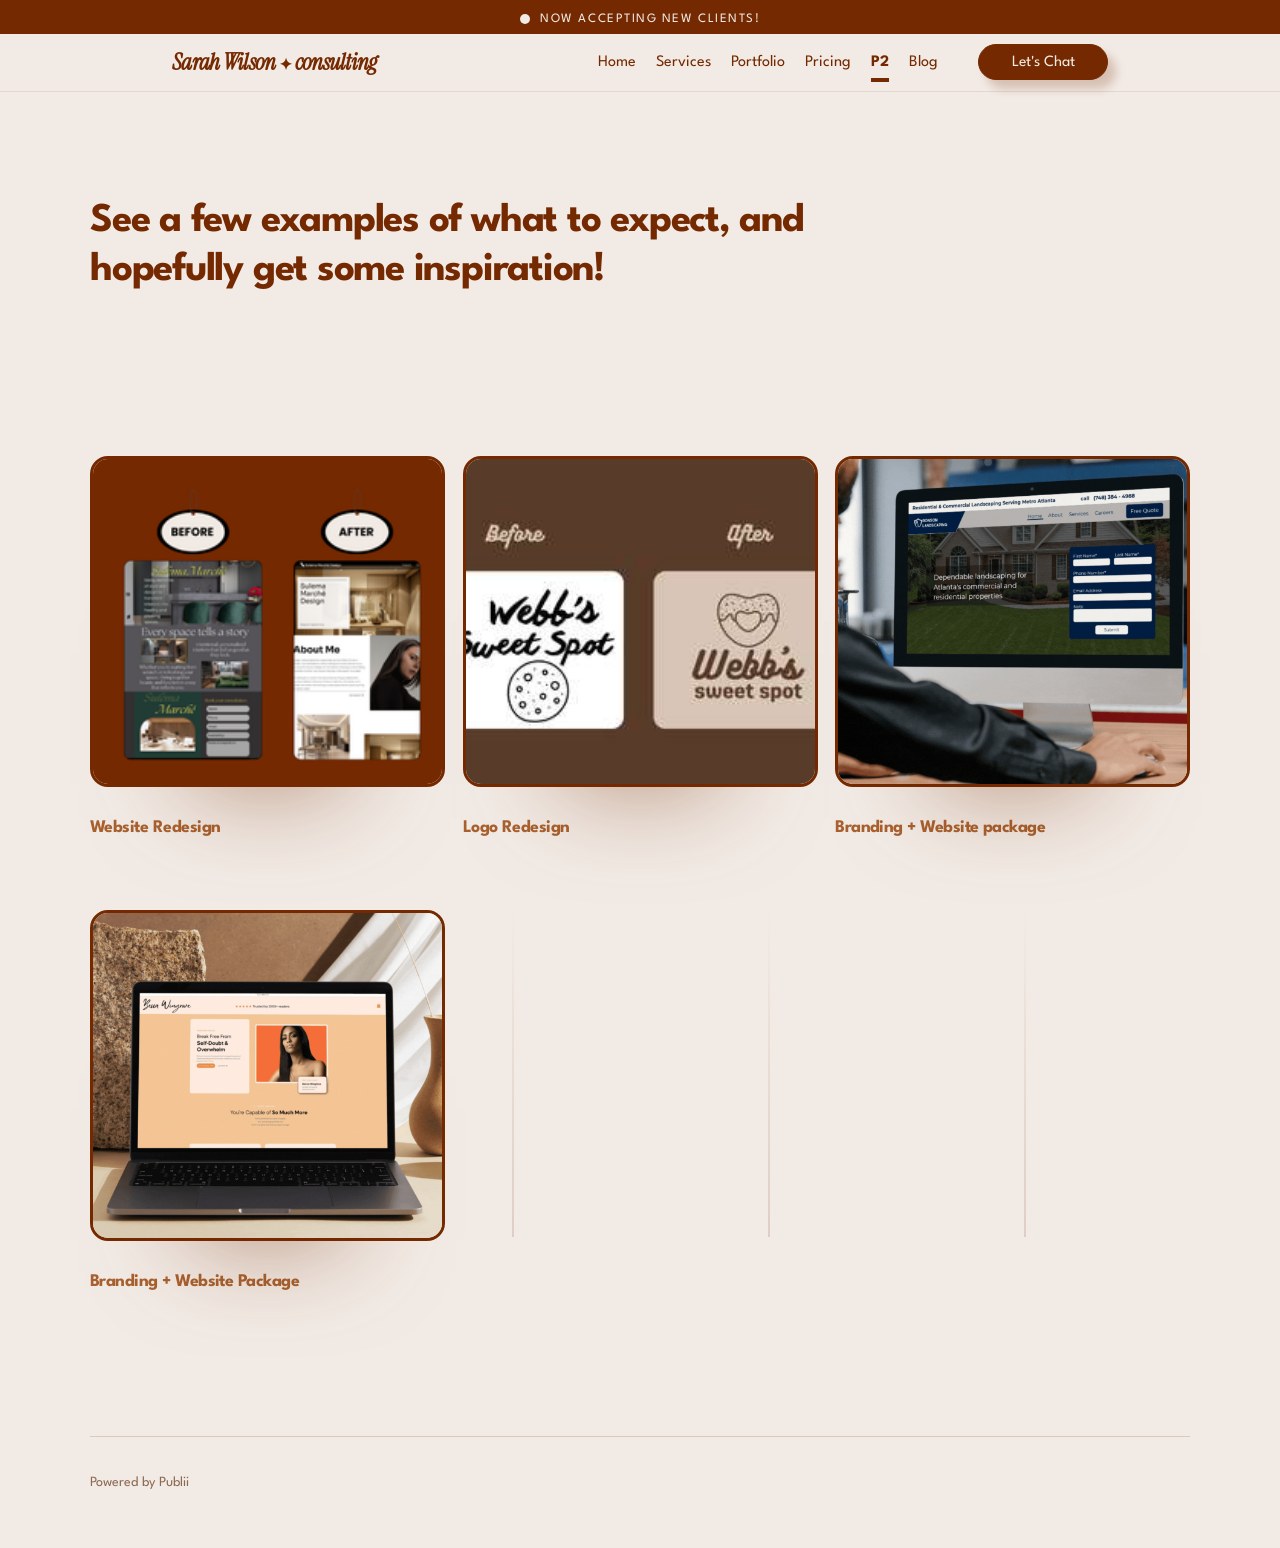
<file: index.html>
<!DOCTYPE html><html lang="en-us"><head><meta charset="utf-8"><meta http-equiv="X-UA-Compatible" content="IE=edge"><meta name="viewport" content="width=device-width,initial-scale=1"><title>Portfolio</title><meta name="generator" content="Publii Open-Source CMS for Static Site"><meta name="theme-color" content="#17181E" media="(prefers-color-scheme: dark)"><meta name="theme-color" content="#D73A42" media="(prefers-color-scheme: light)"><meta name="msapplication-navbutton-color" content="#D73A42"><meta name="apple-mobile-web-app-status-bar-style" content="#D73A42"><link rel="canonical" href="https://sarahwilsonconsulting.github.io/publiiportfolio/"><link rel="alternate" type="application/atom+xml" href="https://sarahwilsonconsulting.github.io/publiiportfolio/feed.xml" title="Portfolio - RSS"><link rel="alternate" type="application/json" href="https://sarahwilsonconsulting.github.io/publiiportfolio/feed.json" title="Portfolio - JSON"><meta property="og:title" content="Portfolio"><meta property="og:site_name" content="Portfolio"><meta property="og:description" content=""><meta property="og:url" content="https://sarahwilsonconsulting.github.io/publiiportfolio/"><meta property="og:type" content="website"><link rel="shortcut icon" href="https://sarahwilsonconsulting.github.io/publiiportfolio/media/website/client-portal-favicon.png" type="image/png"><link rel="shortcut icon" href="https://sarahwilsonconsulting.github.io/publiiportfolio/media/website/client-portal-favicon.png" type="image/png"><link rel="stylesheet" href="https://sarahwilsonconsulting.github.io/publiiportfolio/assets/css/style.css?v&#x3D;a62538bee89a30c55adb0ac371061537"><script type="application/ld+json">{"@context":"http://schema.org","@type":"Organization","name":"Portfolio","url":"https://sarahwilsonconsulting.github.io/publiiportfolio/"}</script><noscript><style>img[loading] {
                    opacity: 1;
                }</style></noscript><div class="status-bar"><span class="pulse"></span> <span>Now Accepting New Clients!</span></div><header class="site-header"><div class="site-header-inner"><a class="brand" href="https://www.sarahwilsonconsulting.com/">Sarah Wilson <span>✦</span> consulting</a> <button class="menu-toggle" type="button" aria-expanded="false" aria-controls="primary-menu" aria-label="Open navigation"><span></span> <span></span> <span></span></button><div class="hero-nav-wrap" id="primary-menu"><nav class="hero-nav" aria-label="Primary"><a href="https://www.sarahwilsonconsulting.com/">Home</a> <a href="https://www.sarahwilsonconsulting.com/services.html">Services</a> <a href="https://www.sarahwilsonconsulting.com/portfolio.html">Portfolio</a> <a href="https://www.sarahwilsonconsulting.com/pricing.html">Pricing</a> <a href="/" aria-current="page">P2</a> <a href="/blog/">Blog</a></nav><a href="#tally-open=2EvMQV&tally-emoji-text=👋&tally-emoji-animation=wave" class="button button-solid button-chat">Let's Chat</a></div></div></header><div class="nav-scrim" hidden></div><script>(function () {
  var body = document.body;
  var menuToggle = document.querySelector(".menu-toggle");
  var menuPanel = document.getElementById("primary-menu");
  var navScrim = document.querySelector(".nav-scrim");

  function closeMenu() {
    body.classList.remove("menu-open");
    if (menuToggle) {
      menuToggle.setAttribute("aria-expanded", "false");
      menuToggle.setAttribute("aria-label", "Open navigation");
    }
  }

  if (menuToggle && menuPanel && navScrim) {
    menuToggle.addEventListener("click", function () {
      var isOpen = body.classList.toggle("menu-open");
      menuToggle.setAttribute("aria-expanded", String(isOpen));
      menuToggle.setAttribute("aria-label", isOpen ? "Close navigation" : "Open navigation");
      navScrim.hidden = false;
      if (!isOpen) {
        window.setTimeout(function () {
          if (!body.classList.contains("menu-open")) {
            navScrim.hidden = true;
          }
        }, 220);
      }
    });

    navScrim.addEventListener("click", function () {
      closeMenu();
      window.setTimeout(function () {
        navScrim.hidden = true;
      }, 220);
    });

    menuPanel.querySelectorAll("a").forEach(function (link) {
      link.addEventListener("click", function () {
        closeMenu();
        window.setTimeout(function () {
          navScrim.hidden = true;
        }, 220);
      });
    });
  }
})();</script></head><body class="home-template lines"><link rel="preconnect" href="https://fonts.googleapis.com"><link rel="preconnect" href="https://fonts.gstatic.com" crossorigin><link href="https://fonts.googleapis.com/css2?family=Instrument+Serif:ital@0;1&family=League+Spartan:wght@400;500;600;700;800&family=Cormorant+Garamond:wght@500;600;700&display=swap" rel="stylesheet"><meta name="theme-color" content="#752900"><script async src="https://tally.so/widgets/embed.js"></script><div class="container lines lines--right"><header class="header"><a href="https://sarahwilsonconsulting.github.io/publiiportfolio/" class="logo">Portfolio</a></header><main class="main"><div class="hero"><h1>See a few examples of what to expect, and hopefully get some inspiration!</h1></div><div class="main__content"><div class="l-options" role="toolbar" aria-label="View options"><div class="l-options__item switchers" role="group" aria-label="View layout"><button class="switchers__item is-active" aria-pressed="true" aria-label="Grid view"><svg width="20" height="20" fill="currentColor" aria-hidden="true" focusable="false"><use xlink:href="https://sarahwilsonconsulting.github.io/publiiportfolio/assets/svg/svg-map.svg#switcher-grid"/></svg></button> <button class="switchers__item" aria-pressed="false" aria-label="List view"><svg width="20" height="20" fill="currentColor" aria-hidden="true" focusable="false"><use xlink:href="https://sarahwilsonconsulting.github.io/publiiportfolio/assets/svg/svg-map.svg#switcher-rows"/></svg></button></div></div><div class="l-grid l-grid--3"><article class="c-card"><div class="c-card__wrapper"><figure class="c-card__image is-img-loading"><img src="https://sarahwilsonconsulting.github.io/publiiportfolio/media/posts/4/Designer-mockup.png" srcset="https://sarahwilsonconsulting.github.io/publiiportfolio/media/posts/4/responsive/Designer-mockup-xs.png 384w, https://sarahwilsonconsulting.github.io/publiiportfolio/media/posts/4/responsive/Designer-mockup-sm.png 600w, https://sarahwilsonconsulting.github.io/publiiportfolio/media/posts/4/responsive/Designer-mockup-md.png 768w, https://sarahwilsonconsulting.github.io/publiiportfolio/media/posts/4/responsive/Designer-mockup-lg.png 1200w" sizes="(min-width: 37.5em) 8vw, 33vw" loading="lazy" height="768" width="1366" alt=""></figure><div class="c-card__content"><header><h2 class="c-card__title"><a href="https://sarahwilsonconsulting.github.io/publiiportfolio/website-redesign.html" class="invert">Website Redesign</a></h2></header><footer class="c-card__meta"></footer></div></div></article><article class="c-card"><div class="c-card__wrapper"><figure class="c-card__image is-img-loading"><img src="https://sarahwilsonconsulting.github.io/publiiportfolio/media/posts/3/before-after.jpg" srcset="https://sarahwilsonconsulting.github.io/publiiportfolio/media/posts/3/responsive/before-after-xs.jpg 384w, https://sarahwilsonconsulting.github.io/publiiportfolio/media/posts/3/responsive/before-after-sm.jpg 600w, https://sarahwilsonconsulting.github.io/publiiportfolio/media/posts/3/responsive/before-after-md.jpg 768w, https://sarahwilsonconsulting.github.io/publiiportfolio/media/posts/3/responsive/before-after-lg.jpg 1200w" sizes="(min-width: 37.5em) 8vw, 33vw" loading="lazy" height="1080" width="1920" alt=""></figure><div class="c-card__content"><header><h2 class="c-card__title"><a href="https://sarahwilsonconsulting.github.io/publiiportfolio/logo-redesign.html" class="invert">Logo Redesign</a></h2></header><footer class="c-card__meta"></footer></div></div></article><article class="c-card"><div class="c-card__wrapper"><figure class="c-card__image is-img-loading"><img src="https://sarahwilsonconsulting.github.io/publiiportfolio/media/posts/2/Untitled-design.gif" loading="lazy" height="1080" width="1920" alt=""></figure><div class="c-card__content"><header><h2 class="c-card__title"><a href="https://sarahwilsonconsulting.github.io/publiiportfolio/lawncare-service-booking-site.html" class="invert">Branding + Website package</a></h2></header><footer class="c-card__meta"></footer></div></div></article><article class="c-card"><div class="c-card__wrapper"><figure class="c-card__image is-img-loading"><img src="https://sarahwilsonconsulting.github.io/publiiportfolio/media/posts/1/Becca-Wingrove.gif" loading="lazy" height="1080" width="1920" alt="Custom Website With Ecommerce Functionality"></figure><div class="c-card__content"><header><h2 class="c-card__title"><a href="https://sarahwilsonconsulting.github.io/publiiportfolio/custom-website-with-ecommerce-functionality.html" class="invert">Branding + Website Package</a></h2></header><footer class="c-card__meta"></footer></div></div></article></div></div></main><footer class="footer"><div class="footer__left"><div class="footer__copy">Powered by Publii</div></div><button onclick="backToTopFunction()" id="backToTop" class="footer__bttop" aria-label="Back to top" title="Back to top"><svg><use xlink:href="https://sarahwilsonconsulting.github.io/publiiportfolio/assets/svg/svg-map.svg#toparrow"/></svg></button></footer></div><script>window.publiiThemeMenuConfig = { mobileMenuMode: 'sidebar', animationSpeed: 300, submenuWidth: 'auto', doubleClickTime: 500, mobileMenuExpandableSubmenus: true, relatedContainerForOverlayMenuSelector: '.navbar', };</script><script defer="defer" src="https://sarahwilsonconsulting.github.io/publiiportfolio/assets/js/scripts.min.js?v&#x3D;628f9b14187b480516b6c7f8be1e7585"></script><script>function publiiDetectLoadedImages () {
         var images = document.querySelectorAll('img[loading]:not(.is-loaded)');
         for (var i = 0; i < images.length; i++) {
            if (images[i].complete) {
               images[i].classList.add('is-loaded');
               images[i].parentNode.classList.remove('is-img-loading');
            } else {
               images[i].addEventListener('load', function () {
                  this.classList.add('is-loaded');
                  this.parentNode.classList.remove('is-img-loading');
               }, false);
            }
         }
      }
      publiiDetectLoadedImages();</script><script>(function() {
			var originalTitle = document.title;
			var timeout;
			document.addEventListener("visibilitychange", function() {
				if (document.hidden) {
					document.title = "👀 We miss you! Come back!";
				} else {
					clearTimeout(timeout);
					document.title = "🎉 Welcome back!";
							setTimeout(function() {
								document.title = originalTitle;
							}, 2000);
				}
			});
		})();</script></body></html>
</file>
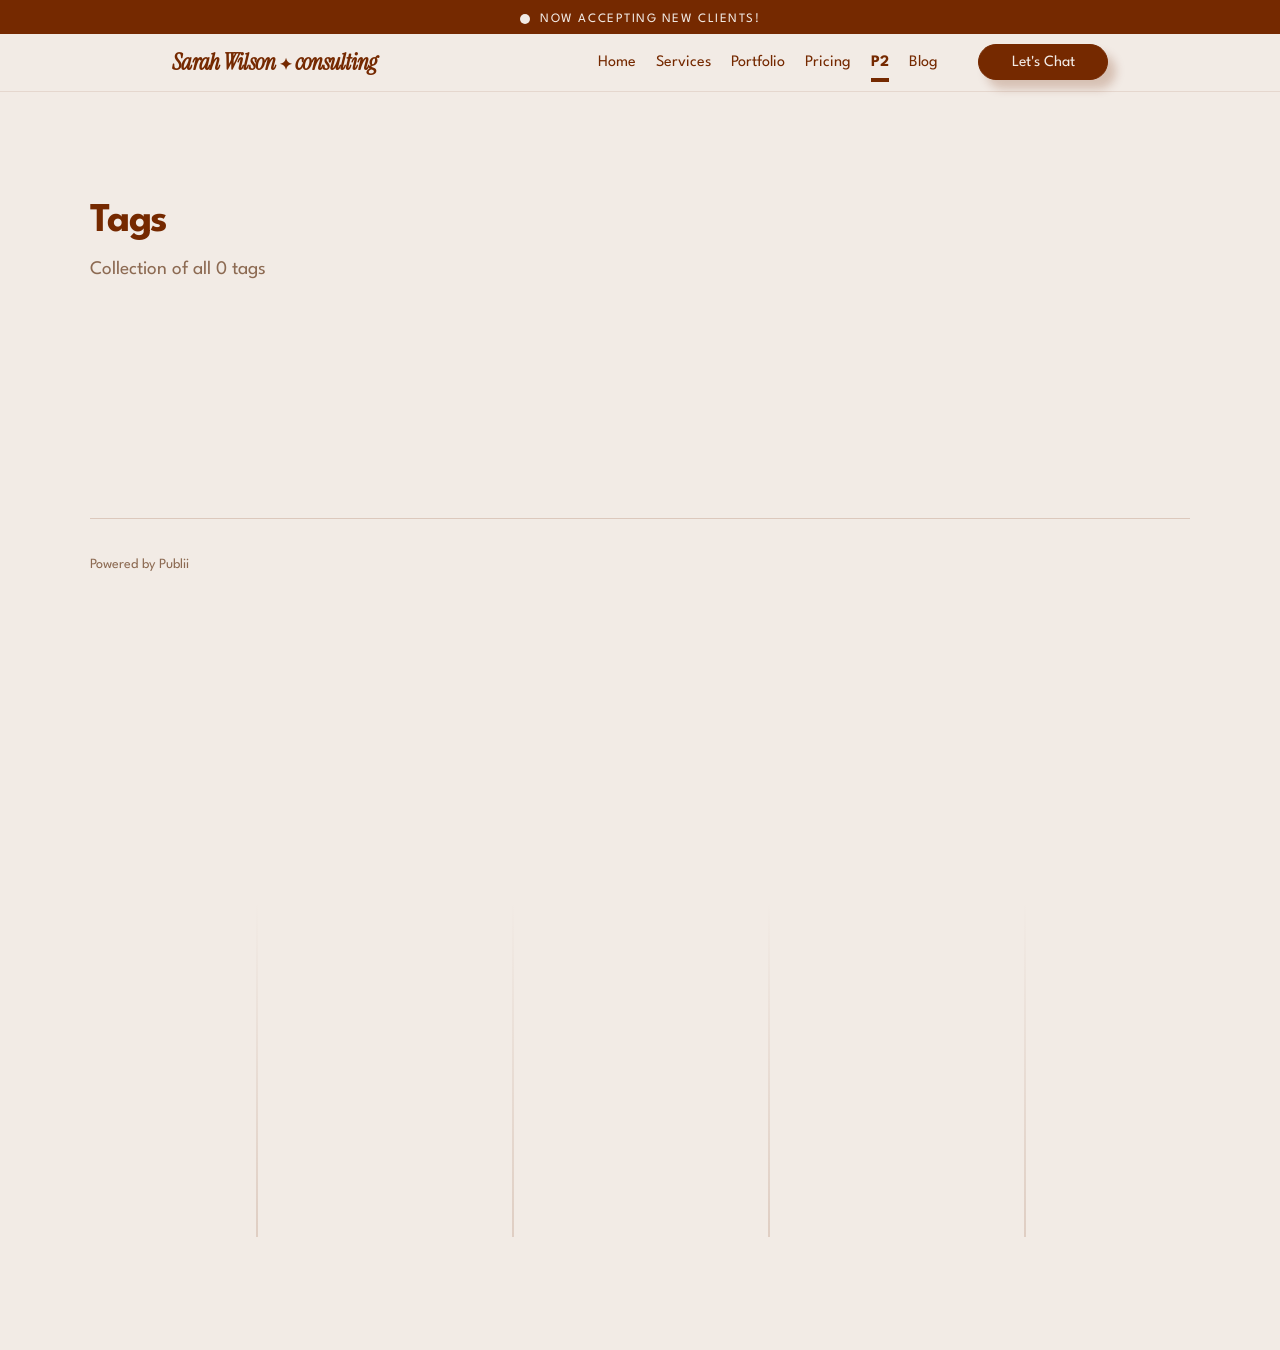
<file: tags/index.html>
<!DOCTYPE html><html lang="en-us"><head><meta charset="utf-8"><meta http-equiv="X-UA-Compatible" content="IE=edge"><meta name="viewport" content="width=device-width,initial-scale=1"><title>All tags - Portfolio</title><meta name="robots" content="noindex, follow"><meta name="generator" content="Publii Open-Source CMS for Static Site"><meta name="theme-color" content="#17181E" media="(prefers-color-scheme: dark)"><meta name="theme-color" content="#D73A42" media="(prefers-color-scheme: light)"><meta name="msapplication-navbutton-color" content="#D73A42"><meta name="apple-mobile-web-app-status-bar-style" content="#D73A42"><link rel="alternate" type="application/atom+xml" href="https://sarahwilsonconsulting.github.io/publiiportfolio/feed.xml" title="Portfolio - RSS"><link rel="alternate" type="application/json" href="https://sarahwilsonconsulting.github.io/publiiportfolio/feed.json" title="Portfolio - JSON"><meta property="og:title" content="Portfolio"><meta property="og:site_name" content="Portfolio"><meta property="og:description" content=""><meta property="og:url" content="https://sarahwilsonconsulting.github.io/publiiportfolio/tags/"><meta property="og:type" content="website"><link rel="shortcut icon" href="https://sarahwilsonconsulting.github.io/publiiportfolio/media/website/client-portal-favicon.png" type="image/png"><link rel="shortcut icon" href="https://sarahwilsonconsulting.github.io/publiiportfolio/media/website/client-portal-favicon.png" type="image/png"><link rel="stylesheet" href="https://sarahwilsonconsulting.github.io/publiiportfolio/assets/css/style.css?v&#x3D;a62538bee89a30c55adb0ac371061537"><script type="application/ld+json">{"@context":"http://schema.org","@type":"Organization","name":"Portfolio","url":"https://sarahwilsonconsulting.github.io/publiiportfolio/"}</script><noscript><style>img[loading] {
                    opacity: 1;
                }</style></noscript><div class="status-bar"><span class="pulse"></span> <span>Now Accepting New Clients!</span></div><header class="site-header"><div class="site-header-inner"><a class="brand" href="https://www.sarahwilsonconsulting.com/">Sarah Wilson <span>✦</span> consulting</a> <button class="menu-toggle" type="button" aria-expanded="false" aria-controls="primary-menu" aria-label="Open navigation"><span></span> <span></span> <span></span></button><div class="hero-nav-wrap" id="primary-menu"><nav class="hero-nav" aria-label="Primary"><a href="https://www.sarahwilsonconsulting.com/">Home</a> <a href="https://www.sarahwilsonconsulting.com/services.html">Services</a> <a href="https://www.sarahwilsonconsulting.com/portfolio.html">Portfolio</a> <a href="https://www.sarahwilsonconsulting.com/pricing.html">Pricing</a> <a href="/" aria-current="page">P2</a> <a href="/blog/">Blog</a></nav><a href="#tally-open=2EvMQV&tally-emoji-text=👋&tally-emoji-animation=wave" class="button button-solid button-chat">Let's Chat</a></div></div></header><div class="nav-scrim" hidden></div><script>(function () {
  var body = document.body;
  var menuToggle = document.querySelector(".menu-toggle");
  var menuPanel = document.getElementById("primary-menu");
  var navScrim = document.querySelector(".nav-scrim");

  function closeMenu() {
    body.classList.remove("menu-open");
    if (menuToggle) {
      menuToggle.setAttribute("aria-expanded", "false");
      menuToggle.setAttribute("aria-label", "Open navigation");
    }
  }

  if (menuToggle && menuPanel && navScrim) {
    menuToggle.addEventListener("click", function () {
      var isOpen = body.classList.toggle("menu-open");
      menuToggle.setAttribute("aria-expanded", String(isOpen));
      menuToggle.setAttribute("aria-label", isOpen ? "Close navigation" : "Open navigation");
      navScrim.hidden = false;
      if (!isOpen) {
        window.setTimeout(function () {
          if (!body.classList.contains("menu-open")) {
            navScrim.hidden = true;
          }
        }, 220);
      }
    });

    navScrim.addEventListener("click", function () {
      closeMenu();
      window.setTimeout(function () {
        navScrim.hidden = true;
      }, 220);
    });

    menuPanel.querySelectorAll("a").forEach(function (link) {
      link.addEventListener("click", function () {
        closeMenu();
        window.setTimeout(function () {
          navScrim.hidden = true;
        }, 220);
      });
    });
  }
})();</script></head><body class="tags-template lines"><link rel="preconnect" href="https://fonts.googleapis.com"><link rel="preconnect" href="https://fonts.gstatic.com" crossorigin><link href="https://fonts.googleapis.com/css2?family=Instrument+Serif:ital@0;1&family=League+Spartan:wght@400;500;600;700;800&family=Cormorant+Garamond:wght@500;600;700&display=swap" rel="stylesheet"><meta name="theme-color" content="#752900"><script async src="https://tally.so/widgets/embed.js"></script><div class="container lines lines--right"><header class="header"><a href="https://sarahwilsonconsulting.github.io/publiiportfolio/" class="logo">Portfolio</a></header><main class="main page page--tags"><div class="hero"><h1>Tags</h1><p>Collection of all 0 tags</p></div><div class="main__content"><div class="l-options nomobile"><div class="l-options__item switchers"><button class="switchers__item is-active"><svg width="20" height="20" fill="currentColor"><use xlink:href="https://sarahwilsonconsulting.github.io/publiiportfolio/assets/svg/svg-map.svg#switcher-grid"/></svg></button> <button class="switchers__item"><svg width="20" height="20" fill="currentColor"><use xlink:href="https://sarahwilsonconsulting.github.io/publiiportfolio/assets/svg/svg-map.svg#switcher-rows"/></svg></button></div></div><ul class="l-grid l-grid--2"></ul></div></main><footer class="footer"><div class="footer__left"><div class="footer__copy">Powered by Publii</div></div><button onclick="backToTopFunction()" id="backToTop" class="footer__bttop" aria-label="Back to top" title="Back to top"><svg><use xlink:href="https://sarahwilsonconsulting.github.io/publiiportfolio/assets/svg/svg-map.svg#toparrow"/></svg></button></footer></div><script>window.publiiThemeMenuConfig = { mobileMenuMode: 'sidebar', animationSpeed: 300, submenuWidth: 'auto', doubleClickTime: 500, mobileMenuExpandableSubmenus: true, relatedContainerForOverlayMenuSelector: '.navbar', };</script><script defer="defer" src="https://sarahwilsonconsulting.github.io/publiiportfolio/assets/js/scripts.min.js?v&#x3D;628f9b14187b480516b6c7f8be1e7585"></script><script>function publiiDetectLoadedImages () {
         var images = document.querySelectorAll('img[loading]:not(.is-loaded)');
         for (var i = 0; i < images.length; i++) {
            if (images[i].complete) {
               images[i].classList.add('is-loaded');
               images[i].parentNode.classList.remove('is-img-loading');
            } else {
               images[i].addEventListener('load', function () {
                  this.classList.add('is-loaded');
                  this.parentNode.classList.remove('is-img-loading');
               }, false);
            }
         }
      }
      publiiDetectLoadedImages();</script><script>(function() {
			var originalTitle = document.title;
			var timeout;
			document.addEventListener("visibilitychange", function() {
				if (document.hidden) {
					document.title = "👀 We miss you! Come back!";
				} else {
					clearTimeout(timeout);
					document.title = "🎉 Welcome back!";
							setTimeout(function() {
								document.title = originalTitle;
							}, 2000);
				}
			});
		})();</script></body></html>
</file>
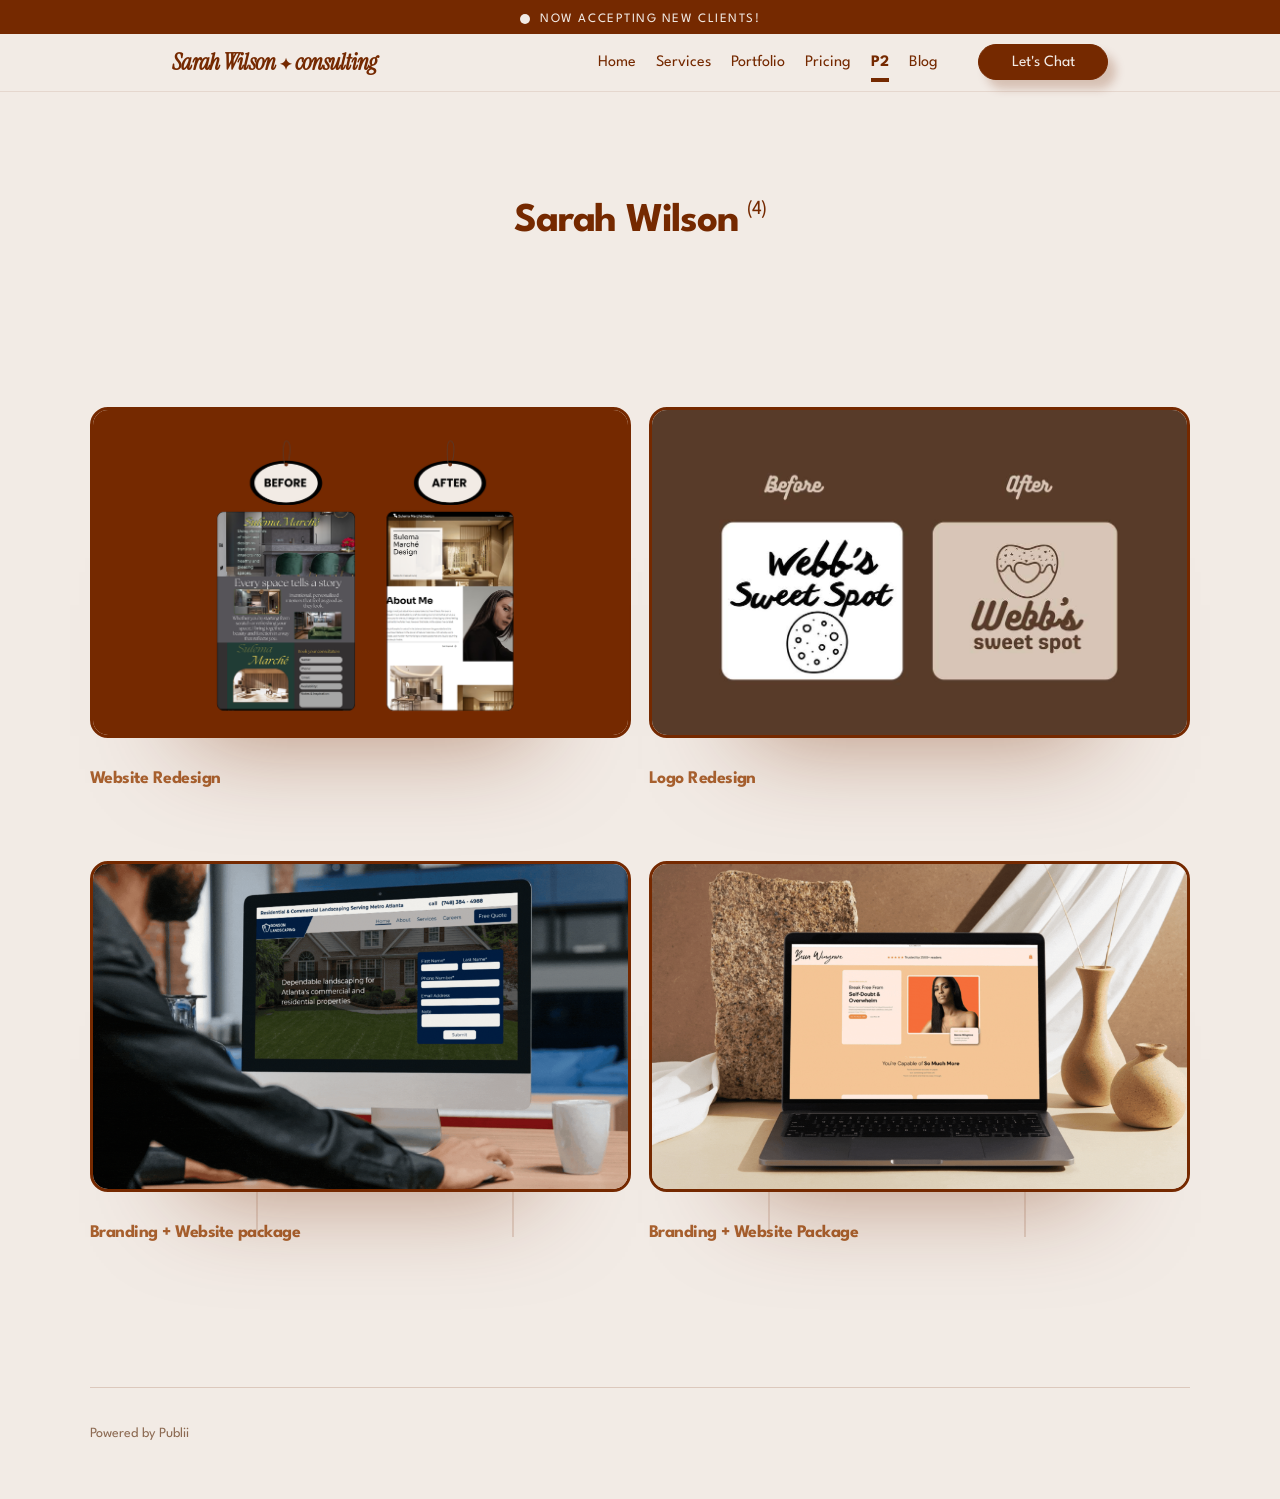
<file: authors/sarah-wilson/index.html>
<!DOCTYPE html><html lang="en-us"><head><meta charset="utf-8"><meta http-equiv="X-UA-Compatible" content="IE=edge"><meta name="viewport" content="width=device-width,initial-scale=1"><title>Author: Sarah Wilson - Portfolio</title><meta name="robots" content="noindex, follow"><meta name="generator" content="Publii Open-Source CMS for Static Site"><meta name="theme-color" content="#17181E" media="(prefers-color-scheme: dark)"><meta name="theme-color" content="#D73A42" media="(prefers-color-scheme: light)"><meta name="msapplication-navbutton-color" content="#D73A42"><meta name="apple-mobile-web-app-status-bar-style" content="#D73A42"><link rel="alternate" type="application/atom+xml" href="https://sarahwilsonconsulting.github.io/publiiportfolio/feed.xml" title="Portfolio - RSS"><link rel="alternate" type="application/json" href="https://sarahwilsonconsulting.github.io/publiiportfolio/feed.json" title="Portfolio - JSON"><meta property="og:title" content="Sarah Wilson"><meta property="og:site_name" content="Portfolio"><meta property="og:description" content=""><meta property="og:url" content="https://sarahwilsonconsulting.github.io/publiiportfolio/authors/sarah-wilson/"><meta property="og:type" content="website"><link rel="shortcut icon" href="https://sarahwilsonconsulting.github.io/publiiportfolio/media/website/client-portal-favicon.png" type="image/png"><link rel="shortcut icon" href="https://sarahwilsonconsulting.github.io/publiiportfolio/media/website/client-portal-favicon.png" type="image/png"><link rel="stylesheet" href="https://sarahwilsonconsulting.github.io/publiiportfolio/assets/css/style.css?v&#x3D;a62538bee89a30c55adb0ac371061537"><script type="application/ld+json">{"@context":"http://schema.org","@type":"Organization","name":"Portfolio","url":"https://sarahwilsonconsulting.github.io/publiiportfolio/"}</script><noscript><style>img[loading] {
                    opacity: 1;
                }</style></noscript><div class="status-bar"><span class="pulse"></span> <span>Now Accepting New Clients!</span></div><header class="site-header"><div class="site-header-inner"><a class="brand" href="https://www.sarahwilsonconsulting.com/">Sarah Wilson <span>✦</span> consulting</a> <button class="menu-toggle" type="button" aria-expanded="false" aria-controls="primary-menu" aria-label="Open navigation"><span></span> <span></span> <span></span></button><div class="hero-nav-wrap" id="primary-menu"><nav class="hero-nav" aria-label="Primary"><a href="https://www.sarahwilsonconsulting.com/">Home</a> <a href="https://www.sarahwilsonconsulting.com/services.html">Services</a> <a href="https://www.sarahwilsonconsulting.com/portfolio.html">Portfolio</a> <a href="https://www.sarahwilsonconsulting.com/pricing.html">Pricing</a> <a href="/" aria-current="page">P2</a> <a href="/blog/">Blog</a></nav><a href="#tally-open=2EvMQV&tally-emoji-text=👋&tally-emoji-animation=wave" class="button button-solid button-chat">Let's Chat</a></div></div></header><div class="nav-scrim" hidden></div><script>(function () {
  var body = document.body;
  var menuToggle = document.querySelector(".menu-toggle");
  var menuPanel = document.getElementById("primary-menu");
  var navScrim = document.querySelector(".nav-scrim");

  function closeMenu() {
    body.classList.remove("menu-open");
    if (menuToggle) {
      menuToggle.setAttribute("aria-expanded", "false");
      menuToggle.setAttribute("aria-label", "Open navigation");
    }
  }

  if (menuToggle && menuPanel && navScrim) {
    menuToggle.addEventListener("click", function () {
      var isOpen = body.classList.toggle("menu-open");
      menuToggle.setAttribute("aria-expanded", String(isOpen));
      menuToggle.setAttribute("aria-label", isOpen ? "Close navigation" : "Open navigation");
      navScrim.hidden = false;
      if (!isOpen) {
        window.setTimeout(function () {
          if (!body.classList.contains("menu-open")) {
            navScrim.hidden = true;
          }
        }, 220);
      }
    });

    navScrim.addEventListener("click", function () {
      closeMenu();
      window.setTimeout(function () {
        navScrim.hidden = true;
      }, 220);
    });

    menuPanel.querySelectorAll("a").forEach(function (link) {
      link.addEventListener("click", function () {
        closeMenu();
        window.setTimeout(function () {
          navScrim.hidden = true;
        }, 220);
      });
    });
  }
})();</script></head><body class="author-template lines"><link rel="preconnect" href="https://fonts.googleapis.com"><link rel="preconnect" href="https://fonts.gstatic.com" crossorigin><link href="https://fonts.googleapis.com/css2?family=Instrument+Serif:ital@0;1&family=League+Spartan:wght@400;500;600;700;800&family=Cormorant+Garamond:wght@500;600;700&display=swap" rel="stylesheet"><meta name="theme-color" content="#752900"><script async src="https://tally.so/widgets/embed.js"></script><div class="container lines lines--right"><header class="header"><a href="https://sarahwilsonconsulting.github.io/publiiportfolio/" class="logo">Portfolio</a></header><main class="main page page--author"><div class="hero hero--centered"><h1>Sarah Wilson <sup>(4)</sup></h1></div><div class="main__content"><div class="l-options nomobile"><div class="l-options__item switchers"><button class="switchers__item is-active"><svg width="20" height="20" fill="currentColor"><use xlink:href="https://sarahwilsonconsulting.github.io/publiiportfolio/assets/svg/svg-map.svg#switcher-grid"/></svg></button> <button class="switchers__item"><svg width="20" height="20" fill="currentColor"><use xlink:href="https://sarahwilsonconsulting.github.io/publiiportfolio/assets/svg/svg-map.svg#switcher-rows"/></svg></button></div></div><div class="l-grid l-grid--2"><article class="c-card"><div class="c-card__wrapper"><figure class="c-card__image is-img-loading"><img src="https://sarahwilsonconsulting.github.io/publiiportfolio/media/posts/4/Designer-mockup.png" srcset="https://sarahwilsonconsulting.github.io/publiiportfolio/media/posts/4/responsive/Designer-mockup-xs.png 384w, https://sarahwilsonconsulting.github.io/publiiportfolio/media/posts/4/responsive/Designer-mockup-sm.png 600w, https://sarahwilsonconsulting.github.io/publiiportfolio/media/posts/4/responsive/Designer-mockup-md.png 768w, https://sarahwilsonconsulting.github.io/publiiportfolio/media/posts/4/responsive/Designer-mockup-lg.png 1200w" sizes="(min-width: 37.5em) 80vw, 50vw" loading="lazy" height="768" width="1366" alt=""></figure><div class="c-card__content"><header><h2 class="c-card__title"><a href="https://sarahwilsonconsulting.github.io/publiiportfolio/website-redesign.html" class="invert">Website Redesign</a></h2></header><footer class="c-card__meta"></footer></div></div></article><article class="c-card"><div class="c-card__wrapper"><figure class="c-card__image is-img-loading"><img src="https://sarahwilsonconsulting.github.io/publiiportfolio/media/posts/3/before-after.jpg" srcset="https://sarahwilsonconsulting.github.io/publiiportfolio/media/posts/3/responsive/before-after-xs.jpg 384w, https://sarahwilsonconsulting.github.io/publiiportfolio/media/posts/3/responsive/before-after-sm.jpg 600w, https://sarahwilsonconsulting.github.io/publiiportfolio/media/posts/3/responsive/before-after-md.jpg 768w, https://sarahwilsonconsulting.github.io/publiiportfolio/media/posts/3/responsive/before-after-lg.jpg 1200w" sizes="(min-width: 37.5em) 80vw, 50vw" loading="lazy" height="1080" width="1920" alt=""></figure><div class="c-card__content"><header><h2 class="c-card__title"><a href="https://sarahwilsonconsulting.github.io/publiiportfolio/logo-redesign.html" class="invert">Logo Redesign</a></h2></header><footer class="c-card__meta"></footer></div></div></article><article class="c-card"><div class="c-card__wrapper"><figure class="c-card__image is-img-loading"><img src="https://sarahwilsonconsulting.github.io/publiiportfolio/media/posts/2/Untitled-design.gif" loading="lazy" height="1080" width="1920" alt=""></figure><div class="c-card__content"><header><h2 class="c-card__title"><a href="https://sarahwilsonconsulting.github.io/publiiportfolio/lawncare-service-booking-site.html" class="invert">Branding + Website package</a></h2></header><footer class="c-card__meta"></footer></div></div></article><article class="c-card"><div class="c-card__wrapper"><figure class="c-card__image is-img-loading"><img src="https://sarahwilsonconsulting.github.io/publiiportfolio/media/posts/1/Becca-Wingrove.gif" loading="lazy" height="1080" width="1920" alt="Custom Website With Ecommerce Functionality"></figure><div class="c-card__content"><header><h2 class="c-card__title"><a href="https://sarahwilsonconsulting.github.io/publiiportfolio/custom-website-with-ecommerce-functionality.html" class="invert">Branding + Website Package</a></h2></header><footer class="c-card__meta"></footer></div></div></article></div></div></main><footer class="footer"><div class="footer__left"><div class="footer__copy">Powered by Publii</div></div><button onclick="backToTopFunction()" id="backToTop" class="footer__bttop" aria-label="Back to top" title="Back to top"><svg><use xlink:href="https://sarahwilsonconsulting.github.io/publiiportfolio/assets/svg/svg-map.svg#toparrow"/></svg></button></footer></div><script>window.publiiThemeMenuConfig = { mobileMenuMode: 'sidebar', animationSpeed: 300, submenuWidth: 'auto', doubleClickTime: 500, mobileMenuExpandableSubmenus: true, relatedContainerForOverlayMenuSelector: '.navbar', };</script><script defer="defer" src="https://sarahwilsonconsulting.github.io/publiiportfolio/assets/js/scripts.min.js?v&#x3D;628f9b14187b480516b6c7f8be1e7585"></script><script>function publiiDetectLoadedImages () {
         var images = document.querySelectorAll('img[loading]:not(.is-loaded)');
         for (var i = 0; i < images.length; i++) {
            if (images[i].complete) {
               images[i].classList.add('is-loaded');
               images[i].parentNode.classList.remove('is-img-loading');
            } else {
               images[i].addEventListener('load', function () {
                  this.classList.add('is-loaded');
                  this.parentNode.classList.remove('is-img-loading');
               }, false);
            }
         }
      }
      publiiDetectLoadedImages();</script><script>(function() {
			var originalTitle = document.title;
			var timeout;
			document.addEventListener("visibilitychange", function() {
				if (document.hidden) {
					document.title = "👀 We miss you! Come back!";
				} else {
					clearTimeout(timeout);
					document.title = "🎉 Welcome back!";
							setTimeout(function() {
								document.title = originalTitle;
							}, 2000);
				}
			});
		})();</script></body></html>
</file>
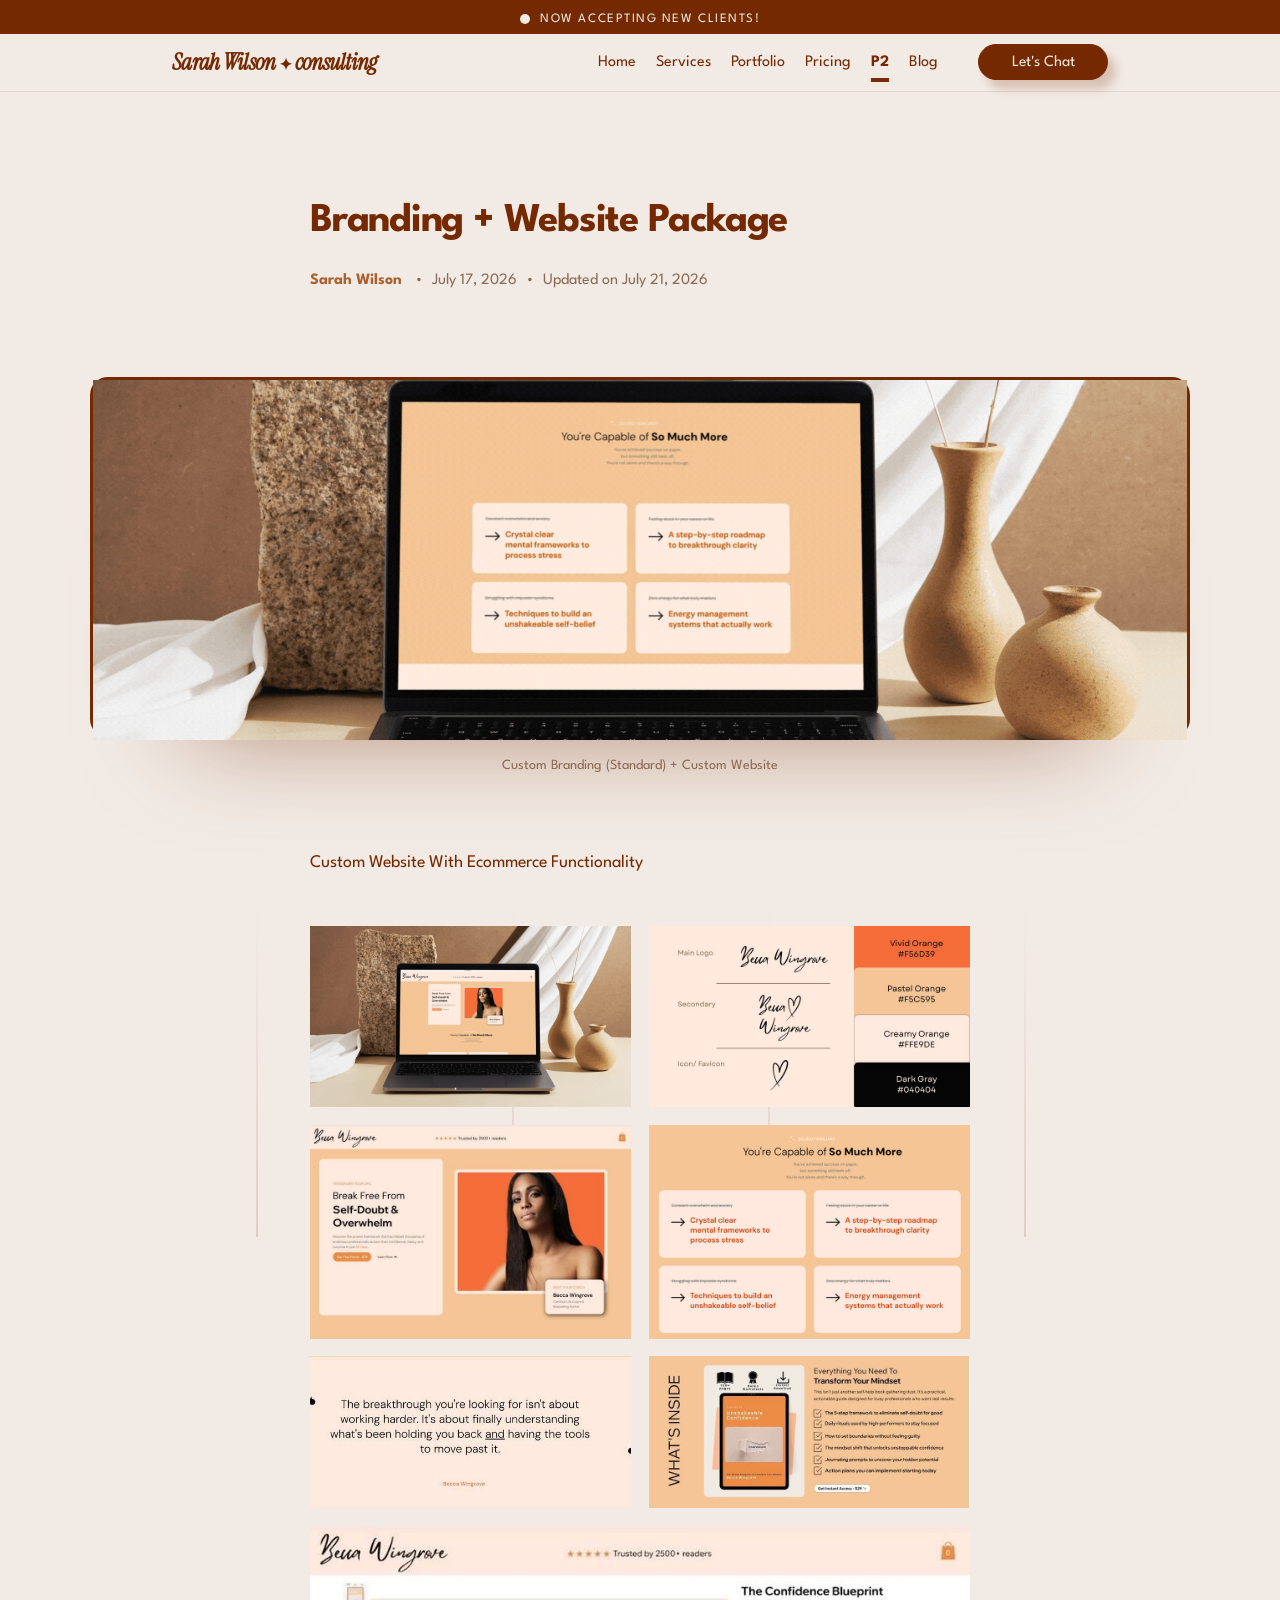
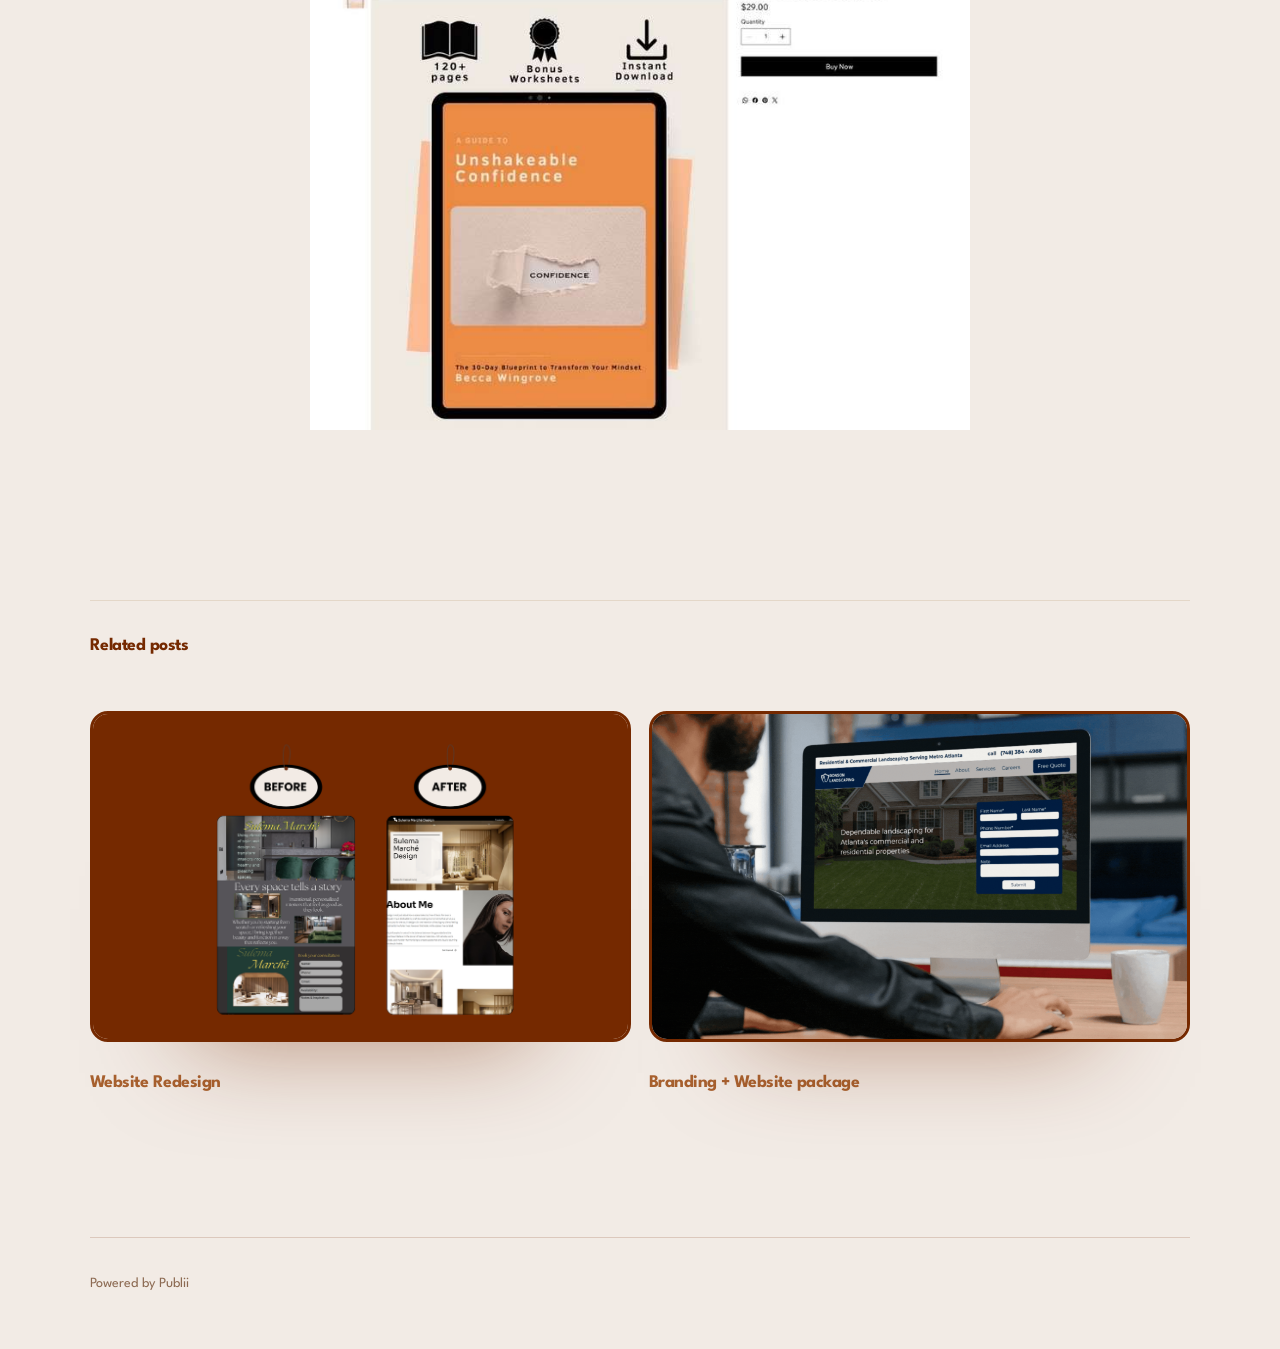
<file: custom-website-with-ecommerce-functionality.html>
<!DOCTYPE html><html lang="en-us"><head><meta charset="utf-8"><meta http-equiv="X-UA-Compatible" content="IE=edge"><meta name="viewport" content="width=device-width,initial-scale=1"><title>Branding + Website Package - Portfolio</title><meta name="description" content="Custom Website With Ecommerce Functionality Custom branding that is used on social media, digital products, and a website. The website&amp;hellip;"><meta name="generator" content="Publii Open-Source CMS for Static Site"><meta name="theme-color" content="#17181E" media="(prefers-color-scheme: dark)"><meta name="theme-color" content="#D73A42" media="(prefers-color-scheme: light)"><meta name="msapplication-navbutton-color" content="#D73A42"><meta name="apple-mobile-web-app-status-bar-style" content="#D73A42"><link rel="canonical" href="https://sarahwilsonconsulting.github.io/publiiportfolio/custom-website-with-ecommerce-functionality.html"><link rel="alternate" type="application/atom+xml" href="https://sarahwilsonconsulting.github.io/publiiportfolio/feed.xml" title="Portfolio - RSS"><link rel="alternate" type="application/json" href="https://sarahwilsonconsulting.github.io/publiiportfolio/feed.json" title="Portfolio - JSON"><meta property="og:title" content="Branding + Website Package"><meta property="og:image" content="https://sarahwilsonconsulting.github.io/publiiportfolio/media/posts/1/Becca-Wingrove.gif"><meta property="og:image:width" content="1920"><meta property="og:image:height" content="1080"><meta property="og:site_name" content="Portfolio"><meta property="og:description" content="Custom Website With Ecommerce Functionality Custom branding that is used on social media, digital products, and a website. The website&amp;hellip;"><meta property="og:url" content="https://sarahwilsonconsulting.github.io/publiiportfolio/custom-website-with-ecommerce-functionality.html"><meta property="og:type" content="article"><link rel="shortcut icon" href="https://sarahwilsonconsulting.github.io/publiiportfolio/media/website/client-portal-favicon.png" type="image/png"><link rel="shortcut icon" href="https://sarahwilsonconsulting.github.io/publiiportfolio/media/website/client-portal-favicon.png" type="image/png"><link rel="stylesheet" href="https://sarahwilsonconsulting.github.io/publiiportfolio/assets/css/style.css?v&#x3D;a62538bee89a30c55adb0ac371061537"><script type="application/ld+json">{"@context":"http://schema.org","@type":"Article","mainEntityOfPage":{"@type":"WebPage","@id":"https://sarahwilsonconsulting.github.io/publiiportfolio/custom-website-with-ecommerce-functionality.html"},"headline":"Branding + Website Package","datePublished":"2026-07-17T16:49-04:00","dateModified":"2026-07-21T14:18-04:00","image":{"@type":"ImageObject","url":"https://sarahwilsonconsulting.github.io/publiiportfolio/media/posts/1/Becca-Wingrove.gif","height":1080,"width":1920},"description":"Custom Website With Ecommerce Functionality Custom branding that is used on social media, digital products, and a website. The website&hellip;","author":{"@type":"Person","name":"Sarah Wilson","url":"https://sarahwilsonconsulting.github.io/publiiportfolio/authors/sarah-wilson/"},"publisher":{"@type":"Organization","name":"Sarah Wilson"}}</script><noscript><style>img[loading] {
                    opacity: 1;
                }</style></noscript><div class="status-bar"><span class="pulse"></span> <span>Now Accepting New Clients!</span></div><header class="site-header"><div class="site-header-inner"><a class="brand" href="https://www.sarahwilsonconsulting.com/">Sarah Wilson <span>✦</span> consulting</a> <button class="menu-toggle" type="button" aria-expanded="false" aria-controls="primary-menu" aria-label="Open navigation"><span></span> <span></span> <span></span></button><div class="hero-nav-wrap" id="primary-menu"><nav class="hero-nav" aria-label="Primary"><a href="https://www.sarahwilsonconsulting.com/">Home</a> <a href="https://www.sarahwilsonconsulting.com/services.html">Services</a> <a href="https://www.sarahwilsonconsulting.com/portfolio.html">Portfolio</a> <a href="https://www.sarahwilsonconsulting.com/pricing.html">Pricing</a> <a href="/" aria-current="page">P2</a> <a href="/blog/">Blog</a></nav><a href="#tally-open=2EvMQV&tally-emoji-text=👋&tally-emoji-animation=wave" class="button button-solid button-chat">Let's Chat</a></div></div></header><div class="nav-scrim" hidden></div><script>(function () {
  var body = document.body;
  var menuToggle = document.querySelector(".menu-toggle");
  var menuPanel = document.getElementById("primary-menu");
  var navScrim = document.querySelector(".nav-scrim");

  function closeMenu() {
    body.classList.remove("menu-open");
    if (menuToggle) {
      menuToggle.setAttribute("aria-expanded", "false");
      menuToggle.setAttribute("aria-label", "Open navigation");
    }
  }

  if (menuToggle && menuPanel && navScrim) {
    menuToggle.addEventListener("click", function () {
      var isOpen = body.classList.toggle("menu-open");
      menuToggle.setAttribute("aria-expanded", String(isOpen));
      menuToggle.setAttribute("aria-label", isOpen ? "Close navigation" : "Open navigation");
      navScrim.hidden = false;
      if (!isOpen) {
        window.setTimeout(function () {
          if (!body.classList.contains("menu-open")) {
            navScrim.hidden = true;
          }
        }, 220);
      }
    });

    navScrim.addEventListener("click", function () {
      closeMenu();
      window.setTimeout(function () {
        navScrim.hidden = true;
      }, 220);
    });

    menuPanel.querySelectorAll("a").forEach(function (link) {
      link.addEventListener("click", function () {
        closeMenu();
        window.setTimeout(function () {
          navScrim.hidden = true;
        }, 220);
      });
    });
  }
})();</script><link rel="stylesheet" href="https://sarahwilsonconsulting.github.io/publiiportfolio/media/plugins/simpleLightboxGallery/venobox.min.css"></head><body class="post-template lines"><link rel="preconnect" href="https://fonts.googleapis.com"><link rel="preconnect" href="https://fonts.gstatic.com" crossorigin><link href="https://fonts.googleapis.com/css2?family=Instrument+Serif:ital@0;1&family=League+Spartan:wght@400;500;600;700;800&family=Cormorant+Garamond:wght@500;600;700&display=swap" rel="stylesheet"><meta name="theme-color" content="#752900"><script async src="https://tally.so/widgets/embed.js"></script><div class="container lines lines--right"><header class="header"><a href="https://sarahwilsonconsulting.github.io/publiiportfolio/" class="logo">Portfolio</a></header><main class="main post"><article class="content"><header class="content__inner content__header"><h1 class="content__title">Branding + Website Package</h1><div class="content__meta"><div class="content__meta__left"><a href="https://sarahwilsonconsulting.github.io/publiiportfolio/authors/sarah-wilson/" class="invert content__author" rel="author" title="Sarah Wilson">Sarah Wilson</a></div><div class="content__meta__right"><time datetime="2026-07-17T16:49" class="content__date">July 17, 2026</time><div class="content__updated">Updated on <time datetime="2026-07-17T16:49" class="content__date">July 21, 2026</time></div></div></div></header><figure class="content__featured-image"><div class="content__featured-image__inner is-img-loading"><img src="https://sarahwilsonconsulting.github.io/publiiportfolio/media/posts/1/Becca-Wingrove.gif" loading="eager" height="1080" width="1920" alt="Custom Website With Ecommerce Functionality"></div><figcaption>Custom Branding (Standard) + Custom Website</figcaption></figure><div class="content__inner"><div class="content__entry"><p>Custom Website With Ecommerce Functionality</p><div class="gallery-wrapper"><div class="gallery" data-is-empty="false" data-translation="Add images" data-columns="2"><figure class="gallery__item"><a href="https://sarahwilsonconsulting.github.io/publiiportfolio/media/posts/1/gallery/Becca-Wingrove.gif" data-size="1920x1080" data-gall="galleryGroup-1" data-title="Custom branding that is used on social media, digital products, and a website. The website features ecommerce functionality to sell and deliver digital product ebook."><img loading="lazy" src="https://sarahwilsonconsulting.github.io/publiiportfolio/media/posts/1/gallery/Becca-Wingrove.gif" alt="A website and and custom branding crafted for a coach and influencer"></a><figcaption>Custom branding that is used on social media, digital products, and a website. The website features ecommerce functionality to sell and deliver digital product ebook.</figcaption></figure><figure class="gallery__item"><a href="https://sarahwilsonconsulting.github.io/publiiportfolio/media/posts/1/gallery/branding.jpg" data-size="1920x1080" data-gall="galleryGroup-1" data-title="Custom logo, Alternative versions of logo for different spaces and use-cases, Custom color palette to be used for social media, website, and other branded materials"><img loading="lazy" src="https://sarahwilsonconsulting.github.io/publiiportfolio/media/posts/1/gallery/branding-thumbnail.jpg" alt="Branding for a coach and influencer" width="768" height="432"></a><figcaption>Custom logo, Alternative versions of logo for different spaces and use-cases, Custom color palette to be used for social media, website, and other branded materials</figcaption></figure><figure class="gallery__item"><a href="https://sarahwilsonconsulting.github.io/publiiportfolio/media/posts/1/gallery/hero.jpg" data-size="1080x714" data-gall="galleryGroup-1"><img loading="lazy" src="https://sarahwilsonconsulting.github.io/publiiportfolio/media/posts/1/gallery/hero-thumbnail.jpg" alt="" width="768" height="508"></a></figure><figure class="gallery__item"><a href="https://sarahwilsonconsulting.github.io/publiiportfolio/media/posts/1/gallery/features-trust-information.png" data-size="1080x720" data-gall="galleryGroup-1"><img loading="lazy" src="https://sarahwilsonconsulting.github.io/publiiportfolio/media/posts/1/gallery/features-trust-information-thumbnail.png" alt="" width="768" height="512"></a></figure><figure class="gallery__item"><a href="https://sarahwilsonconsulting.github.io/publiiportfolio/media/posts/1/gallery/breakout-quote-or-testimonial.jpg" data-size="1080x379" data-gall="galleryGroup-1"><img loading="lazy" src="https://sarahwilsonconsulting.github.io/publiiportfolio/media/posts/1/gallery/breakout-quote-or-testimonial-thumbnail.jpg" alt="" width="768" height="270"></a></figure><figure class="gallery__item"><a href="https://sarahwilsonconsulting.github.io/publiiportfolio/media/posts/1/gallery/the-offer-and-cta.jpg" data-size="1080x510" data-gall="galleryGroup-1"><img loading="lazy" src="https://sarahwilsonconsulting.github.io/publiiportfolio/media/posts/1/gallery/the-offer-and-cta-thumbnail.jpg" alt="" width="768" height="363"></a></figure><figure class="gallery__item"><a href="https://sarahwilsonconsulting.github.io/publiiportfolio/media/posts/1/gallery/shopping.jpg" data-size="1080x825" data-gall="galleryGroup-1"><img loading="lazy" src="https://sarahwilsonconsulting.github.io/publiiportfolio/media/posts/1/gallery/shopping-thumbnail.jpg" alt="" width="768" height="587"></a></figure></div></div></div><footer class="content__footer"><div class="content__tag-share"><div class="content__share"></div></div></footer></div></article><div class="content__related"><h3 class="content__related__title">Related posts</h3><div class="l-grid l-grid--2"><article class="c-card"><div class="c-card__wrapper"><figure class="c-card__image is-img-loading"><img src="https://sarahwilsonconsulting.github.io/publiiportfolio/media/posts/4/Designer-mockup.png" srcset="https://sarahwilsonconsulting.github.io/publiiportfolio/media/posts/4/responsive/Designer-mockup-xs.png 384w, https://sarahwilsonconsulting.github.io/publiiportfolio/media/posts/4/responsive/Designer-mockup-sm.png 600w, https://sarahwilsonconsulting.github.io/publiiportfolio/media/posts/4/responsive/Designer-mockup-md.png 768w, https://sarahwilsonconsulting.github.io/publiiportfolio/media/posts/4/responsive/Designer-mockup-lg.png 1200w" sizes="(min-width: 37.5em) 80vw, 50vw" loading="lazy" height="768" width="1366" alt=""></figure><div class="c-card__content"><header><h2 class="c-card__title"><a href="https://sarahwilsonconsulting.github.io/publiiportfolio/website-redesign.html" class="invert">Website Redesign</a></h2></header><footer class="c-card__meta"></footer></div></div></article><article class="c-card"><div class="c-card__wrapper"><figure class="c-card__image is-img-loading"><img src="https://sarahwilsonconsulting.github.io/publiiportfolio/media/posts/2/Untitled-design.gif" loading="lazy" height="1080" width="1920" alt=""></figure><div class="c-card__content"><header><h2 class="c-card__title"><a href="https://sarahwilsonconsulting.github.io/publiiportfolio/lawncare-service-booking-site.html" class="invert">Branding + Website package</a></h2></header><footer class="c-card__meta"></footer></div></div></article></div></div></main><footer class="footer"><div class="footer__left"><div class="footer__copy">Powered by Publii</div></div><button onclick="backToTopFunction()" id="backToTop" class="footer__bttop" aria-label="Back to top" title="Back to top"><svg><use xlink:href="https://sarahwilsonconsulting.github.io/publiiportfolio/assets/svg/svg-map.svg#toparrow"/></svg></button></footer></div><script>window.publiiThemeMenuConfig = { mobileMenuMode: 'sidebar', animationSpeed: 300, submenuWidth: 'auto', doubleClickTime: 500, mobileMenuExpandableSubmenus: true, relatedContainerForOverlayMenuSelector: '.navbar', };</script><script defer="defer" src="https://sarahwilsonconsulting.github.io/publiiportfolio/assets/js/scripts.min.js?v&#x3D;628f9b14187b480516b6c7f8be1e7585"></script><script>function publiiDetectLoadedImages () {
         var images = document.querySelectorAll('img[loading]:not(.is-loaded)');
         for (var i = 0; i < images.length; i++) {
            if (images[i].complete) {
               images[i].classList.add('is-loaded');
               images[i].parentNode.classList.remove('is-img-loading');
            } else {
               images[i].addEventListener('load', function () {
                  this.classList.add('is-loaded');
                  this.parentNode.classList.remove('is-img-loading');
               }, false);
            }
         }
      }
      publiiDetectLoadedImages();</script><script defer="defer" src="https://sarahwilsonconsulting.github.io/publiiportfolio/media/plugins/simpleLightboxGallery/venobox.min.js"></script><script type="text/javascript">document.addEventListener("DOMContentLoaded", () => {
						 try {
							  if (typeof VenoBox !== 'undefined') {
									new VenoBox({
										 selector: '.gallery__item a',
titleattr: 'data-title',
bgcolor: 'rgba(38, 40, 44, 1)',
fitView: true,
infinigall: true,
maxWidth: '100%',
navigation: true,
navKeyboard: true,
navTouch: true,
navSpeed: 300,
numeration: true,
overlayClose: true,
overlayColor: 'rgba(0,0,0,0.8)',
share: true,
shareStyle: 'pill',
spinColor: '#d2d2d2',
spinner: 'pulse',
titlePosition: 'top',
titleStyle: 'transparent',
toolsBackground: '#1C1C1C',
toolsColor: '#d2d2d2',
initialScale: 0.9,
transitionSpeed: 200
									});
							  } else {
									console.error("VenoBox script not loaded.");
							  }
						 } catch (error) {
							  console.error("Failed to initialize VenoBox:", error);
						 }
					});</script><script>(function() {
			var originalTitle = document.title;
			var timeout;
			document.addEventListener("visibilitychange", function() {
				if (document.hidden) {
					document.title = "👀 We miss you! Come back!";
				} else {
					clearTimeout(timeout);
					document.title = "🎉 Welcome back!";
							setTimeout(function() {
								document.title = originalTitle;
							}, 2000);
				}
			});
		})();</script></body></html>
</file>
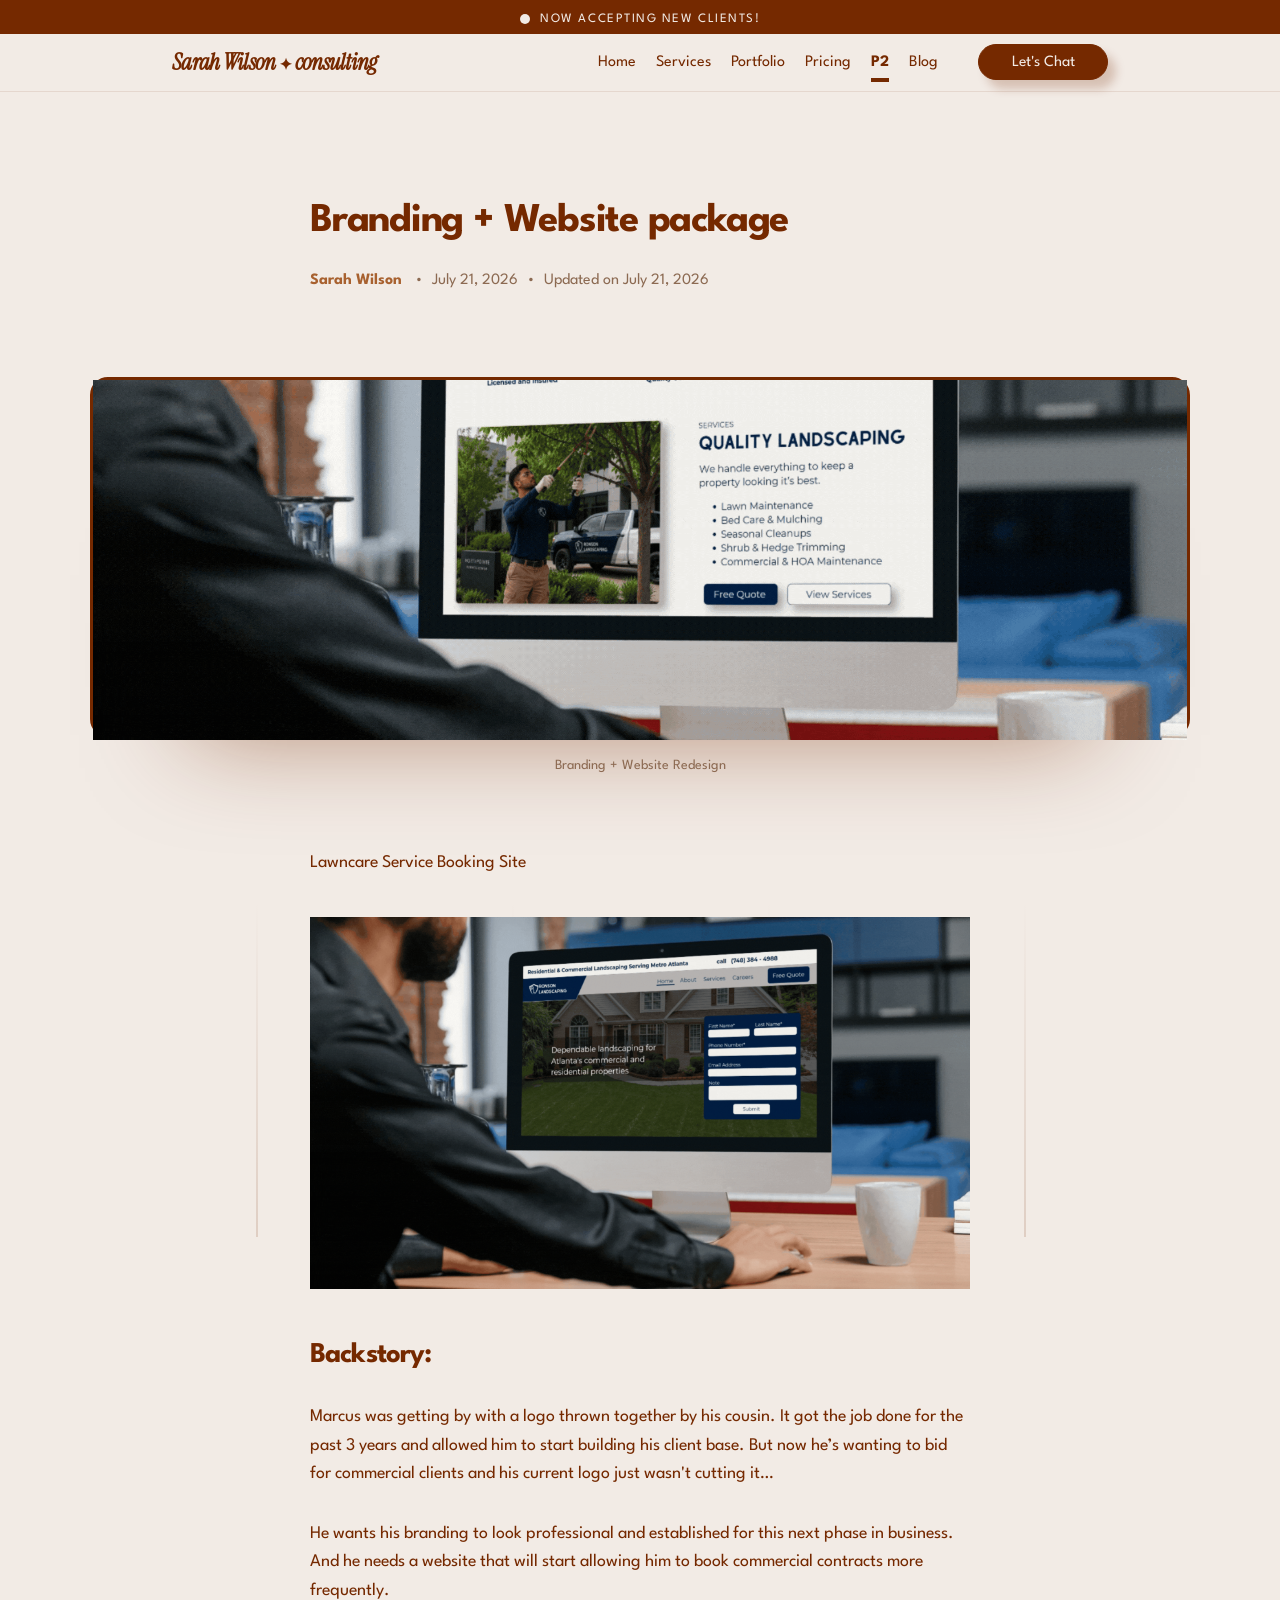
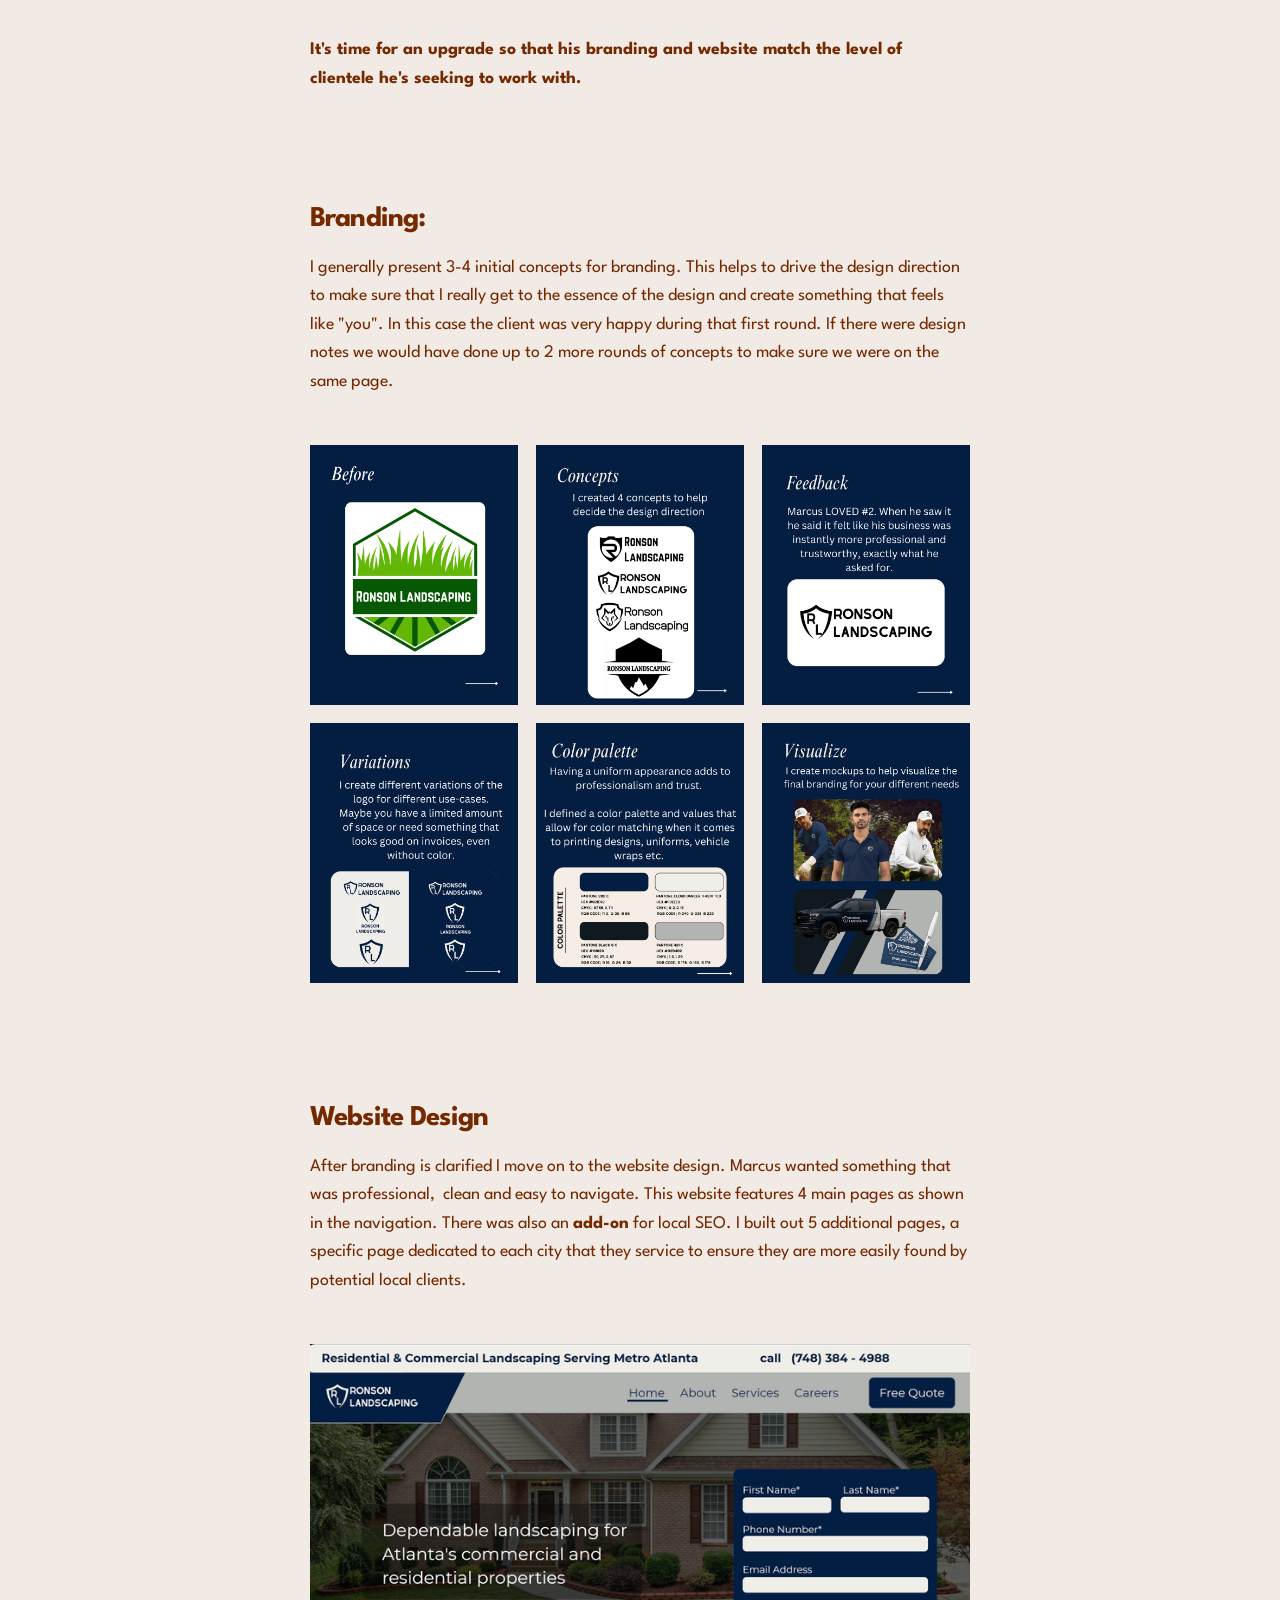
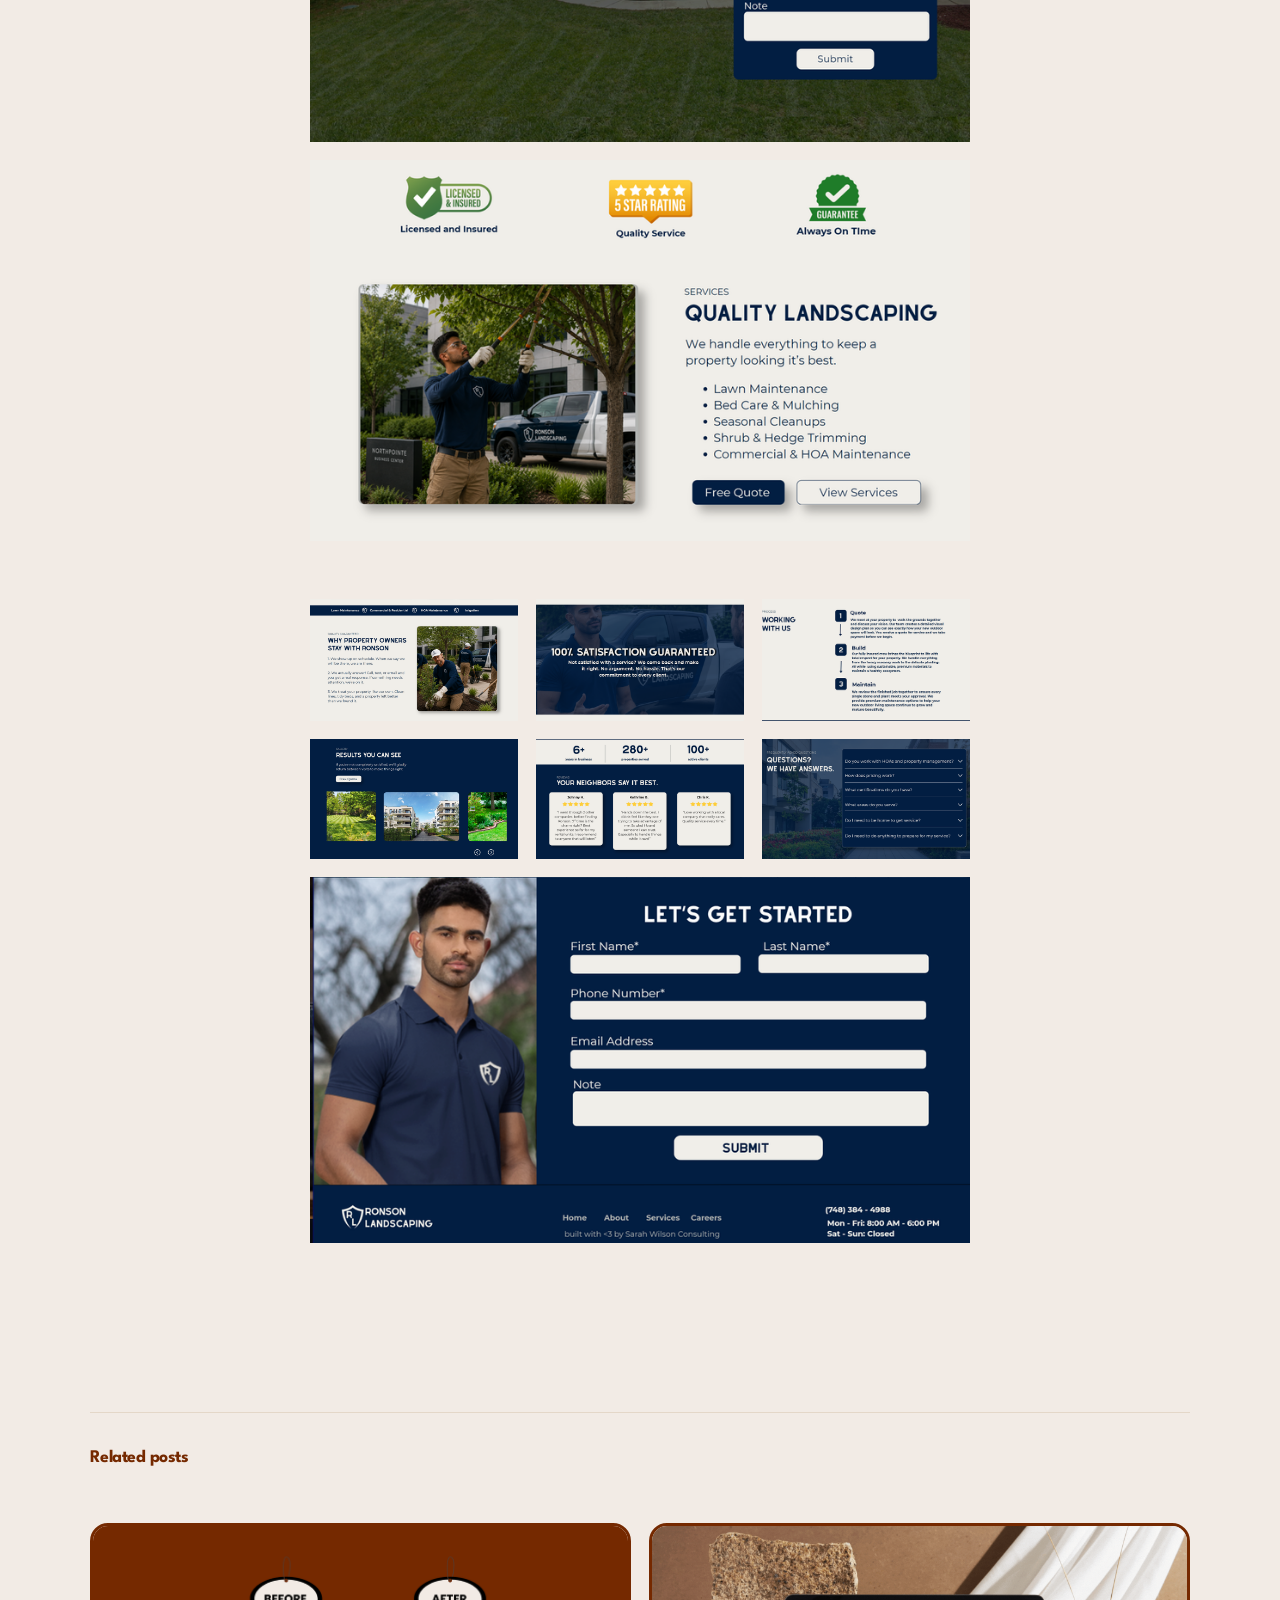
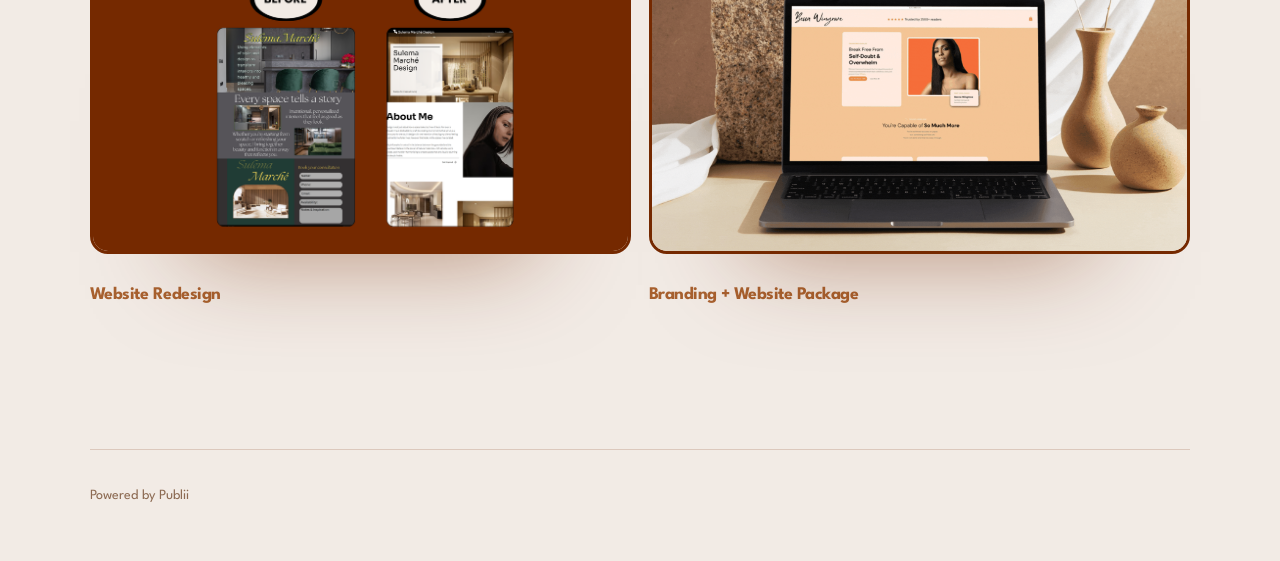
<file: lawncare-service-booking-site.html>
<!DOCTYPE html><html lang="en-us"><head><meta charset="utf-8"><meta http-equiv="X-UA-Compatible" content="IE=edge"><meta name="viewport" content="width=device-width,initial-scale=1"><title>Branding + Website package - Portfolio</title><meta name="description" content="Lawncare Service Booking Site Marcus was getting by with a logo thrown together by his cousin. It got the job&amp;hellip;"><meta name="generator" content="Publii Open-Source CMS for Static Site"><meta name="theme-color" content="#17181E" media="(prefers-color-scheme: dark)"><meta name="theme-color" content="#D73A42" media="(prefers-color-scheme: light)"><meta name="msapplication-navbutton-color" content="#D73A42"><meta name="apple-mobile-web-app-status-bar-style" content="#D73A42"><link rel="canonical" href="https://sarahwilsonconsulting.github.io/publiiportfolio/lawncare-service-booking-site.html"><link rel="alternate" type="application/atom+xml" href="https://sarahwilsonconsulting.github.io/publiiportfolio/feed.xml" title="Portfolio - RSS"><link rel="alternate" type="application/json" href="https://sarahwilsonconsulting.github.io/publiiportfolio/feed.json" title="Portfolio - JSON"><meta property="og:title" content="Branding + Website package"><meta property="og:image" content="https://sarahwilsonconsulting.github.io/publiiportfolio/media/posts/2/Untitled-design.gif"><meta property="og:image:width" content="1920"><meta property="og:image:height" content="1080"><meta property="og:site_name" content="Portfolio"><meta property="og:description" content="Lawncare Service Booking Site Marcus was getting by with a logo thrown together by his cousin. It got the job&amp;hellip;"><meta property="og:url" content="https://sarahwilsonconsulting.github.io/publiiportfolio/lawncare-service-booking-site.html"><meta property="og:type" content="article"><link rel="shortcut icon" href="https://sarahwilsonconsulting.github.io/publiiportfolio/media/website/client-portal-favicon.png" type="image/png"><link rel="shortcut icon" href="https://sarahwilsonconsulting.github.io/publiiportfolio/media/website/client-portal-favicon.png" type="image/png"><link rel="stylesheet" href="https://sarahwilsonconsulting.github.io/publiiportfolio/assets/css/style.css?v&#x3D;a62538bee89a30c55adb0ac371061537"><script type="application/ld+json">{"@context":"http://schema.org","@type":"Article","mainEntityOfPage":{"@type":"WebPage","@id":"https://sarahwilsonconsulting.github.io/publiiportfolio/lawncare-service-booking-site.html"},"headline":"Branding + Website package","datePublished":"2026-07-21T12:54-04:00","dateModified":"2026-07-21T14:18-04:00","image":{"@type":"ImageObject","url":"https://sarahwilsonconsulting.github.io/publiiportfolio/media/posts/2/Untitled-design.gif","height":1080,"width":1920},"description":"Lawncare Service Booking Site Marcus was getting by with a logo thrown together by his cousin. It got the job&hellip;","author":{"@type":"Person","name":"Sarah Wilson","url":"https://sarahwilsonconsulting.github.io/publiiportfolio/authors/sarah-wilson/"},"publisher":{"@type":"Organization","name":"Sarah Wilson"}}</script><noscript><style>img[loading] {
                    opacity: 1;
                }</style></noscript><div class="status-bar"><span class="pulse"></span> <span>Now Accepting New Clients!</span></div><header class="site-header"><div class="site-header-inner"><a class="brand" href="https://www.sarahwilsonconsulting.com/">Sarah Wilson <span>✦</span> consulting</a> <button class="menu-toggle" type="button" aria-expanded="false" aria-controls="primary-menu" aria-label="Open navigation"><span></span> <span></span> <span></span></button><div class="hero-nav-wrap" id="primary-menu"><nav class="hero-nav" aria-label="Primary"><a href="https://www.sarahwilsonconsulting.com/">Home</a> <a href="https://www.sarahwilsonconsulting.com/services.html">Services</a> <a href="https://www.sarahwilsonconsulting.com/portfolio.html">Portfolio</a> <a href="https://www.sarahwilsonconsulting.com/pricing.html">Pricing</a> <a href="/" aria-current="page">P2</a> <a href="/blog/">Blog</a></nav><a href="#tally-open=2EvMQV&tally-emoji-text=👋&tally-emoji-animation=wave" class="button button-solid button-chat">Let's Chat</a></div></div></header><div class="nav-scrim" hidden></div><script>(function () {
  var body = document.body;
  var menuToggle = document.querySelector(".menu-toggle");
  var menuPanel = document.getElementById("primary-menu");
  var navScrim = document.querySelector(".nav-scrim");

  function closeMenu() {
    body.classList.remove("menu-open");
    if (menuToggle) {
      menuToggle.setAttribute("aria-expanded", "false");
      menuToggle.setAttribute("aria-label", "Open navigation");
    }
  }

  if (menuToggle && menuPanel && navScrim) {
    menuToggle.addEventListener("click", function () {
      var isOpen = body.classList.toggle("menu-open");
      menuToggle.setAttribute("aria-expanded", String(isOpen));
      menuToggle.setAttribute("aria-label", isOpen ? "Close navigation" : "Open navigation");
      navScrim.hidden = false;
      if (!isOpen) {
        window.setTimeout(function () {
          if (!body.classList.contains("menu-open")) {
            navScrim.hidden = true;
          }
        }, 220);
      }
    });

    navScrim.addEventListener("click", function () {
      closeMenu();
      window.setTimeout(function () {
        navScrim.hidden = true;
      }, 220);
    });

    menuPanel.querySelectorAll("a").forEach(function (link) {
      link.addEventListener("click", function () {
        closeMenu();
        window.setTimeout(function () {
          navScrim.hidden = true;
        }, 220);
      });
    });
  }
})();</script><link rel="stylesheet" href="https://sarahwilsonconsulting.github.io/publiiportfolio/media/plugins/simpleLightboxGallery/venobox.min.css"></head><body class="post-template lines"><link rel="preconnect" href="https://fonts.googleapis.com"><link rel="preconnect" href="https://fonts.gstatic.com" crossorigin><link href="https://fonts.googleapis.com/css2?family=Instrument+Serif:ital@0;1&family=League+Spartan:wght@400;500;600;700;800&family=Cormorant+Garamond:wght@500;600;700&display=swap" rel="stylesheet"><meta name="theme-color" content="#752900"><script async src="https://tally.so/widgets/embed.js"></script><div class="container lines lines--right"><header class="header"><a href="https://sarahwilsonconsulting.github.io/publiiportfolio/" class="logo">Portfolio</a></header><main class="main post"><article class="content"><header class="content__inner content__header"><h1 class="content__title">Branding + Website package</h1><div class="content__meta"><div class="content__meta__left"><a href="https://sarahwilsonconsulting.github.io/publiiportfolio/authors/sarah-wilson/" class="invert content__author" rel="author" title="Sarah Wilson">Sarah Wilson</a></div><div class="content__meta__right"><time datetime="2026-07-21T12:54" class="content__date">July 21, 2026</time><div class="content__updated">Updated on <time datetime="2026-07-21T12:54" class="content__date">July 21, 2026</time></div></div></div></header><figure class="content__featured-image"><div class="content__featured-image__inner is-img-loading"><img src="https://sarahwilsonconsulting.github.io/publiiportfolio/media/posts/2/Untitled-design.gif" loading="eager" height="1080" width="1920" alt=""></div><figcaption>Branding + Website Redesign</figcaption></figure><div class="content__inner"><div class="content__entry"><p>Lawncare Service Booking Site</p><figure class="post__image"><img loading="lazy" src="https://sarahwilsonconsulting.github.io/publiiportfolio/media/posts/2/Untitled-design-2.gif" alt="" width="1920" height="1080"></figure><h3>Backstory: </h3><div><p>Marcus was getting by with a logo thrown together by his cousin. <span style="font-size: inherit;">It got the job done for the past 3 years and allowed him to start building his client base. </span><span style="font-size: inherit;">But now he’s wanting to bid for commercial clients and his current logo just wasn't cutting it…</span></p><div><p>He wants his branding to look professional and established for this next phase in business. And he needs a website that will start allowing him to book commercial contracts more frequently.</p><p><strong>It's time for an upgrade so that his branding and website match the level of clientele he's seeking to work with.</strong></p><p> </p><h3>Branding:</h3><p>I generally present 3-4 initial concepts for branding. This helps to drive the design direction to make sure that I really get to the essence of the design and create something that feels like "you". In this case the client was very happy during that first round. If there were design notes we would have done up to 2 more rounds of concepts to make sure we were on the same page.</p><div class="gallery-wrapper"><div class="gallery" data-is-empty="false" data-translation="Add images" data-columns="3"><figure class="gallery__item"><a href="https://sarahwilsonconsulting.github.io/publiiportfolio/media/posts/2/gallery/Logo-Redesign.png" data-size="1080x1350" data-gall="galleryGroup-1" data-title="Client did not have a brand system in place, only an ai generated logo created by their younger cousin."><img loading="lazy" src="https://sarahwilsonconsulting.github.io/publiiportfolio/media/posts/2/gallery/Logo-Redesign-thumbnail.png" alt="The client's initial logo design" width="768" height="960"></a><figcaption>Client did not have a brand system in place, only an ai generated logo created by their younger cousin.</figcaption></figure><figure class="gallery__item"><a href="https://sarahwilsonconsulting.github.io/publiiportfolio/media/posts/2/gallery/Logo-Redesign2.png" data-size="1080x1350" data-gall="galleryGroup-1" data-title="During these revision rounds we narrow down the design to something that feels intentional and aligned with the business owner&#39;s vision."><img loading="lazy" src="https://sarahwilsonconsulting.github.io/publiiportfolio/media/posts/2/gallery/Logo-Redesign2-thumbnail.png" alt="I present 3-4 design concepts" width="768" height="960"></a><figcaption>During these revision rounds we narrow down the design to something that feels intentional and aligned with the business owner's vision.</figcaption></figure><figure class="gallery__item"><a href="https://sarahwilsonconsulting.github.io/publiiportfolio/media/posts/2/gallery/Logo-Redesign3.png" data-size="1080x1350" data-gall="galleryGroup-1" data-title="Client loved the design so we moved forward with crafting a system around it. Color palette, different variations, font selection, and of course a brand guide."><img loading="lazy" src="https://sarahwilsonconsulting.github.io/publiiportfolio/media/posts/2/gallery/Logo-Redesign3-thumbnail.png" alt="We have a winner!" width="768" height="960"></a><figcaption>Client loved the design so we moved forward with crafting a system around it. Color palette, different variations, font selection, and of course a brand guide.</figcaption></figure><figure class="gallery__item"><a href="https://sarahwilsonconsulting.github.io/publiiportfolio/media/posts/2/gallery/Logo-Redesign4.png" data-size="1080x1350" data-gall="galleryGroup-1"><img loading="lazy" src="https://sarahwilsonconsulting.github.io/publiiportfolio/media/posts/2/gallery/Logo-Redesign4-thumbnail.png" alt="" width="768" height="960"></a></figure><figure class="gallery__item"><a href="https://sarahwilsonconsulting.github.io/publiiportfolio/media/posts/2/gallery/Logo-Redesign5.png" data-size="1080x1350" data-gall="galleryGroup-1"><img loading="lazy" src="https://sarahwilsonconsulting.github.io/publiiportfolio/media/posts/2/gallery/Logo-Redesign5-thumbnail.png" alt="" width="768" height="960"></a></figure><figure class="gallery__item"><a href="https://sarahwilsonconsulting.github.io/publiiportfolio/media/posts/2/gallery/Logo-Redesign6.png" data-size="1080x1350" data-gall="galleryGroup-1"><img loading="lazy" src="https://sarahwilsonconsulting.github.io/publiiportfolio/media/posts/2/gallery/Logo-Redesign6-thumbnail.png" alt="" width="768" height="960"></a></figure></div></div><p> </p><h3>Website Design</h3><p>After branding is clarified I move on to the website design. Marcus wanted something that was professional,  clean and easy to navigate. This website features 4 main pages as shown in the navigation. There was also an <strong>add-on</strong> for local SEO. I built out 5 additional pages, a specific page dedicated to each city that they service to ensure they are more easily found by potential local clients.</p></div></div><div class="gallery-wrapper"><div class="gallery" data-is-empty="false" data-translation="Add images" data-columns="1"><figure class="gallery__item"><a href="https://sarahwilsonconsulting.github.io/publiiportfolio/media/posts/2/gallery/Screenshot-2026-07-20-140049-3.png" data-size="2040x1231" data-gall="galleryGroup-2"><img loading="lazy" src="https://sarahwilsonconsulting.github.io/publiiportfolio/media/posts/2/gallery/Screenshot-2026-07-20-140049-3-thumbnail.png" alt="" width="768" height="463"></a></figure><figure class="gallery__item"><a href="https://sarahwilsonconsulting.github.io/publiiportfolio/media/posts/2/gallery/Screenshot-2026-07-20-140137-3.png" data-size="2062x1189" data-gall="galleryGroup-2"><img loading="lazy" src="https://sarahwilsonconsulting.github.io/publiiportfolio/media/posts/2/gallery/Screenshot-2026-07-20-140137-3-thumbnail.png" alt="" width="768" height="443"></a></figure></div></div><div class="gallery-wrapper"><div class="gallery" data-is-empty="false" data-translation="Add images" data-columns="3"><figure class="gallery__item"><a href="https://sarahwilsonconsulting.github.io/publiiportfolio/media/posts/2/gallery/Screenshot-2026-07-20-140147.png" data-size="2254x1326" data-gall="galleryGroup-3"><img loading="lazy" src="https://sarahwilsonconsulting.github.io/publiiportfolio/media/posts/2/gallery/Screenshot-2026-07-20-140147-thumbnail.png" alt="" width="768" height="452"></a></figure><figure class="gallery__item"><a href="https://sarahwilsonconsulting.github.io/publiiportfolio/media/posts/2/gallery/Screenshot-2026-07-20-140201.png" data-size="2587x1276" data-gall="galleryGroup-3"><img loading="lazy" src="https://sarahwilsonconsulting.github.io/publiiportfolio/media/posts/2/gallery/Screenshot-2026-07-20-140201-thumbnail.png" alt="" width="768" height="379"></a></figure><figure class="gallery__item"><a href="https://sarahwilsonconsulting.github.io/publiiportfolio/media/posts/2/gallery/Screenshot-2026-07-20-140209.png" data-size="2779x1204" data-gall="galleryGroup-3"><img loading="lazy" src="https://sarahwilsonconsulting.github.io/publiiportfolio/media/posts/2/gallery/Screenshot-2026-07-20-140209-thumbnail.png" alt="" width="768" height="333"></a></figure><figure class="gallery__item"><a href="https://sarahwilsonconsulting.github.io/publiiportfolio/media/posts/2/gallery/Screenshot-2026-07-20-140218.png" data-size="2365x1363" data-gall="galleryGroup-3"><img loading="lazy" src="https://sarahwilsonconsulting.github.io/publiiportfolio/media/posts/2/gallery/Screenshot-2026-07-20-140218-thumbnail.png" alt="" width="768" height="443"></a></figure><figure class="gallery__item"><a href="https://sarahwilsonconsulting.github.io/publiiportfolio/media/posts/2/gallery/Screenshot-2026-07-20-140230.png" data-size="2323x1210" data-gall="galleryGroup-3"><img loading="lazy" src="https://sarahwilsonconsulting.github.io/publiiportfolio/media/posts/2/gallery/Screenshot-2026-07-20-140230-thumbnail.png" alt="" width="768" height="400"></a></figure><figure class="gallery__item"><a href="https://sarahwilsonconsulting.github.io/publiiportfolio/media/posts/2/gallery/Screenshot-2026-07-20-140238.png" data-size="2376x1147" data-gall="galleryGroup-3"><img loading="lazy" src="https://sarahwilsonconsulting.github.io/publiiportfolio/media/posts/2/gallery/Screenshot-2026-07-20-140238-thumbnail.png" alt="" width="768" height="371"></a></figure><figure class="gallery__item"><a href="https://sarahwilsonconsulting.github.io/publiiportfolio/media/posts/2/gallery/Screenshot-2026-07-20-140315.png" data-size="2059x1141" data-gall="galleryGroup-3"><img loading="lazy" src="https://sarahwilsonconsulting.github.io/publiiportfolio/media/posts/2/gallery/Screenshot-2026-07-20-140315-thumbnail.png" alt="" width="768" height="426"></a></figure></div></div></div><footer class="content__footer"><div class="content__tag-share"><div class="content__share"></div></div></footer></div></article><div class="content__related"><h3 class="content__related__title">Related posts</h3><div class="l-grid l-grid--2"><article class="c-card"><div class="c-card__wrapper"><figure class="c-card__image is-img-loading"><img src="https://sarahwilsonconsulting.github.io/publiiportfolio/media/posts/4/Designer-mockup.png" srcset="https://sarahwilsonconsulting.github.io/publiiportfolio/media/posts/4/responsive/Designer-mockup-xs.png 384w, https://sarahwilsonconsulting.github.io/publiiportfolio/media/posts/4/responsive/Designer-mockup-sm.png 600w, https://sarahwilsonconsulting.github.io/publiiportfolio/media/posts/4/responsive/Designer-mockup-md.png 768w, https://sarahwilsonconsulting.github.io/publiiportfolio/media/posts/4/responsive/Designer-mockup-lg.png 1200w" sizes="(min-width: 37.5em) 80vw, 50vw" loading="lazy" height="768" width="1366" alt=""></figure><div class="c-card__content"><header><h2 class="c-card__title"><a href="https://sarahwilsonconsulting.github.io/publiiportfolio/website-redesign.html" class="invert">Website Redesign</a></h2></header><footer class="c-card__meta"></footer></div></div></article><article class="c-card"><div class="c-card__wrapper"><figure class="c-card__image is-img-loading"><img src="https://sarahwilsonconsulting.github.io/publiiportfolio/media/posts/1/Becca-Wingrove.gif" loading="lazy" height="1080" width="1920" alt="Custom Website With Ecommerce Functionality"></figure><div class="c-card__content"><header><h2 class="c-card__title"><a href="https://sarahwilsonconsulting.github.io/publiiportfolio/custom-website-with-ecommerce-functionality.html" class="invert">Branding + Website Package</a></h2></header><footer class="c-card__meta"></footer></div></div></article></div></div></main><footer class="footer"><div class="footer__left"><div class="footer__copy">Powered by Publii</div></div><button onclick="backToTopFunction()" id="backToTop" class="footer__bttop" aria-label="Back to top" title="Back to top"><svg><use xlink:href="https://sarahwilsonconsulting.github.io/publiiportfolio/assets/svg/svg-map.svg#toparrow"/></svg></button></footer></div><script>window.publiiThemeMenuConfig = { mobileMenuMode: 'sidebar', animationSpeed: 300, submenuWidth: 'auto', doubleClickTime: 500, mobileMenuExpandableSubmenus: true, relatedContainerForOverlayMenuSelector: '.navbar', };</script><script defer="defer" src="https://sarahwilsonconsulting.github.io/publiiportfolio/assets/js/scripts.min.js?v&#x3D;628f9b14187b480516b6c7f8be1e7585"></script><script>function publiiDetectLoadedImages () {
         var images = document.querySelectorAll('img[loading]:not(.is-loaded)');
         for (var i = 0; i < images.length; i++) {
            if (images[i].complete) {
               images[i].classList.add('is-loaded');
               images[i].parentNode.classList.remove('is-img-loading');
            } else {
               images[i].addEventListener('load', function () {
                  this.classList.add('is-loaded');
                  this.parentNode.classList.remove('is-img-loading');
               }, false);
            }
         }
      }
      publiiDetectLoadedImages();</script><script defer="defer" src="https://sarahwilsonconsulting.github.io/publiiportfolio/media/plugins/simpleLightboxGallery/venobox.min.js"></script><script type="text/javascript">document.addEventListener("DOMContentLoaded", () => {
						 try {
							  if (typeof VenoBox !== 'undefined') {
									new VenoBox({
										 selector: '.gallery__item a',
titleattr: 'data-title',
bgcolor: 'rgba(38, 40, 44, 1)',
fitView: true,
infinigall: true,
maxWidth: '100%',
navigation: true,
navKeyboard: true,
navTouch: true,
navSpeed: 300,
numeration: true,
overlayClose: true,
overlayColor: 'rgba(0,0,0,0.8)',
share: true,
shareStyle: 'pill',
spinColor: '#d2d2d2',
spinner: 'pulse',
titlePosition: 'top',
titleStyle: 'transparent',
toolsBackground: '#1C1C1C',
toolsColor: '#d2d2d2',
initialScale: 0.9,
transitionSpeed: 200
									});
							  } else {
									console.error("VenoBox script not loaded.");
							  }
						 } catch (error) {
							  console.error("Failed to initialize VenoBox:", error);
						 }
					});</script><script>(function() {
			var originalTitle = document.title;
			var timeout;
			document.addEventListener("visibilitychange", function() {
				if (document.hidden) {
					document.title = "👀 We miss you! Come back!";
				} else {
					clearTimeout(timeout);
					document.title = "🎉 Welcome back!";
							setTimeout(function() {
								document.title = originalTitle;
							}, 2000);
				}
			});
		})();</script></body></html>
</file>
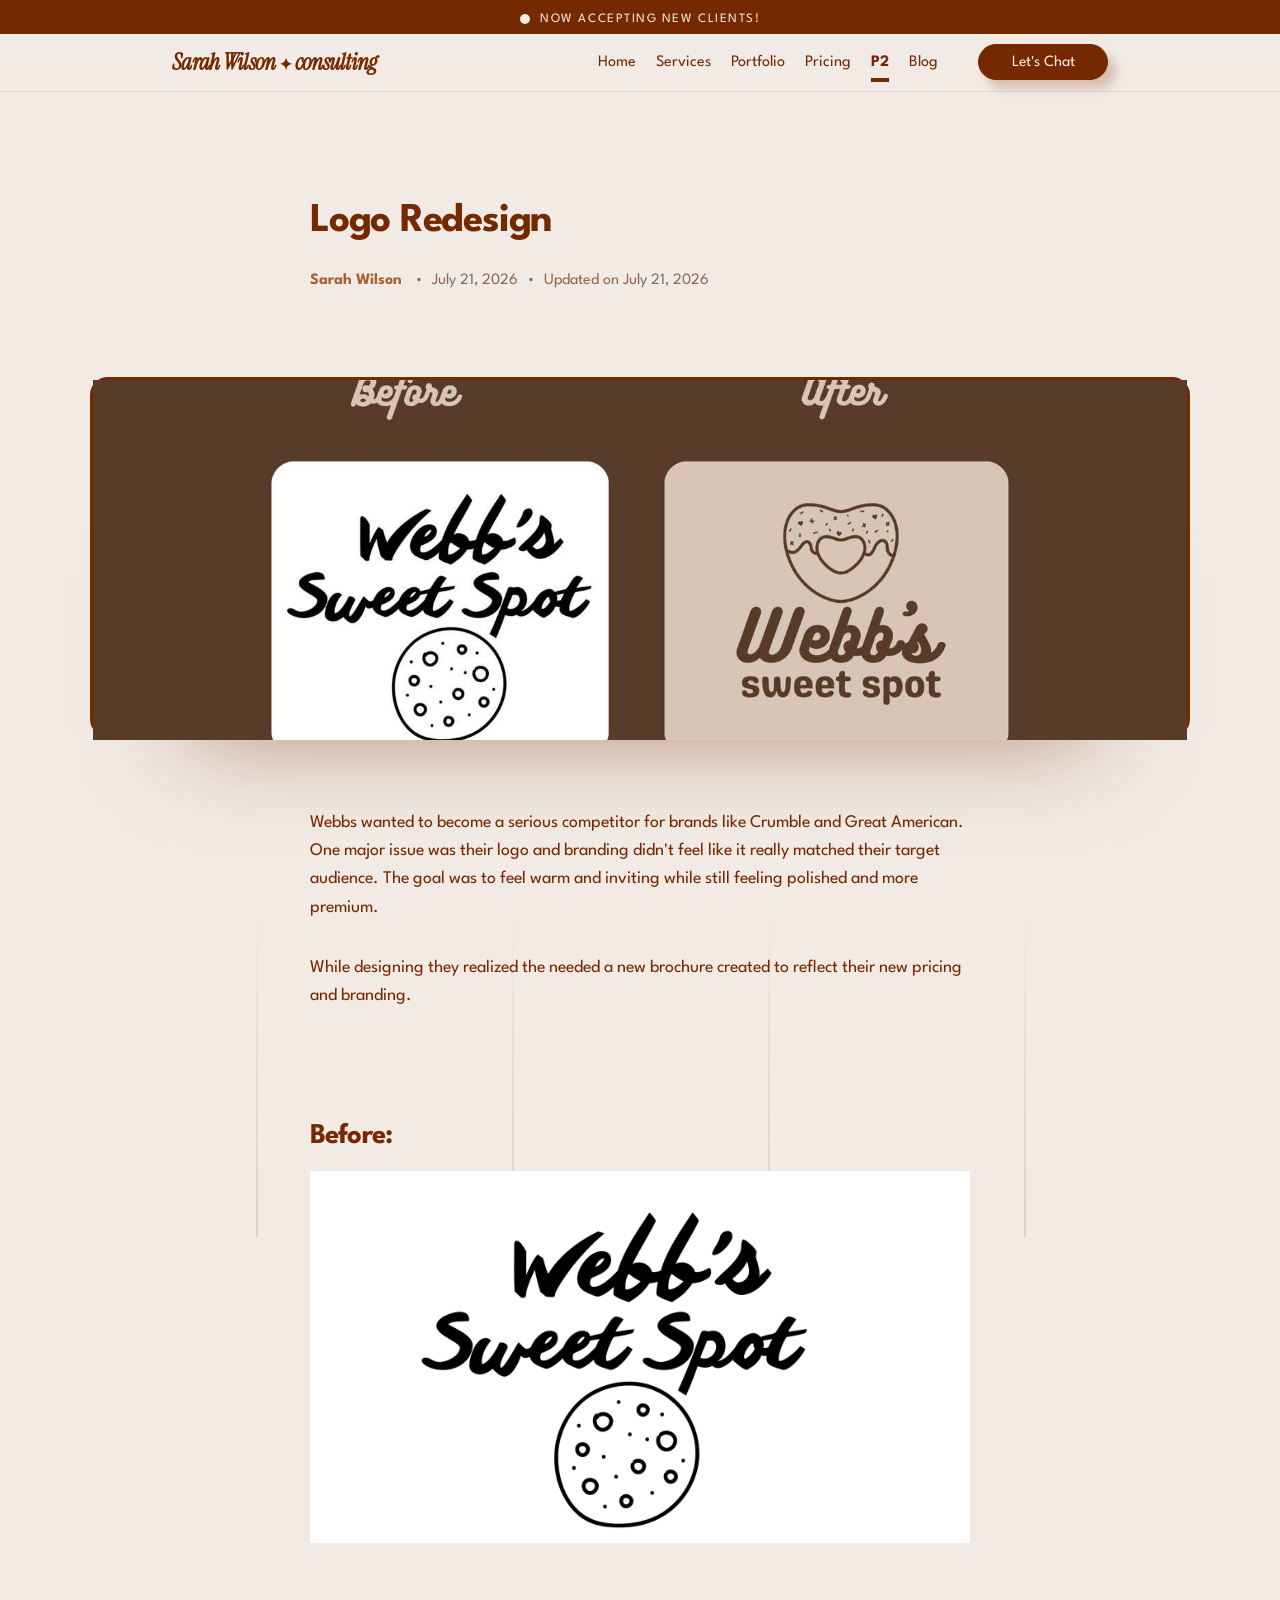
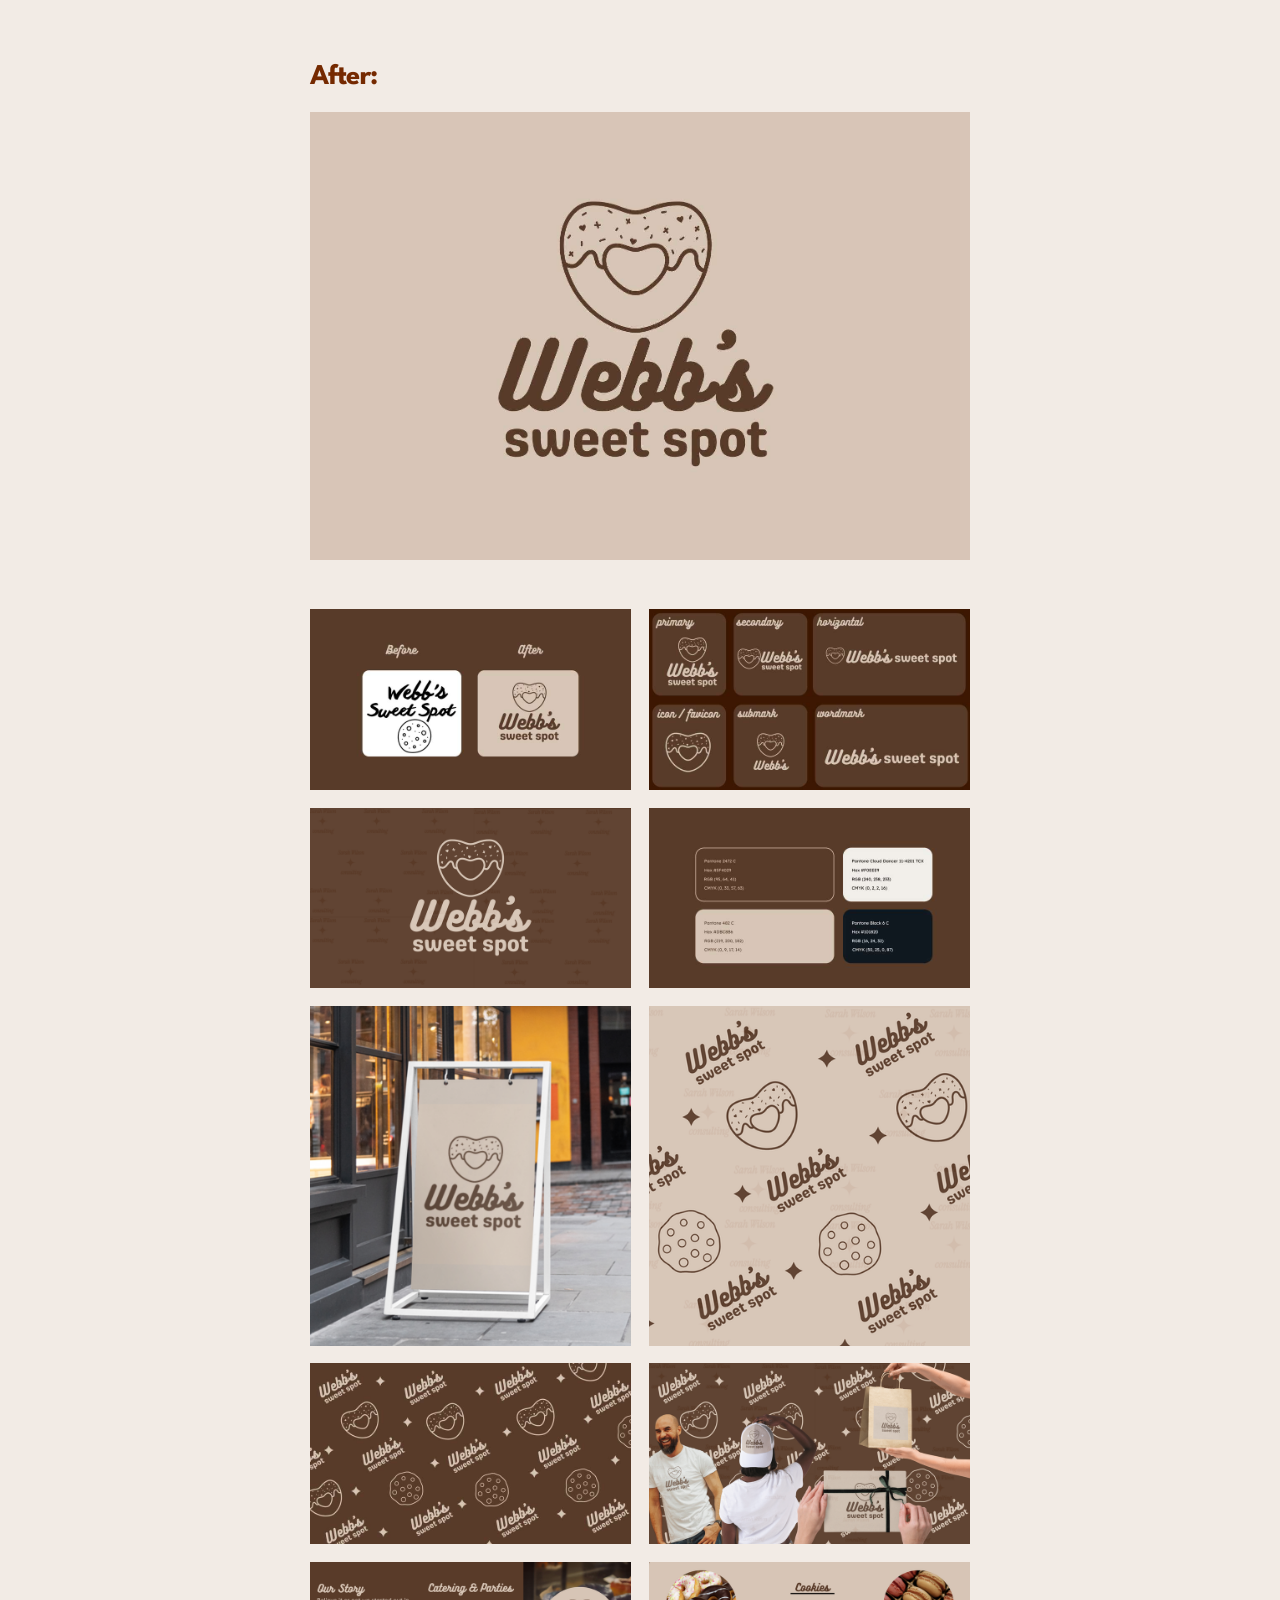
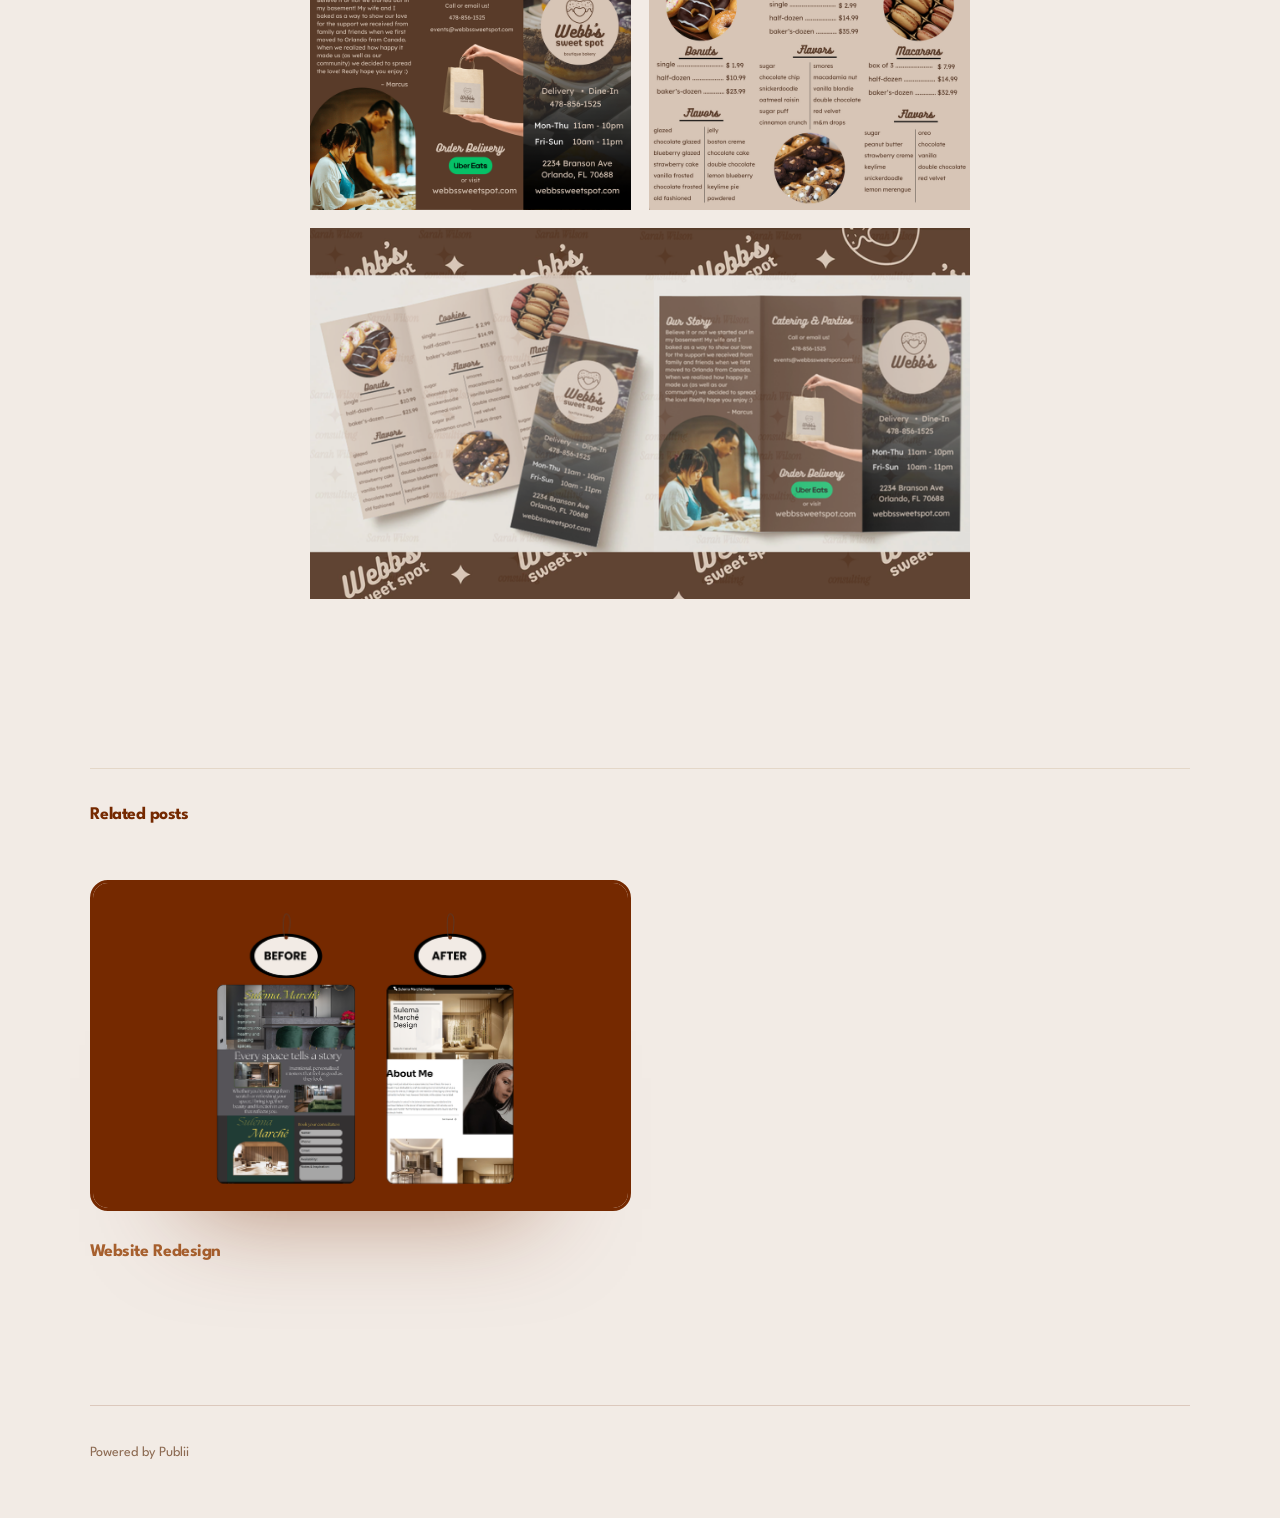
<file: logo-redesign.html>
<!DOCTYPE html><html lang="en-us"><head><meta charset="utf-8"><meta http-equiv="X-UA-Compatible" content="IE=edge"><meta name="viewport" content="width=device-width,initial-scale=1"><title>Logo Redesign - Portfolio</title><meta name="description" content="Webbs wanted to become a serious competitor for brands like Crumble and Great American. One major issue was their logo&amp;hellip;"><meta name="generator" content="Publii Open-Source CMS for Static Site"><meta name="theme-color" content="#17181E" media="(prefers-color-scheme: dark)"><meta name="theme-color" content="#D73A42" media="(prefers-color-scheme: light)"><meta name="msapplication-navbutton-color" content="#D73A42"><meta name="apple-mobile-web-app-status-bar-style" content="#D73A42"><link rel="canonical" href="https://sarahwilsonconsulting.github.io/publiiportfolio/logo-redesign.html"><link rel="alternate" type="application/atom+xml" href="https://sarahwilsonconsulting.github.io/publiiportfolio/feed.xml" title="Portfolio - RSS"><link rel="alternate" type="application/json" href="https://sarahwilsonconsulting.github.io/publiiportfolio/feed.json" title="Portfolio - JSON"><meta property="og:title" content="Logo Redesign"><meta property="og:image" content="https://sarahwilsonconsulting.github.io/publiiportfolio/media/posts/3/before-after.jpg"><meta property="og:image:width" content="1920"><meta property="og:image:height" content="1080"><meta property="og:site_name" content="Portfolio"><meta property="og:description" content="Webbs wanted to become a serious competitor for brands like Crumble and Great American. One major issue was their logo&amp;hellip;"><meta property="og:url" content="https://sarahwilsonconsulting.github.io/publiiportfolio/logo-redesign.html"><meta property="og:type" content="article"><link rel="shortcut icon" href="https://sarahwilsonconsulting.github.io/publiiportfolio/media/website/client-portal-favicon.png" type="image/png"><link rel="shortcut icon" href="https://sarahwilsonconsulting.github.io/publiiportfolio/media/website/client-portal-favicon.png" type="image/png"><link rel="stylesheet" href="https://sarahwilsonconsulting.github.io/publiiportfolio/assets/css/style.css?v&#x3D;a62538bee89a30c55adb0ac371061537"><script type="application/ld+json">{"@context":"http://schema.org","@type":"Article","mainEntityOfPage":{"@type":"WebPage","@id":"https://sarahwilsonconsulting.github.io/publiiportfolio/logo-redesign.html"},"headline":"Logo Redesign","datePublished":"2026-07-21T13:43-04:00","dateModified":"2026-07-21T14:14-04:00","image":{"@type":"ImageObject","url":"https://sarahwilsonconsulting.github.io/publiiportfolio/media/posts/3/before-after.jpg","height":1080,"width":1920},"description":"Webbs wanted to become a serious competitor for brands like Crumble and Great American. One major issue was their logo&hellip;","author":{"@type":"Person","name":"Sarah Wilson","url":"https://sarahwilsonconsulting.github.io/publiiportfolio/authors/sarah-wilson/"},"publisher":{"@type":"Organization","name":"Sarah Wilson"}}</script><noscript><style>img[loading] {
                    opacity: 1;
                }</style></noscript><div class="status-bar"><span class="pulse"></span> <span>Now Accepting New Clients!</span></div><header class="site-header"><div class="site-header-inner"><a class="brand" href="https://www.sarahwilsonconsulting.com/">Sarah Wilson <span>✦</span> consulting</a> <button class="menu-toggle" type="button" aria-expanded="false" aria-controls="primary-menu" aria-label="Open navigation"><span></span> <span></span> <span></span></button><div class="hero-nav-wrap" id="primary-menu"><nav class="hero-nav" aria-label="Primary"><a href="https://www.sarahwilsonconsulting.com/">Home</a> <a href="https://www.sarahwilsonconsulting.com/services.html">Services</a> <a href="https://www.sarahwilsonconsulting.com/portfolio.html">Portfolio</a> <a href="https://www.sarahwilsonconsulting.com/pricing.html">Pricing</a> <a href="/" aria-current="page">P2</a> <a href="/blog/">Blog</a></nav><a href="#tally-open=2EvMQV&tally-emoji-text=👋&tally-emoji-animation=wave" class="button button-solid button-chat">Let's Chat</a></div></div></header><div class="nav-scrim" hidden></div><script>(function () {
  var body = document.body;
  var menuToggle = document.querySelector(".menu-toggle");
  var menuPanel = document.getElementById("primary-menu");
  var navScrim = document.querySelector(".nav-scrim");

  function closeMenu() {
    body.classList.remove("menu-open");
    if (menuToggle) {
      menuToggle.setAttribute("aria-expanded", "false");
      menuToggle.setAttribute("aria-label", "Open navigation");
    }
  }

  if (menuToggle && menuPanel && navScrim) {
    menuToggle.addEventListener("click", function () {
      var isOpen = body.classList.toggle("menu-open");
      menuToggle.setAttribute("aria-expanded", String(isOpen));
      menuToggle.setAttribute("aria-label", isOpen ? "Close navigation" : "Open navigation");
      navScrim.hidden = false;
      if (!isOpen) {
        window.setTimeout(function () {
          if (!body.classList.contains("menu-open")) {
            navScrim.hidden = true;
          }
        }, 220);
      }
    });

    navScrim.addEventListener("click", function () {
      closeMenu();
      window.setTimeout(function () {
        navScrim.hidden = true;
      }, 220);
    });

    menuPanel.querySelectorAll("a").forEach(function (link) {
      link.addEventListener("click", function () {
        closeMenu();
        window.setTimeout(function () {
          navScrim.hidden = true;
        }, 220);
      });
    });
  }
})();</script><link rel="stylesheet" href="https://sarahwilsonconsulting.github.io/publiiportfolio/media/plugins/simpleLightboxGallery/venobox.min.css"></head><body class="post-template lines"><link rel="preconnect" href="https://fonts.googleapis.com"><link rel="preconnect" href="https://fonts.gstatic.com" crossorigin><link href="https://fonts.googleapis.com/css2?family=Instrument+Serif:ital@0;1&family=League+Spartan:wght@400;500;600;700;800&family=Cormorant+Garamond:wght@500;600;700&display=swap" rel="stylesheet"><meta name="theme-color" content="#752900"><script async src="https://tally.so/widgets/embed.js"></script><div class="container lines lines--right"><header class="header"><a href="https://sarahwilsonconsulting.github.io/publiiportfolio/" class="logo">Portfolio</a></header><main class="main post"><article class="content"><header class="content__inner content__header"><h1 class="content__title">Logo Redesign</h1><div class="content__meta"><div class="content__meta__left"><a href="https://sarahwilsonconsulting.github.io/publiiportfolio/authors/sarah-wilson/" class="invert content__author" rel="author" title="Sarah Wilson">Sarah Wilson</a></div><div class="content__meta__right"><time datetime="2026-07-21T13:43" class="content__date">July 21, 2026</time><div class="content__updated">Updated on <time datetime="2026-07-21T13:43" class="content__date">July 21, 2026</time></div></div></div></header><figure class="content__featured-image"><div class="content__featured-image__inner is-img-loading"><img src="https://sarahwilsonconsulting.github.io/publiiportfolio/media/posts/3/before-after.jpg" srcset="https://sarahwilsonconsulting.github.io/publiiportfolio/media/posts/3/responsive/before-after-xs.jpg 384w, https://sarahwilsonconsulting.github.io/publiiportfolio/media/posts/3/responsive/before-after-sm.jpg 600w, https://sarahwilsonconsulting.github.io/publiiportfolio/media/posts/3/responsive/before-after-md.jpg 768w, https://sarahwilsonconsulting.github.io/publiiportfolio/media/posts/3/responsive/before-after-lg.jpg 1200w, https://sarahwilsonconsulting.github.io/publiiportfolio/media/posts/3/responsive/before-after-xl.jpg 1600w" sizes="(min-width: 37.5em) 1600px, 80vw" loading="eager" height="1080" width="1920" alt=""></div></figure><div class="content__inner"><div class="content__entry"><p>Webbs wanted to become a serious competitor for brands like Crumble and Great American. One major issue was their logo and branding didn't feel like it really matched their target audience. The goal was to feel warm and inviting while still feeling polished and more premium.</p><p>While designing they realized the needed a new brochure created to reflect their new pricing and branding.</p><p> </p><h3>Before:</h3><figure class="post__image"><img loading="lazy" src="https://sarahwilsonconsulting.github.io/publiiportfolio/media/posts/3/logo.png" alt="" width="1920" height="1080" sizes="(min-width: 37.5em) 1600px, 80vw" srcset="https://sarahwilsonconsulting.github.io/publiiportfolio/media/posts/3/responsive/logo-xs.png 384w, https://sarahwilsonconsulting.github.io/publiiportfolio/media/posts/3/responsive/logo-sm.png 600w, https://sarahwilsonconsulting.github.io/publiiportfolio/media/posts/3/responsive/logo-md.png 768w, https://sarahwilsonconsulting.github.io/publiiportfolio/media/posts/3/responsive/logo-lg.png 1200w, https://sarahwilsonconsulting.github.io/publiiportfolio/media/posts/3/responsive/logo-xl.png 1600w"></figure><p> </p><h3>After:</h3><figure class="post__image"><img loading="lazy" src="https://sarahwilsonconsulting.github.io/publiiportfolio/media/posts/3/Webbs-brown.jpg" alt="" width="1583" height="1075" sizes="(min-width: 37.5em) 1600px, 80vw" srcset="https://sarahwilsonconsulting.github.io/publiiportfolio/media/posts/3/responsive/Webbs-brown-xs.jpg 384w, https://sarahwilsonconsulting.github.io/publiiportfolio/media/posts/3/responsive/Webbs-brown-sm.jpg 600w, https://sarahwilsonconsulting.github.io/publiiportfolio/media/posts/3/responsive/Webbs-brown-md.jpg 768w, https://sarahwilsonconsulting.github.io/publiiportfolio/media/posts/3/responsive/Webbs-brown-lg.jpg 1200w, https://sarahwilsonconsulting.github.io/publiiportfolio/media/posts/3/responsive/Webbs-brown-xl.jpg 1600w"></figure><div class="gallery-wrapper"><div class="gallery" data-is-empty="false" data-translation="Add images" data-columns="2"><figure class="gallery__item"><a href="https://sarahwilsonconsulting.github.io/publiiportfolio/media/posts/3/gallery/before-after.jpg" data-size="1920x1080" data-gall="galleryGroup-1"><img loading="lazy" src="https://sarahwilsonconsulting.github.io/publiiportfolio/media/posts/3/gallery/before-after-thumbnail.jpg" alt="Before and after transformation" width="768" height="432"></a></figure><figure class="gallery__item"><a href="https://sarahwilsonconsulting.github.io/publiiportfolio/media/posts/3/gallery/variations.jpg" data-size="1920x1080" data-gall="galleryGroup-1"><img loading="lazy" src="https://sarahwilsonconsulting.github.io/publiiportfolio/media/posts/3/gallery/variations-thumbnail.jpg" alt="Logo Variations" width="768" height="432"></a></figure><figure class="gallery__item"><a href="https://sarahwilsonconsulting.github.io/publiiportfolio/media/posts/3/gallery/Webbs-Copy.png" data-size="1920x1080" data-gall="galleryGroup-1"><img loading="lazy" src="https://sarahwilsonconsulting.github.io/publiiportfolio/media/posts/3/gallery/Webbs-Copy-thumbnail.png" alt="Alternate logo for darker backgrounds" width="768" height="432"></a></figure><figure class="gallery__item"><a href="https://sarahwilsonconsulting.github.io/publiiportfolio/media/posts/3/gallery/colorpalette.jpg" data-size="1920x1080" data-gall="galleryGroup-1"><img loading="lazy" src="https://sarahwilsonconsulting.github.io/publiiportfolio/media/posts/3/gallery/colorpalette-thumbnail.jpg" alt="Custom Color Palette with Pantone, Hex codes, CMYK, as well as RGB" width="768" height="432"></a></figure><figure class="gallery__item"><a href="https://sarahwilsonconsulting.github.io/publiiportfolio/media/posts/3/gallery/Screenshot-2026-07-21-133328.png" data-size="1053x1113" data-gall="galleryGroup-1"><img loading="lazy" src="https://sarahwilsonconsulting.github.io/publiiportfolio/media/posts/3/gallery/Screenshot-2026-07-21-133328-thumbnail.png" alt="" width="768" height="812"></a></figure><figure class="gallery__item"><a href="https://sarahwilsonconsulting.github.io/publiiportfolio/media/posts/3/gallery/pattern-light.png" data-size="1920x1080" data-gall="galleryGroup-1"><img loading="lazy" src="https://sarahwilsonconsulting.github.io/publiiportfolio/media/posts/3/gallery/pattern-light-thumbnail.png" alt="" width="768" height="432"></a></figure><figure class="gallery__item"><a href="https://sarahwilsonconsulting.github.io/publiiportfolio/media/posts/3/gallery/Webbs-brown-patern-Copy.jpg" data-size="1920x1080" data-gall="galleryGroup-1"><img loading="lazy" src="https://sarahwilsonconsulting.github.io/publiiportfolio/media/posts/3/gallery/Webbs-brown-patern-Copy-thumbnail.jpg" alt="" width="768" height="432"></a></figure><figure class="gallery__item"><a href="https://sarahwilsonconsulting.github.io/publiiportfolio/media/posts/3/gallery/mockups.png" data-size="1920x1080" data-gall="galleryGroup-1"><img loading="lazy" src="https://sarahwilsonconsulting.github.io/publiiportfolio/media/posts/3/gallery/mockups-thumbnail.png" alt="Mockups for uniforms and packaging" width="768" height="432"></a></figure><figure class="gallery__item"><a href="https://sarahwilsonconsulting.github.io/publiiportfolio/media/posts/3/gallery/brochure-front.png" data-size="1999x1545" data-gall="galleryGroup-1" data-title="front"><img loading="lazy" src="https://sarahwilsonconsulting.github.io/publiiportfolio/media/posts/3/gallery/brochure-front-thumbnail.png" alt="New Menu/ Tri-fold Brochure side 1" width="768" height="594"></a><figcaption>front</figcaption></figure><figure class="gallery__item"><a href="https://sarahwilsonconsulting.github.io/publiiportfolio/media/posts/3/gallery/brochure-inside.png" data-size="1999x1545" data-gall="galleryGroup-1" data-title="back"><img loading="lazy" src="https://sarahwilsonconsulting.github.io/publiiportfolio/media/posts/3/gallery/brochure-inside-thumbnail.png" alt="New Menu/ Tri-fold Brochure side 2" width="768" height="594"></a><figcaption>back</figcaption></figure><figure class="gallery__item"><a href="https://sarahwilsonconsulting.github.io/publiiportfolio/media/posts/3/gallery/brochure.png" data-size="1920x1080" data-gall="galleryGroup-1"><img loading="lazy" src="https://sarahwilsonconsulting.github.io/publiiportfolio/media/posts/3/gallery/brochure-thumbnail.png" alt="" width="768" height="432"></a></figure></div></div></div><footer class="content__footer"><div class="content__tag-share"><div class="content__share"></div></div></footer></div></article><div class="content__related"><h3 class="content__related__title">Related posts</h3><div class="l-grid l-grid--2"><article class="c-card"><div class="c-card__wrapper"><figure class="c-card__image is-img-loading"><img src="https://sarahwilsonconsulting.github.io/publiiportfolio/media/posts/4/Designer-mockup.png" srcset="https://sarahwilsonconsulting.github.io/publiiportfolio/media/posts/4/responsive/Designer-mockup-xs.png 384w, https://sarahwilsonconsulting.github.io/publiiportfolio/media/posts/4/responsive/Designer-mockup-sm.png 600w, https://sarahwilsonconsulting.github.io/publiiportfolio/media/posts/4/responsive/Designer-mockup-md.png 768w, https://sarahwilsonconsulting.github.io/publiiportfolio/media/posts/4/responsive/Designer-mockup-lg.png 1200w" sizes="(min-width: 37.5em) 80vw, 50vw" loading="lazy" height="768" width="1366" alt=""></figure><div class="c-card__content"><header><h2 class="c-card__title"><a href="https://sarahwilsonconsulting.github.io/publiiportfolio/website-redesign.html" class="invert">Website Redesign</a></h2></header><footer class="c-card__meta"></footer></div></div></article></div></div></main><footer class="footer"><div class="footer__left"><div class="footer__copy">Powered by Publii</div></div><button onclick="backToTopFunction()" id="backToTop" class="footer__bttop" aria-label="Back to top" title="Back to top"><svg><use xlink:href="https://sarahwilsonconsulting.github.io/publiiportfolio/assets/svg/svg-map.svg#toparrow"/></svg></button></footer></div><script>window.publiiThemeMenuConfig = { mobileMenuMode: 'sidebar', animationSpeed: 300, submenuWidth: 'auto', doubleClickTime: 500, mobileMenuExpandableSubmenus: true, relatedContainerForOverlayMenuSelector: '.navbar', };</script><script defer="defer" src="https://sarahwilsonconsulting.github.io/publiiportfolio/assets/js/scripts.min.js?v&#x3D;628f9b14187b480516b6c7f8be1e7585"></script><script>function publiiDetectLoadedImages () {
         var images = document.querySelectorAll('img[loading]:not(.is-loaded)');
         for (var i = 0; i < images.length; i++) {
            if (images[i].complete) {
               images[i].classList.add('is-loaded');
               images[i].parentNode.classList.remove('is-img-loading');
            } else {
               images[i].addEventListener('load', function () {
                  this.classList.add('is-loaded');
                  this.parentNode.classList.remove('is-img-loading');
               }, false);
            }
         }
      }
      publiiDetectLoadedImages();</script><script defer="defer" src="https://sarahwilsonconsulting.github.io/publiiportfolio/media/plugins/simpleLightboxGallery/venobox.min.js"></script><script type="text/javascript">document.addEventListener("DOMContentLoaded", () => {
						 try {
							  if (typeof VenoBox !== 'undefined') {
									new VenoBox({
										 selector: '.gallery__item a',
titleattr: 'data-title',
bgcolor: 'rgba(38, 40, 44, 1)',
fitView: true,
infinigall: true,
maxWidth: '100%',
navigation: true,
navKeyboard: true,
navTouch: true,
navSpeed: 300,
numeration: true,
overlayClose: true,
overlayColor: 'rgba(0,0,0,0.8)',
share: true,
shareStyle: 'pill',
spinColor: '#d2d2d2',
spinner: 'pulse',
titlePosition: 'top',
titleStyle: 'transparent',
toolsBackground: '#1C1C1C',
toolsColor: '#d2d2d2',
initialScale: 0.9,
transitionSpeed: 200
									});
							  } else {
									console.error("VenoBox script not loaded.");
							  }
						 } catch (error) {
							  console.error("Failed to initialize VenoBox:", error);
						 }
					});</script><script>(function() {
			var originalTitle = document.title;
			var timeout;
			document.addEventListener("visibilitychange", function() {
				if (document.hidden) {
					document.title = "👀 We miss you! Come back!";
				} else {
					clearTimeout(timeout);
					document.title = "🎉 Welcome back!";
							setTimeout(function() {
								document.title = originalTitle;
							}, 2000);
				}
			});
		})();</script></body></html>
</file>
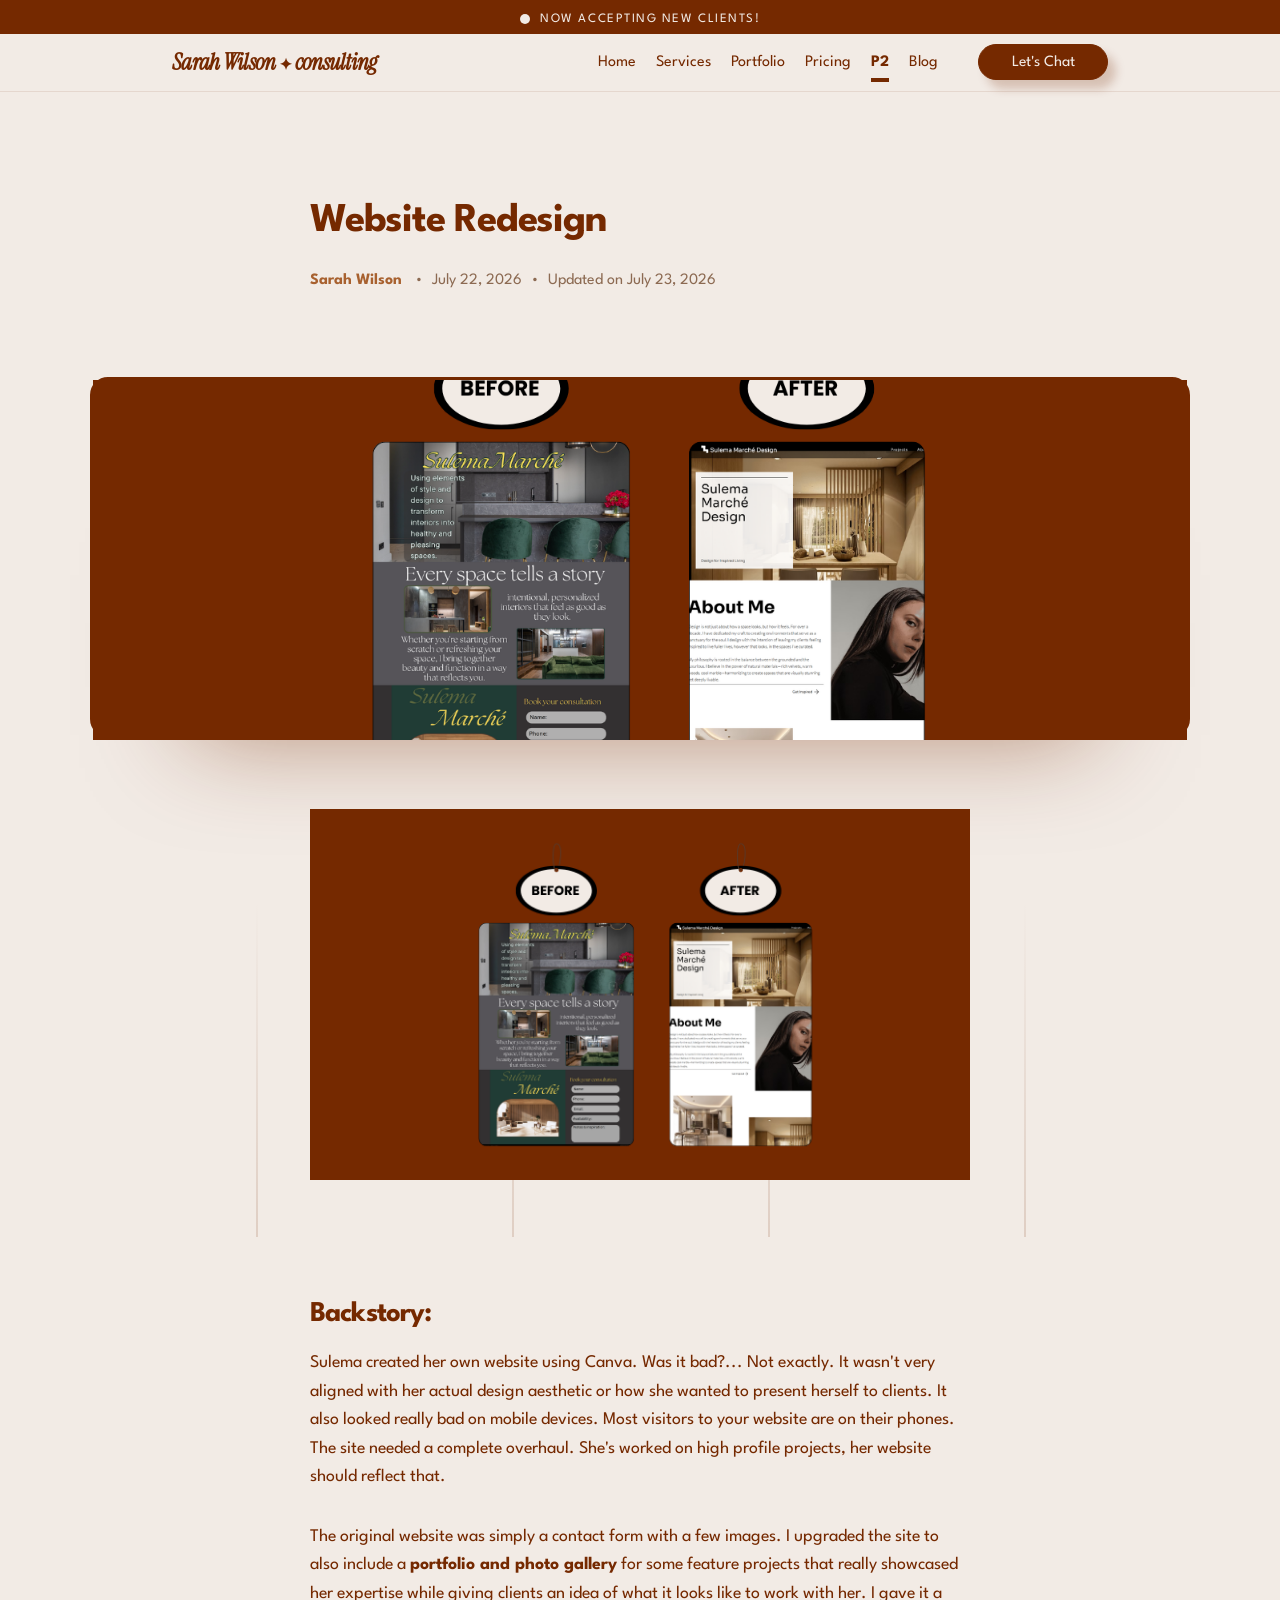
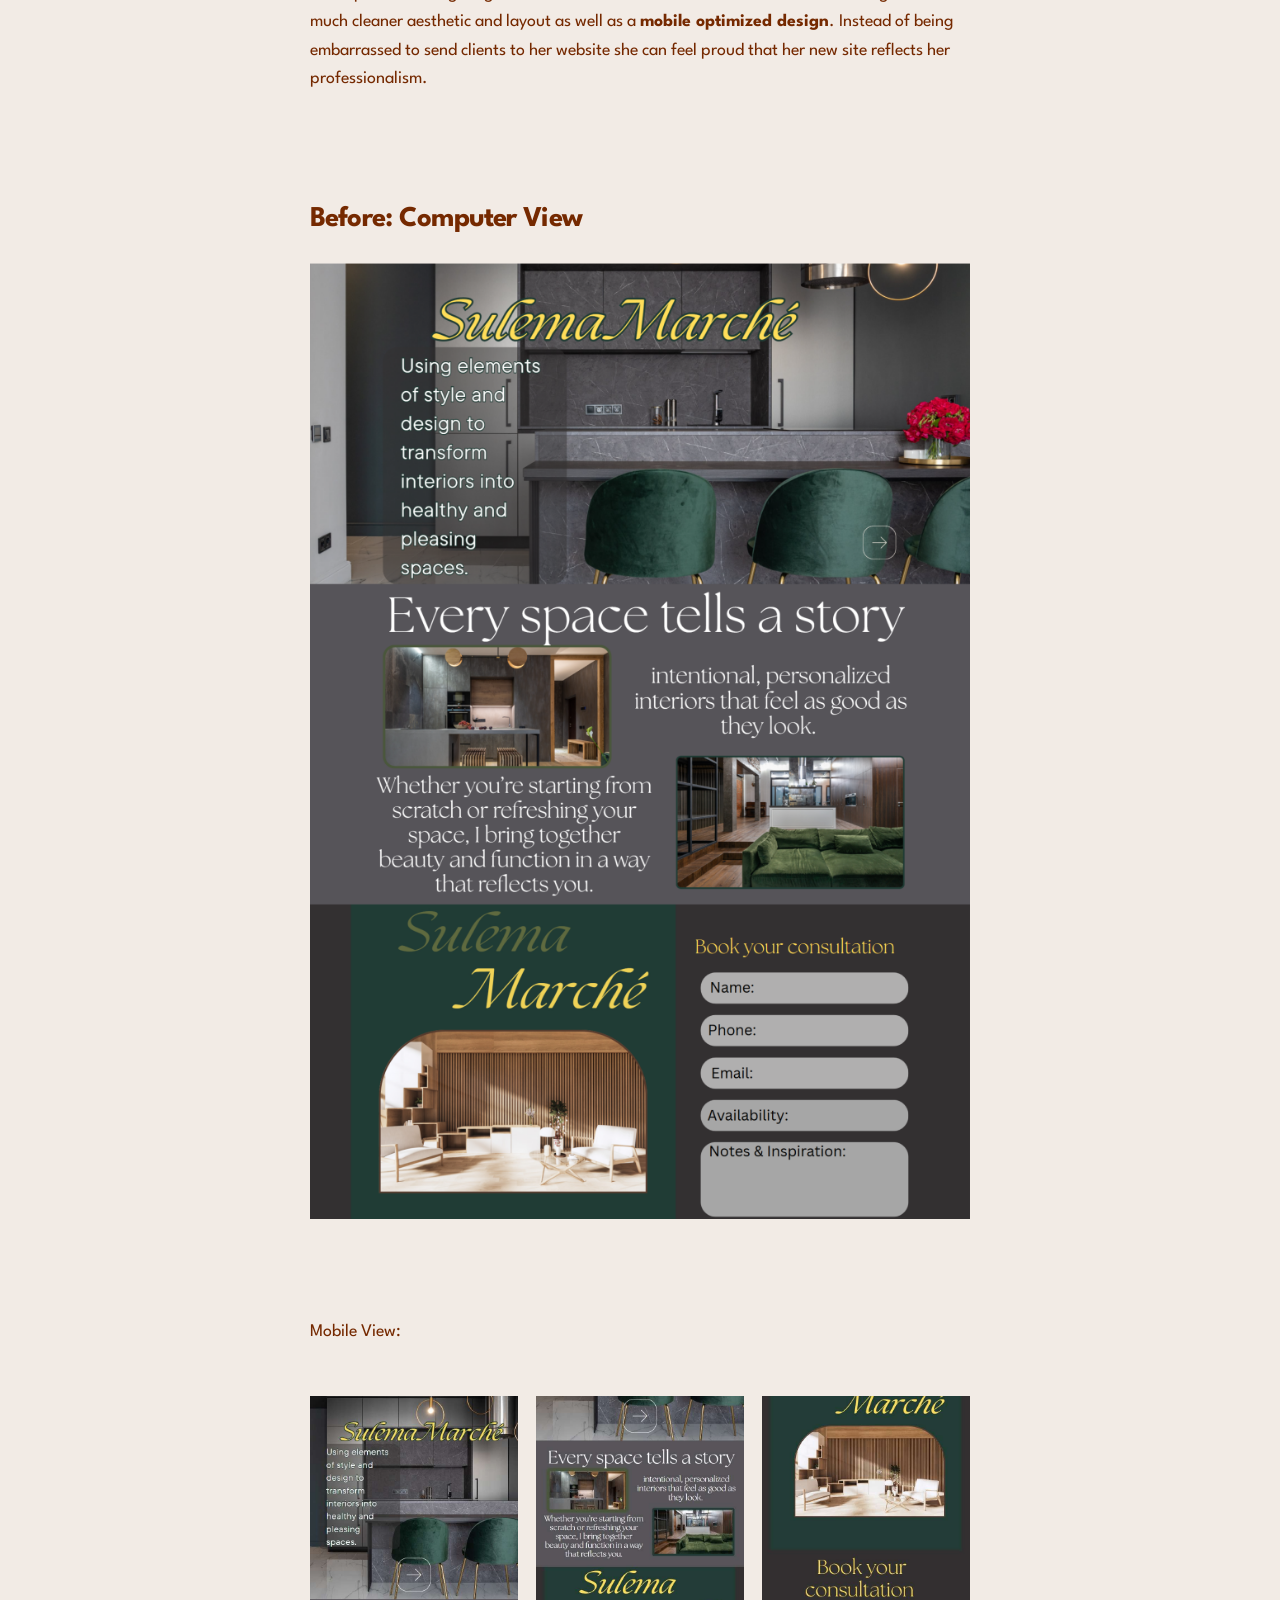
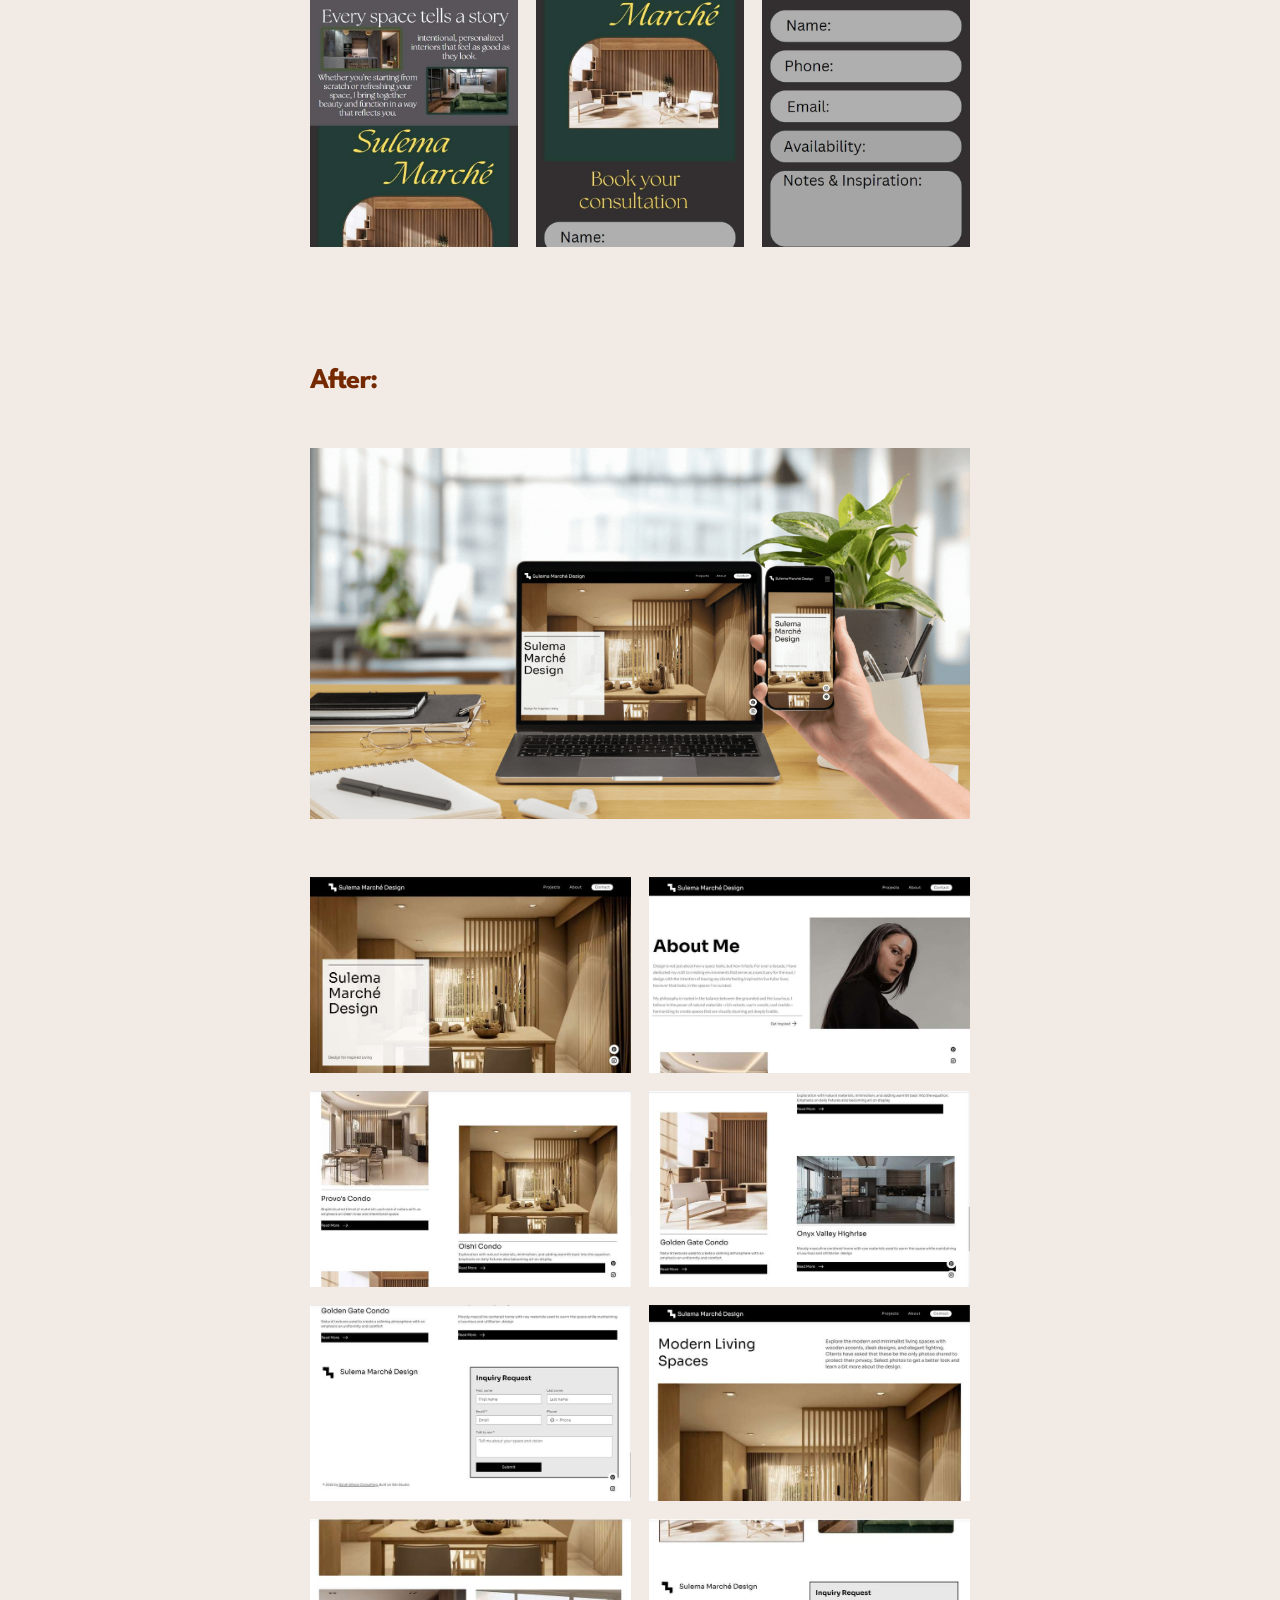
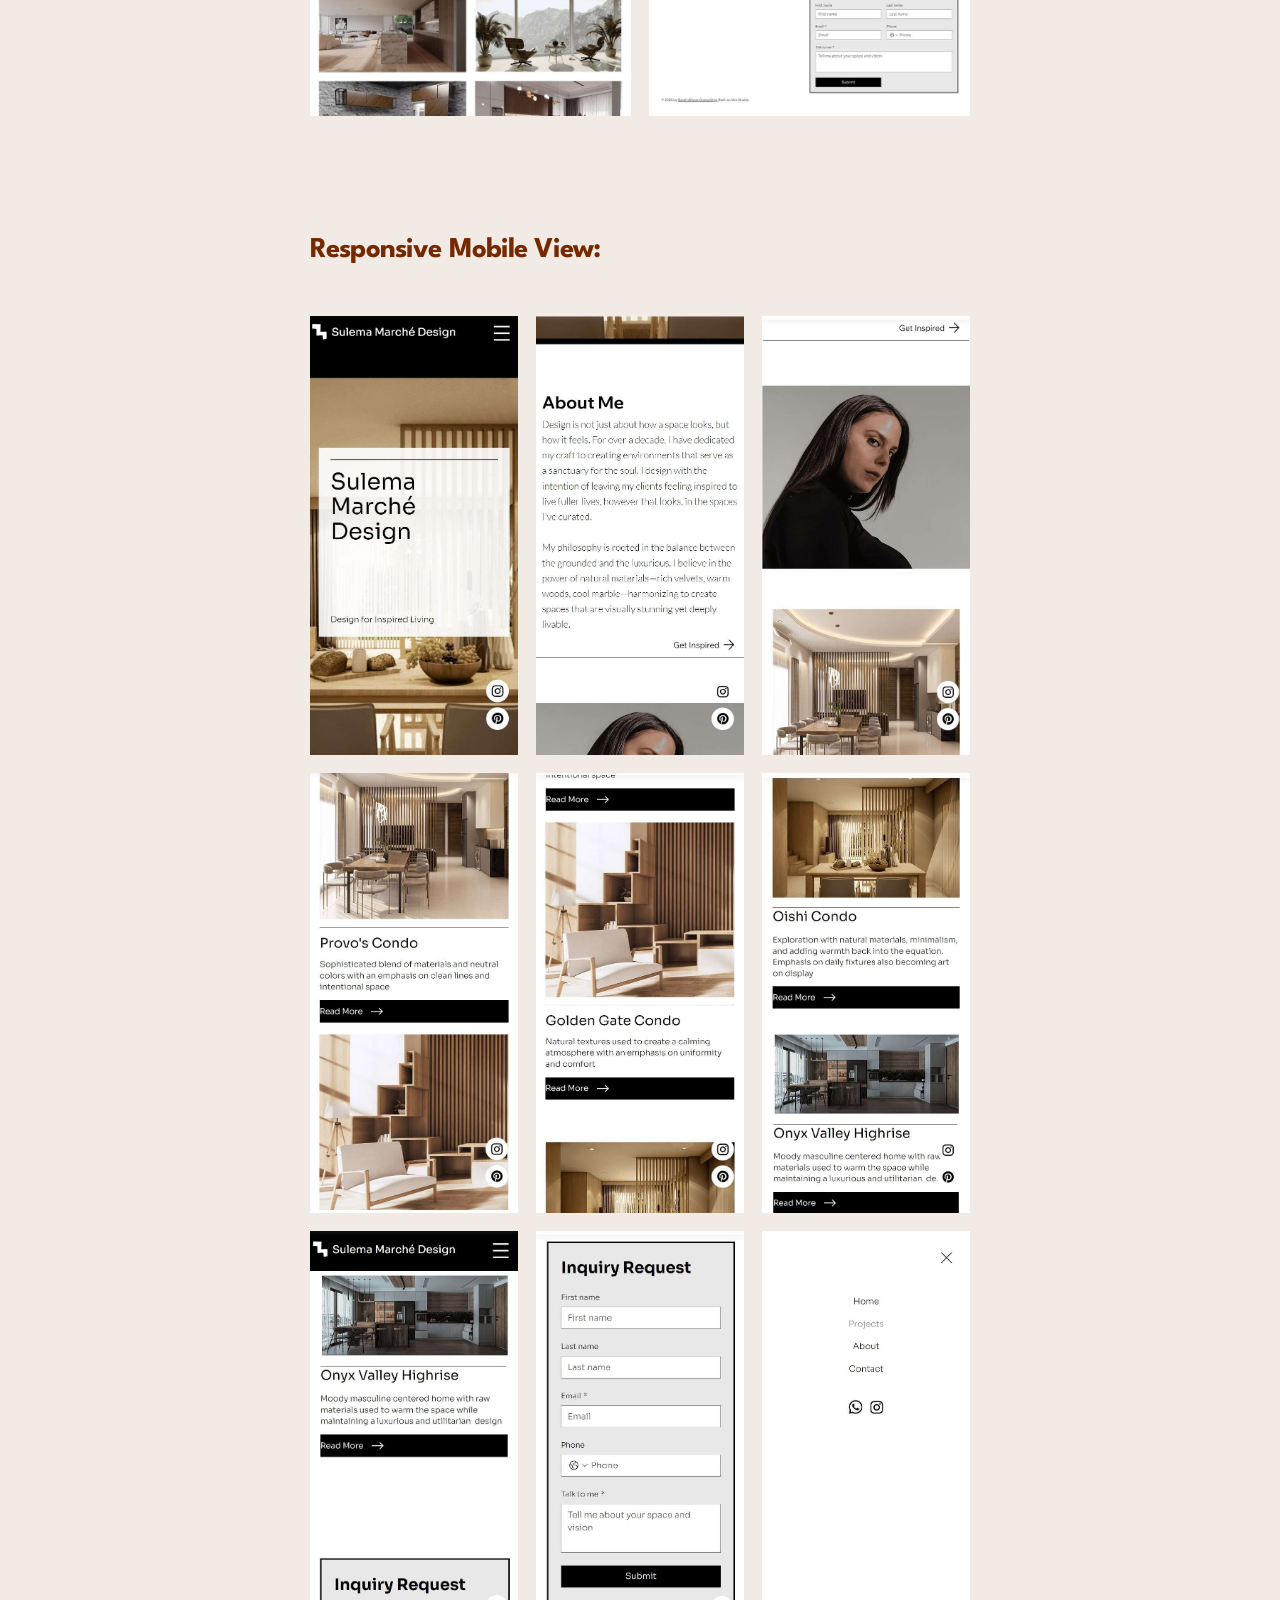
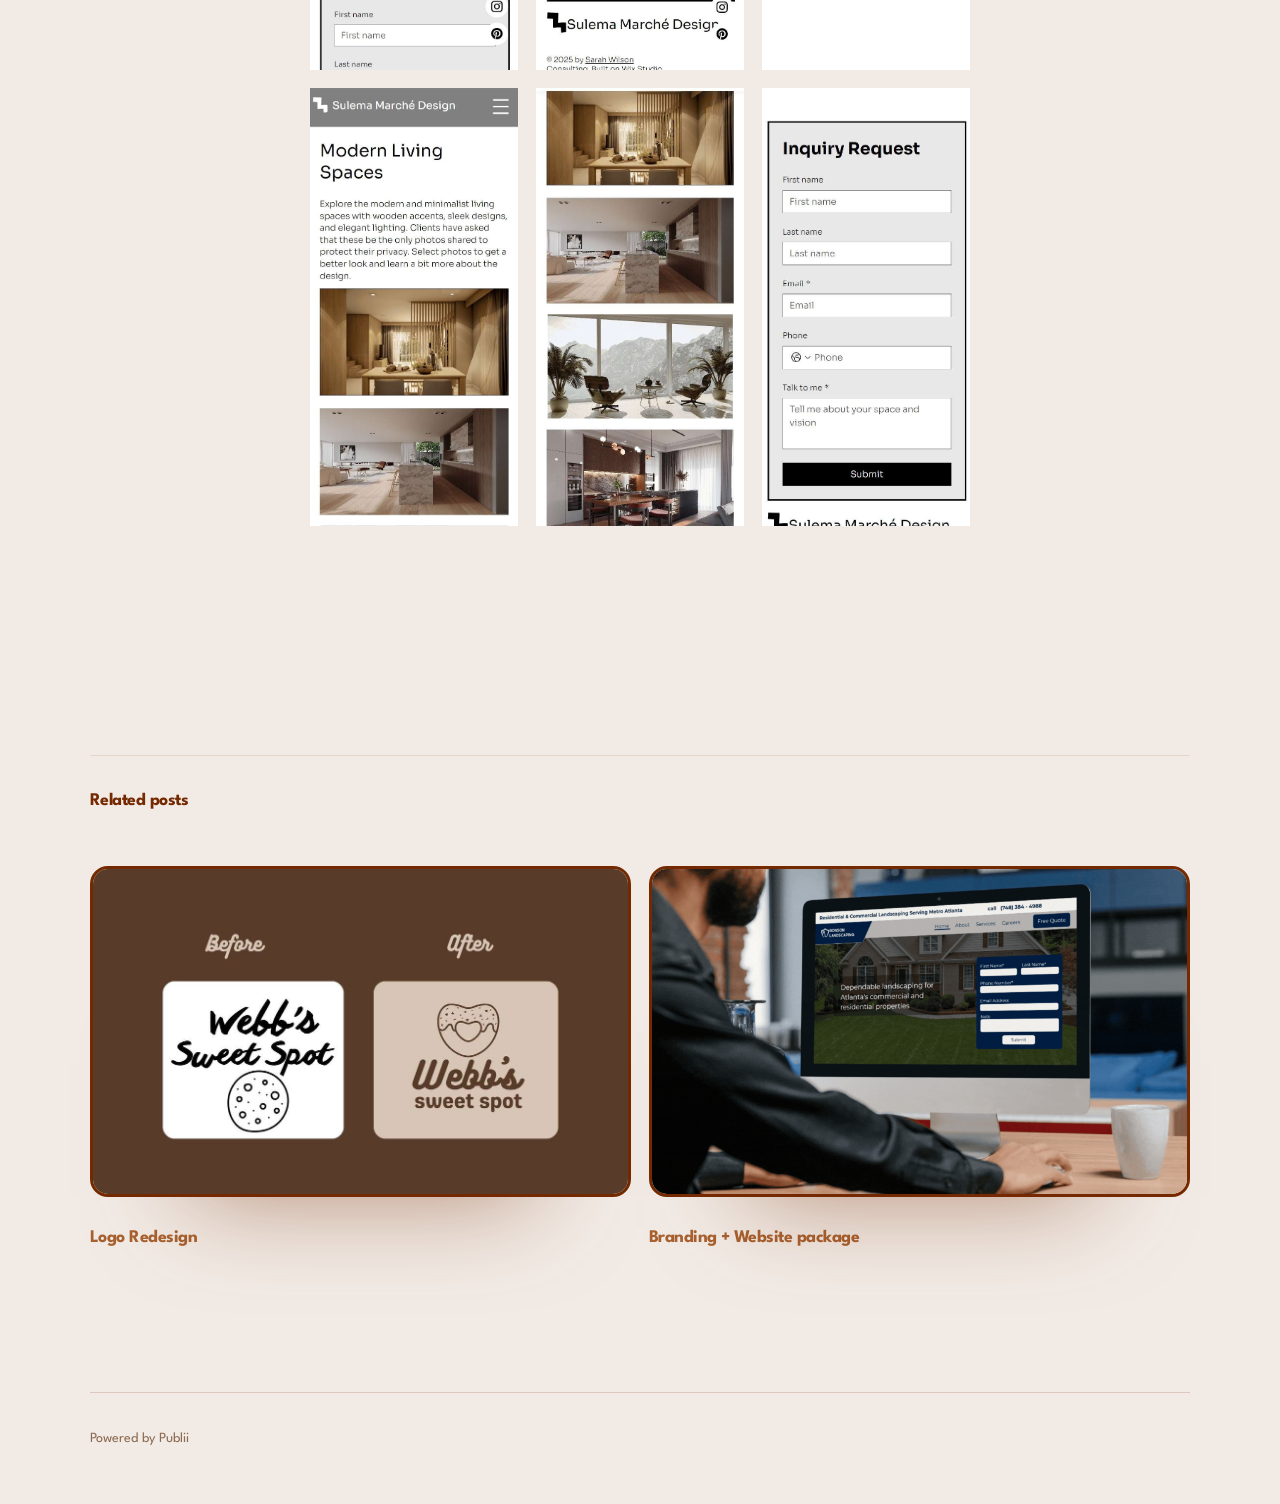
<file: website-redesign.html>
<!DOCTYPE html><html lang="en-us"><head><meta charset="utf-8"><meta http-equiv="X-UA-Compatible" content="IE=edge"><meta name="viewport" content="width=device-width,initial-scale=1"><title>Website Redesign - Portfolio</title><meta name="description" content="Sulema created her own website using Canva. Was it bad?... Not exactly. It wasn&#x27;t very aligned with her actual design&amp;hellip;"><meta name="generator" content="Publii Open-Source CMS for Static Site"><meta name="theme-color" content="#17181E" media="(prefers-color-scheme: dark)"><meta name="theme-color" content="#D73A42" media="(prefers-color-scheme: light)"><meta name="msapplication-navbutton-color" content="#D73A42"><meta name="apple-mobile-web-app-status-bar-style" content="#D73A42"><link rel="canonical" href="https://sarahwilsonconsulting.github.io/publiiportfolio/website-redesign.html"><link rel="alternate" type="application/atom+xml" href="https://sarahwilsonconsulting.github.io/publiiportfolio/feed.xml" title="Portfolio - RSS"><link rel="alternate" type="application/json" href="https://sarahwilsonconsulting.github.io/publiiportfolio/feed.json" title="Portfolio - JSON"><meta property="og:title" content="Website Redesign"><meta property="og:image" content="https://sarahwilsonconsulting.github.io/publiiportfolio/media/posts/4/Designer-mockup.png"><meta property="og:image:width" content="1366"><meta property="og:image:height" content="768"><meta property="og:site_name" content="Portfolio"><meta property="og:description" content="Sulema created her own website using Canva. Was it bad?... Not exactly. It wasn&#x27;t very aligned with her actual design&amp;hellip;"><meta property="og:url" content="https://sarahwilsonconsulting.github.io/publiiportfolio/website-redesign.html"><meta property="og:type" content="article"><link rel="shortcut icon" href="https://sarahwilsonconsulting.github.io/publiiportfolio/media/website/client-portal-favicon.png" type="image/png"><link rel="shortcut icon" href="https://sarahwilsonconsulting.github.io/publiiportfolio/media/website/client-portal-favicon.png" type="image/png"><link rel="stylesheet" href="https://sarahwilsonconsulting.github.io/publiiportfolio/assets/css/style.css?v&#x3D;a62538bee89a30c55adb0ac371061537"><script type="application/ld+json">{"@context":"http://schema.org","@type":"Article","mainEntityOfPage":{"@type":"WebPage","@id":"https://sarahwilsonconsulting.github.io/publiiportfolio/website-redesign.html"},"headline":"Website Redesign","datePublished":"2026-07-22T13:40-04:00","dateModified":"2026-07-23T17:39-04:00","image":{"@type":"ImageObject","url":"https://sarahwilsonconsulting.github.io/publiiportfolio/media/posts/4/Designer-mockup.png","height":768,"width":1366},"description":"Sulema created her own website using Canva. Was it bad?... Not exactly. It wasn't very aligned with her actual design&hellip;","author":{"@type":"Person","name":"Sarah Wilson","url":"https://sarahwilsonconsulting.github.io/publiiportfolio/authors/sarah-wilson/"},"publisher":{"@type":"Organization","name":"Sarah Wilson"}}</script><noscript><style>img[loading] {
                    opacity: 1;
                }</style></noscript><div class="status-bar"><span class="pulse"></span> <span>Now Accepting New Clients!</span></div><header class="site-header"><div class="site-header-inner"><a class="brand" href="https://www.sarahwilsonconsulting.com/">Sarah Wilson <span>✦</span> consulting</a> <button class="menu-toggle" type="button" aria-expanded="false" aria-controls="primary-menu" aria-label="Open navigation"><span></span> <span></span> <span></span></button><div class="hero-nav-wrap" id="primary-menu"><nav class="hero-nav" aria-label="Primary"><a href="https://www.sarahwilsonconsulting.com/">Home</a> <a href="https://www.sarahwilsonconsulting.com/services.html">Services</a> <a href="https://www.sarahwilsonconsulting.com/portfolio.html">Portfolio</a> <a href="https://www.sarahwilsonconsulting.com/pricing.html">Pricing</a> <a href="/" aria-current="page">P2</a> <a href="/blog/">Blog</a></nav><a href="#tally-open=2EvMQV&tally-emoji-text=👋&tally-emoji-animation=wave" class="button button-solid button-chat">Let's Chat</a></div></div></header><div class="nav-scrim" hidden></div><script>(function () {
  var body = document.body;
  var menuToggle = document.querySelector(".menu-toggle");
  var menuPanel = document.getElementById("primary-menu");
  var navScrim = document.querySelector(".nav-scrim");

  function closeMenu() {
    body.classList.remove("menu-open");
    if (menuToggle) {
      menuToggle.setAttribute("aria-expanded", "false");
      menuToggle.setAttribute("aria-label", "Open navigation");
    }
  }

  if (menuToggle && menuPanel && navScrim) {
    menuToggle.addEventListener("click", function () {
      var isOpen = body.classList.toggle("menu-open");
      menuToggle.setAttribute("aria-expanded", String(isOpen));
      menuToggle.setAttribute("aria-label", isOpen ? "Close navigation" : "Open navigation");
      navScrim.hidden = false;
      if (!isOpen) {
        window.setTimeout(function () {
          if (!body.classList.contains("menu-open")) {
            navScrim.hidden = true;
          }
        }, 220);
      }
    });

    navScrim.addEventListener("click", function () {
      closeMenu();
      window.setTimeout(function () {
        navScrim.hidden = true;
      }, 220);
    });

    menuPanel.querySelectorAll("a").forEach(function (link) {
      link.addEventListener("click", function () {
        closeMenu();
        window.setTimeout(function () {
          navScrim.hidden = true;
        }, 220);
      });
    });
  }
})();</script><link rel="stylesheet" href="https://sarahwilsonconsulting.github.io/publiiportfolio/media/plugins/simpleLightboxGallery/venobox.min.css"></head><body class="post-template lines"><link rel="preconnect" href="https://fonts.googleapis.com"><link rel="preconnect" href="https://fonts.gstatic.com" crossorigin><link href="https://fonts.googleapis.com/css2?family=Instrument+Serif:ital@0;1&family=League+Spartan:wght@400;500;600;700;800&family=Cormorant+Garamond:wght@500;600;700&display=swap" rel="stylesheet"><meta name="theme-color" content="#752900"><script async src="https://tally.so/widgets/embed.js"></script><div class="container lines lines--right"><header class="header"><a href="https://sarahwilsonconsulting.github.io/publiiportfolio/" class="logo">Portfolio</a></header><main class="main post"><article class="content"><header class="content__inner content__header"><h1 class="content__title">Website Redesign</h1><div class="content__meta"><div class="content__meta__left"><a href="https://sarahwilsonconsulting.github.io/publiiportfolio/authors/sarah-wilson/" class="invert content__author" rel="author" title="Sarah Wilson">Sarah Wilson</a></div><div class="content__meta__right"><time datetime="2026-07-22T13:40" class="content__date">July 22, 2026</time><div class="content__updated">Updated on <time datetime="2026-07-22T13:40" class="content__date">July 23, 2026</time></div></div></div></header><figure class="content__featured-image"><div class="content__featured-image__inner is-img-loading"><img src="https://sarahwilsonconsulting.github.io/publiiportfolio/media/posts/4/Designer-mockup.png" srcset="https://sarahwilsonconsulting.github.io/publiiportfolio/media/posts/4/responsive/Designer-mockup-xs.png 384w, https://sarahwilsonconsulting.github.io/publiiportfolio/media/posts/4/responsive/Designer-mockup-sm.png 600w, https://sarahwilsonconsulting.github.io/publiiportfolio/media/posts/4/responsive/Designer-mockup-md.png 768w, https://sarahwilsonconsulting.github.io/publiiportfolio/media/posts/4/responsive/Designer-mockup-lg.png 1200w, https://sarahwilsonconsulting.github.io/publiiportfolio/media/posts/4/responsive/Designer-mockup-xl.png 1600w" sizes="(min-width: 37.5em) 1600px, 80vw" loading="eager" height="768" width="1366" alt=""></div></figure><div class="content__inner"><div class="content__entry"><figure class="post__image"><img loading="lazy" src="https://sarahwilsonconsulting.github.io/publiiportfolio/media/posts/4/Designer-mockup-2.png" alt="" width="1366" height="768" sizes="(min-width: 37.5em) 1600px, 80vw" srcset="https://sarahwilsonconsulting.github.io/publiiportfolio/media/posts/4/responsive/Designer-mockup-2-xs.png 384w, https://sarahwilsonconsulting.github.io/publiiportfolio/media/posts/4/responsive/Designer-mockup-2-sm.png 600w, https://sarahwilsonconsulting.github.io/publiiportfolio/media/posts/4/responsive/Designer-mockup-2-md.png 768w, https://sarahwilsonconsulting.github.io/publiiportfolio/media/posts/4/responsive/Designer-mockup-2-lg.png 1200w, https://sarahwilsonconsulting.github.io/publiiportfolio/media/posts/4/responsive/Designer-mockup-2-xl.png 1600w"></figure><p> </p><h3>Backstory:</h3><p>Sulema created her own website using Canva. Was it bad?... Not exactly. It wasn't very aligned with her actual design aesthetic or how she wanted to present herself to clients. It also looked really bad on mobile devices. Most visitors to your website are on their phones. The site needed a complete overhaul. <span style="font-size: inherit;">She's worked on high profile projects, her website should reflect that.</span></p><p>The original website was simply a contact form with a few images. I upgraded the site to also include a <strong>portfolio and photo gallery</strong> for some feature projects that really showcased her expertise while giving clients an idea of what it looks like to work with her. I gave it a much cleaner aesthetic and layout as well as a <strong>mobile optimized design</strong>. Instead of being embarrassed to send clients to her website she can feel proud that her new site reflects her professionalism. </p><p> </p><h3>Before: Computer View</h3><figure class="post__image"><img loading="lazy" src="https://sarahwilsonconsulting.github.io/publiiportfolio/media/posts/4/sulemamarche-before.png" alt="" width="1600" height="2338" sizes="(min-width: 37.5em) 1600px, 80vw" srcset="https://sarahwilsonconsulting.github.io/publiiportfolio/media/posts/4/responsive/sulemamarche-before-xs.png 384w, https://sarahwilsonconsulting.github.io/publiiportfolio/media/posts/4/responsive/sulemamarche-before-sm.png 600w, https://sarahwilsonconsulting.github.io/publiiportfolio/media/posts/4/responsive/sulemamarche-before-md.png 768w, https://sarahwilsonconsulting.github.io/publiiportfolio/media/posts/4/responsive/sulemamarche-before-lg.png 1200w, https://sarahwilsonconsulting.github.io/publiiportfolio/media/posts/4/responsive/sulemamarche-before-xl.png 1600w"></figure><p> </p><p>Mobile View:</p><div class="gallery-wrapper"><div class="gallery" data-is-empty="false" data-translation="Add images" data-columns="3"><figure class="gallery__item"><a href="https://sarahwilsonconsulting.github.io/publiiportfolio/media/posts/4/gallery/iPhone-17-1784842603373.jpeg" data-size="590x1278" data-gall="galleryGroup-1"><img loading="lazy" src="https://sarahwilsonconsulting.github.io/publiiportfolio/media/posts/4/gallery/iPhone-17-1784842603373-thumbnail.jpeg" alt="" width="590" height="1278"></a></figure><figure class="gallery__item"><a href="https://sarahwilsonconsulting.github.io/publiiportfolio/media/posts/4/gallery/iPhone-17-1784842639725.jpeg" data-size="590x1278" data-gall="galleryGroup-1"><img loading="lazy" src="https://sarahwilsonconsulting.github.io/publiiportfolio/media/posts/4/gallery/iPhone-17-1784842639725-thumbnail.jpeg" alt="" width="590" height="1278"></a></figure><figure class="gallery__item"><a href="https://sarahwilsonconsulting.github.io/publiiportfolio/media/posts/4/gallery/iPhone-17-1784842659521.jpeg" data-size="590x1278" data-gall="galleryGroup-1"><img loading="lazy" src="https://sarahwilsonconsulting.github.io/publiiportfolio/media/posts/4/gallery/iPhone-17-1784842659521-thumbnail.jpeg" alt="" width="590" height="1278"></a></figure></div></div><p> </p><h3>After:</h3><div class="gallery-wrapper"><div class="gallery" data-is-empty="false" data-translation="Add images" data-columns="3"><figure class="gallery__item"><a href="https://sarahwilsonconsulting.github.io/publiiportfolio/media/posts/4/gallery/webredesign.gif" data-size="1920x1080" data-gall="galleryGroup-2"><img loading="lazy" src="https://sarahwilsonconsulting.github.io/publiiportfolio/media/posts/4/gallery/webredesign.gif" alt=""></a></figure></div></div><div class="gallery-wrapper"><div class="gallery" data-is-empty="false" data-translation="Add images" data-columns="2"><figure class="gallery__item"><a href="https://sarahwilsonconsulting.github.io/publiiportfolio/media/posts/4/gallery/MacBook-Pro-1784837195391.jpeg" data-size="2133x1303" data-gall="galleryGroup-3"><img loading="lazy" src="https://sarahwilsonconsulting.github.io/publiiportfolio/media/posts/4/gallery/MacBook-Pro-1784837195391-thumbnail.jpeg" alt="" width="768" height="469"></a></figure><figure class="gallery__item"><a href="https://sarahwilsonconsulting.github.io/publiiportfolio/media/posts/4/gallery/MacBook-Pro-1784837215995.jpeg" data-size="2132x1304" data-gall="galleryGroup-3"><img loading="lazy" src="https://sarahwilsonconsulting.github.io/publiiportfolio/media/posts/4/gallery/MacBook-Pro-1784837215995-thumbnail.jpeg" alt="" width="768" height="470"></a></figure><figure class="gallery__item"><a href="https://sarahwilsonconsulting.github.io/publiiportfolio/media/posts/4/gallery/MacBook-Pro-1784837226825.jpeg" data-size="2138x1306" data-gall="galleryGroup-3"><img loading="lazy" src="https://sarahwilsonconsulting.github.io/publiiportfolio/media/posts/4/gallery/MacBook-Pro-1784837226825-thumbnail.jpeg" alt="" width="768" height="469"></a></figure><figure class="gallery__item"><a href="https://sarahwilsonconsulting.github.io/publiiportfolio/media/posts/4/gallery/MacBook-Pro-1784837240980.jpeg" data-size="2145x1311" data-gall="galleryGroup-3"><img loading="lazy" src="https://sarahwilsonconsulting.github.io/publiiportfolio/media/posts/4/gallery/MacBook-Pro-1784837240980-thumbnail.jpeg" alt="" width="768" height="469"></a></figure><figure class="gallery__item"><a href="https://sarahwilsonconsulting.github.io/publiiportfolio/media/posts/4/gallery/MacBook-Pro-1784837250003.jpeg" data-size="2142x1307" data-gall="galleryGroup-3"><img loading="lazy" src="https://sarahwilsonconsulting.github.io/publiiportfolio/media/posts/4/gallery/MacBook-Pro-1784837250003-thumbnail.jpeg" alt="" width="768" height="469"></a></figure><figure class="gallery__item"><a href="https://sarahwilsonconsulting.github.io/publiiportfolio/media/posts/4/gallery/MacBook-Pro-1784838726215.jpeg" data-size="2136x1301" data-gall="galleryGroup-3"><img loading="lazy" src="https://sarahwilsonconsulting.github.io/publiiportfolio/media/posts/4/gallery/MacBook-Pro-1784838726215-thumbnail.jpeg" alt="" width="768" height="468"></a></figure><figure class="gallery__item"><a href="https://sarahwilsonconsulting.github.io/publiiportfolio/media/posts/4/gallery/MacBook-Pro-1784838732783.jpeg" data-size="2135x1307" data-gall="galleryGroup-3"><img loading="lazy" src="https://sarahwilsonconsulting.github.io/publiiportfolio/media/posts/4/gallery/MacBook-Pro-1784838732783-thumbnail.jpeg" alt="" width="768" height="470"></a></figure><figure class="gallery__item"><a href="https://sarahwilsonconsulting.github.io/publiiportfolio/media/posts/4/gallery/MacBook-Pro-1784838751145.jpeg" data-size="2135x1310" data-gall="galleryGroup-3"><img loading="lazy" src="https://sarahwilsonconsulting.github.io/publiiportfolio/media/posts/4/gallery/MacBook-Pro-1784838751145-thumbnail.jpeg" alt="" width="768" height="471"></a></figure></div></div><p> </p><h3>Responsive Mobile View:</h3><div class="gallery-wrapper"><div class="gallery" data-is-empty="false" data-translation="Add images" data-columns="3"><figure class="gallery__item"><a href="https://sarahwilsonconsulting.github.io/publiiportfolio/media/posts/4/gallery/iPhone-17-1784837376734.jpeg" data-size="589x1223" data-gall="galleryGroup-4"><img loading="lazy" src="https://sarahwilsonconsulting.github.io/publiiportfolio/media/posts/4/gallery/iPhone-17-1784837376734-thumbnail.jpeg" alt="" width="589" height="1223"></a></figure><figure class="gallery__item"><a href="https://sarahwilsonconsulting.github.io/publiiportfolio/media/posts/4/gallery/iPhone-17-1784837391590.jpeg" data-size="589x1233" data-gall="galleryGroup-4"><img loading="lazy" src="https://sarahwilsonconsulting.github.io/publiiportfolio/media/posts/4/gallery/iPhone-17-1784837391590-thumbnail.jpeg" alt="" width="589" height="1233"></a></figure><figure class="gallery__item"><a href="https://sarahwilsonconsulting.github.io/publiiportfolio/media/posts/4/gallery/iPhone-17-1784837398043.jpeg" data-size="590x1243" data-gall="galleryGroup-4"><img loading="lazy" src="https://sarahwilsonconsulting.github.io/publiiportfolio/media/posts/4/gallery/iPhone-17-1784837398043-thumbnail.jpeg" alt="" width="590" height="1243"></a></figure><figure class="gallery__item"><a href="https://sarahwilsonconsulting.github.io/publiiportfolio/media/posts/4/gallery/iPhone-17-1784837407003.jpeg" data-size="589x1232" data-gall="galleryGroup-4"><img loading="lazy" src="https://sarahwilsonconsulting.github.io/publiiportfolio/media/posts/4/gallery/iPhone-17-1784837407003-thumbnail.jpeg" alt="" width="589" height="1232"></a></figure><figure class="gallery__item"><a href="https://sarahwilsonconsulting.github.io/publiiportfolio/media/posts/4/gallery/iPhone-17-1784837412895.jpeg" data-size="589x1239" data-gall="galleryGroup-4"><img loading="lazy" src="https://sarahwilsonconsulting.github.io/publiiportfolio/media/posts/4/gallery/iPhone-17-1784837412895-thumbnail.jpeg" alt="" width="589" height="1239"></a></figure><figure class="gallery__item"><a href="https://sarahwilsonconsulting.github.io/publiiportfolio/media/posts/4/gallery/iPhone-17-1784837417871.jpeg" data-size="589x1246" data-gall="galleryGroup-4"><img loading="lazy" src="https://sarahwilsonconsulting.github.io/publiiportfolio/media/posts/4/gallery/iPhone-17-1784837417871-thumbnail.jpeg" alt="" width="589" height="1246"></a></figure><figure class="gallery__item"><a href="https://sarahwilsonconsulting.github.io/publiiportfolio/media/posts/4/gallery/iPhone-17-1784837433002.jpeg" data-size="589x1230" data-gall="galleryGroup-4"><img loading="lazy" src="https://sarahwilsonconsulting.github.io/publiiportfolio/media/posts/4/gallery/iPhone-17-1784837433002-thumbnail.jpeg" alt="" width="589" height="1230"></a></figure><figure class="gallery__item"><a href="https://sarahwilsonconsulting.github.io/publiiportfolio/media/posts/4/gallery/iPhone-17-1784837447540.jpeg" data-size="589x1243" data-gall="galleryGroup-4"><img loading="lazy" src="https://sarahwilsonconsulting.github.io/publiiportfolio/media/posts/4/gallery/iPhone-17-1784837447540-thumbnail.jpeg" alt="" width="589" height="1243"></a></figure><figure class="gallery__item"><a href="https://sarahwilsonconsulting.github.io/publiiportfolio/media/posts/4/gallery/iPhone-17-1784837455941.jpeg" data-size="589x1242" data-gall="galleryGroup-4"><img loading="lazy" src="https://sarahwilsonconsulting.github.io/publiiportfolio/media/posts/4/gallery/iPhone-17-1784837455941-thumbnail.jpeg" alt="" width="589" height="1242"></a></figure><figure class="gallery__item"><a href="https://sarahwilsonconsulting.github.io/publiiportfolio/media/posts/4/gallery/iPhone-17-1784838666899.jpeg" data-size="589x1228" data-gall="galleryGroup-4"><img loading="lazy" src="https://sarahwilsonconsulting.github.io/publiiportfolio/media/posts/4/gallery/iPhone-17-1784838666899-thumbnail.jpeg" alt="" width="589" height="1228"></a></figure><figure class="gallery__item"><a href="https://sarahwilsonconsulting.github.io/publiiportfolio/media/posts/4/gallery/iPhone-17-1784838675862.jpeg" data-size="589x1240" data-gall="galleryGroup-4"><img loading="lazy" src="https://sarahwilsonconsulting.github.io/publiiportfolio/media/posts/4/gallery/iPhone-17-1784838675862-thumbnail.jpeg" alt="" width="589" height="1240"></a></figure><figure class="gallery__item"><a href="https://sarahwilsonconsulting.github.io/publiiportfolio/media/posts/4/gallery/iPhone-17-1784838689204.jpeg" data-size="589x1175" data-gall="galleryGroup-4"><img loading="lazy" src="https://sarahwilsonconsulting.github.io/publiiportfolio/media/posts/4/gallery/iPhone-17-1784838689204-thumbnail.jpeg" alt="" width="589" height="1175"></a></figure></div></div><p> </p></div><footer class="content__footer"><div class="content__tag-share"><div class="content__share"></div></div></footer></div></article><div class="content__related"><h3 class="content__related__title">Related posts</h3><div class="l-grid l-grid--2"><article class="c-card"><div class="c-card__wrapper"><figure class="c-card__image is-img-loading"><img src="https://sarahwilsonconsulting.github.io/publiiportfolio/media/posts/3/before-after.jpg" srcset="https://sarahwilsonconsulting.github.io/publiiportfolio/media/posts/3/responsive/before-after-xs.jpg 384w, https://sarahwilsonconsulting.github.io/publiiportfolio/media/posts/3/responsive/before-after-sm.jpg 600w, https://sarahwilsonconsulting.github.io/publiiportfolio/media/posts/3/responsive/before-after-md.jpg 768w, https://sarahwilsonconsulting.github.io/publiiportfolio/media/posts/3/responsive/before-after-lg.jpg 1200w" sizes="(min-width: 37.5em) 80vw, 50vw" loading="lazy" height="1080" width="1920" alt=""></figure><div class="c-card__content"><header><h2 class="c-card__title"><a href="https://sarahwilsonconsulting.github.io/publiiportfolio/logo-redesign.html" class="invert">Logo Redesign</a></h2></header><footer class="c-card__meta"></footer></div></div></article><article class="c-card"><div class="c-card__wrapper"><figure class="c-card__image is-img-loading"><img src="https://sarahwilsonconsulting.github.io/publiiportfolio/media/posts/2/Untitled-design.gif" loading="lazy" height="1080" width="1920" alt=""></figure><div class="c-card__content"><header><h2 class="c-card__title"><a href="https://sarahwilsonconsulting.github.io/publiiportfolio/lawncare-service-booking-site.html" class="invert">Branding + Website package</a></h2></header><footer class="c-card__meta"></footer></div></div></article></div></div></main><footer class="footer"><div class="footer__left"><div class="footer__copy">Powered by Publii</div></div><button onclick="backToTopFunction()" id="backToTop" class="footer__bttop" aria-label="Back to top" title="Back to top"><svg><use xlink:href="https://sarahwilsonconsulting.github.io/publiiportfolio/assets/svg/svg-map.svg#toparrow"/></svg></button></footer></div><script>window.publiiThemeMenuConfig = { mobileMenuMode: 'sidebar', animationSpeed: 300, submenuWidth: 'auto', doubleClickTime: 500, mobileMenuExpandableSubmenus: true, relatedContainerForOverlayMenuSelector: '.navbar', };</script><script defer="defer" src="https://sarahwilsonconsulting.github.io/publiiportfolio/assets/js/scripts.min.js?v&#x3D;628f9b14187b480516b6c7f8be1e7585"></script><script>function publiiDetectLoadedImages () {
         var images = document.querySelectorAll('img[loading]:not(.is-loaded)');
         for (var i = 0; i < images.length; i++) {
            if (images[i].complete) {
               images[i].classList.add('is-loaded');
               images[i].parentNode.classList.remove('is-img-loading');
            } else {
               images[i].addEventListener('load', function () {
                  this.classList.add('is-loaded');
                  this.parentNode.classList.remove('is-img-loading');
               }, false);
            }
         }
      }
      publiiDetectLoadedImages();</script><script defer="defer" src="https://sarahwilsonconsulting.github.io/publiiportfolio/media/plugins/simpleLightboxGallery/venobox.min.js"></script><script type="text/javascript">document.addEventListener("DOMContentLoaded", () => {
						 try {
							  if (typeof VenoBox !== 'undefined') {
									new VenoBox({
										 selector: '.gallery__item a',
titleattr: 'data-title',
bgcolor: 'rgba(38, 40, 44, 1)',
fitView: true,
infinigall: true,
maxWidth: '100%',
navigation: true,
navKeyboard: true,
navTouch: true,
navSpeed: 300,
numeration: true,
overlayClose: true,
overlayColor: 'rgba(0,0,0,0.8)',
share: true,
shareStyle: 'pill',
spinColor: '#d2d2d2',
spinner: 'pulse',
titlePosition: 'top',
titleStyle: 'transparent',
toolsBackground: '#1C1C1C',
toolsColor: '#d2d2d2',
initialScale: 0.9,
transitionSpeed: 200
									});
							  } else {
									console.error("VenoBox script not loaded.");
							  }
						 } catch (error) {
							  console.error("Failed to initialize VenoBox:", error);
						 }
					});</script><script>(function() {
			var originalTitle = document.title;
			var timeout;
			document.addEventListener("visibilitychange", function() {
				if (document.hidden) {
					document.title = "👀 We miss you! Come back!";
				} else {
					clearTimeout(timeout);
					document.title = "🎉 Welcome back!";
							setTimeout(function() {
								document.title = originalTitle;
							}, 2000);
				}
			});
		})();</script></body></html>
</file>
